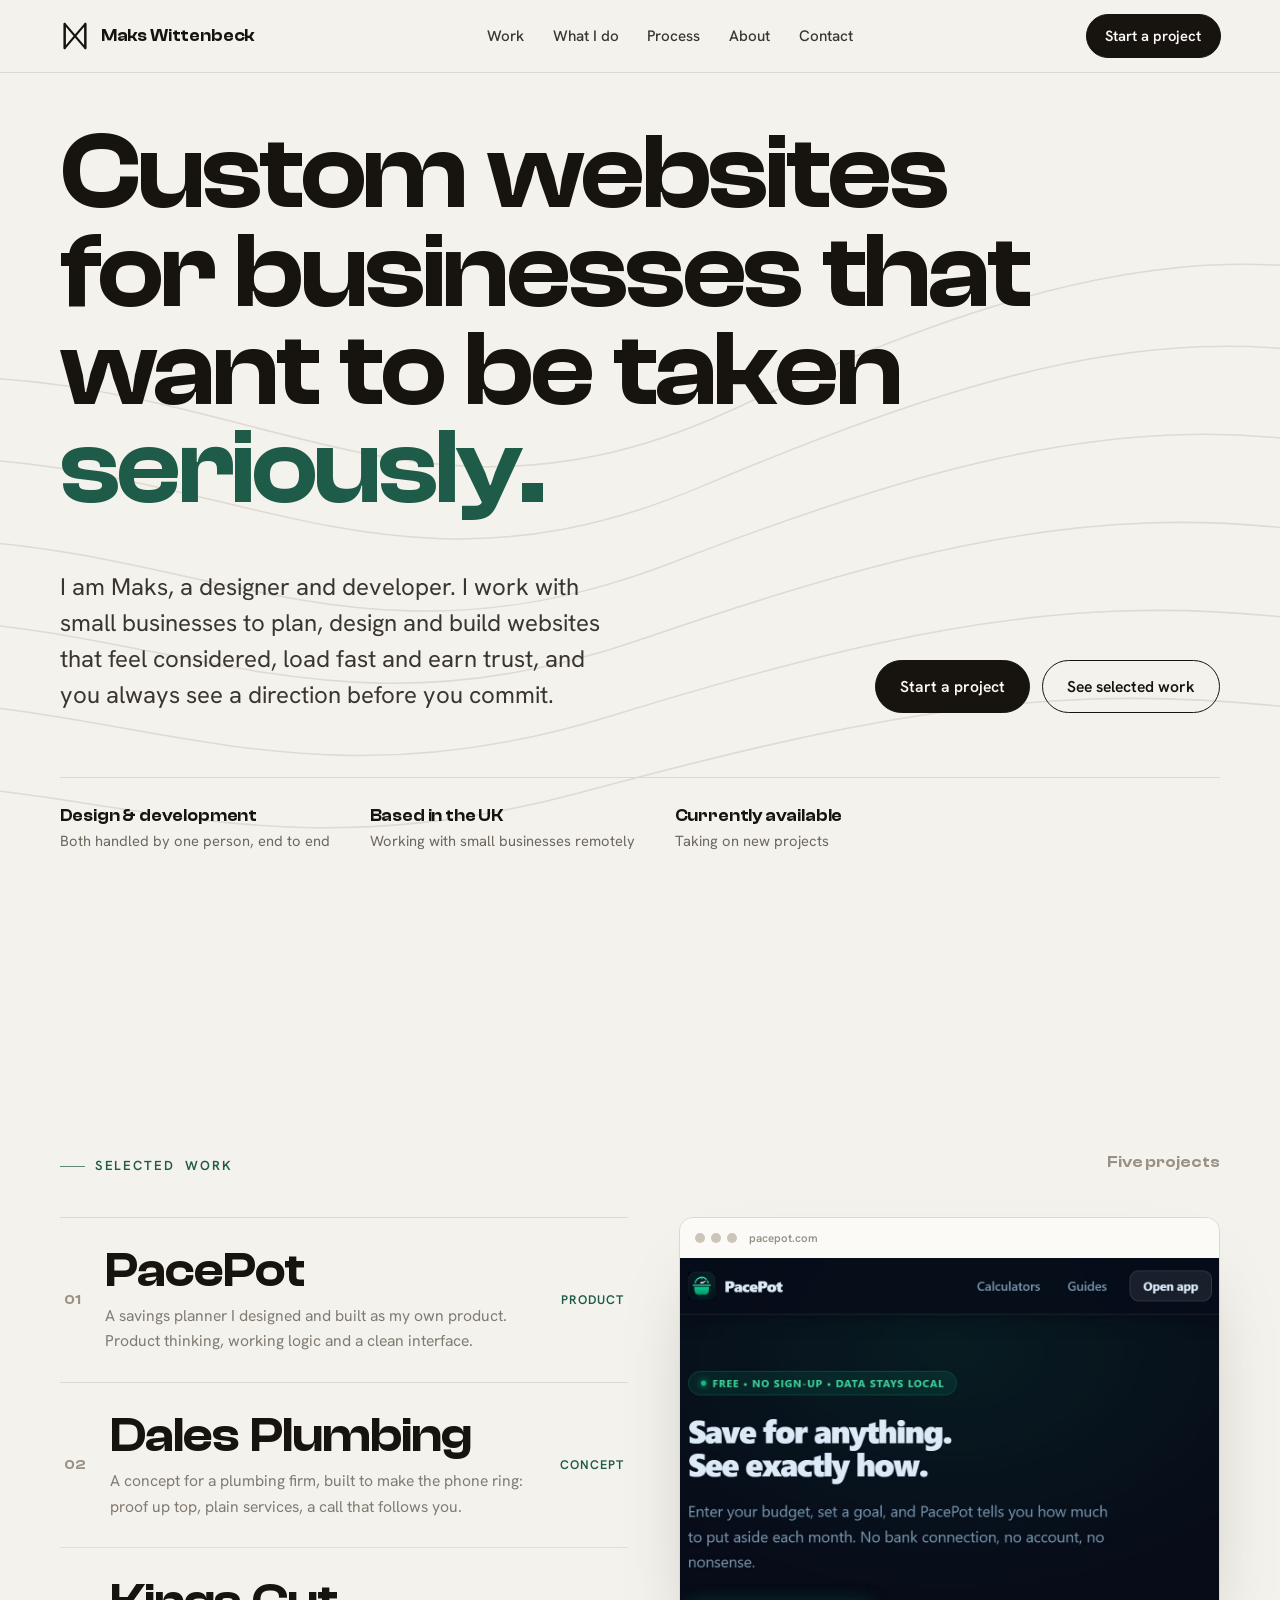
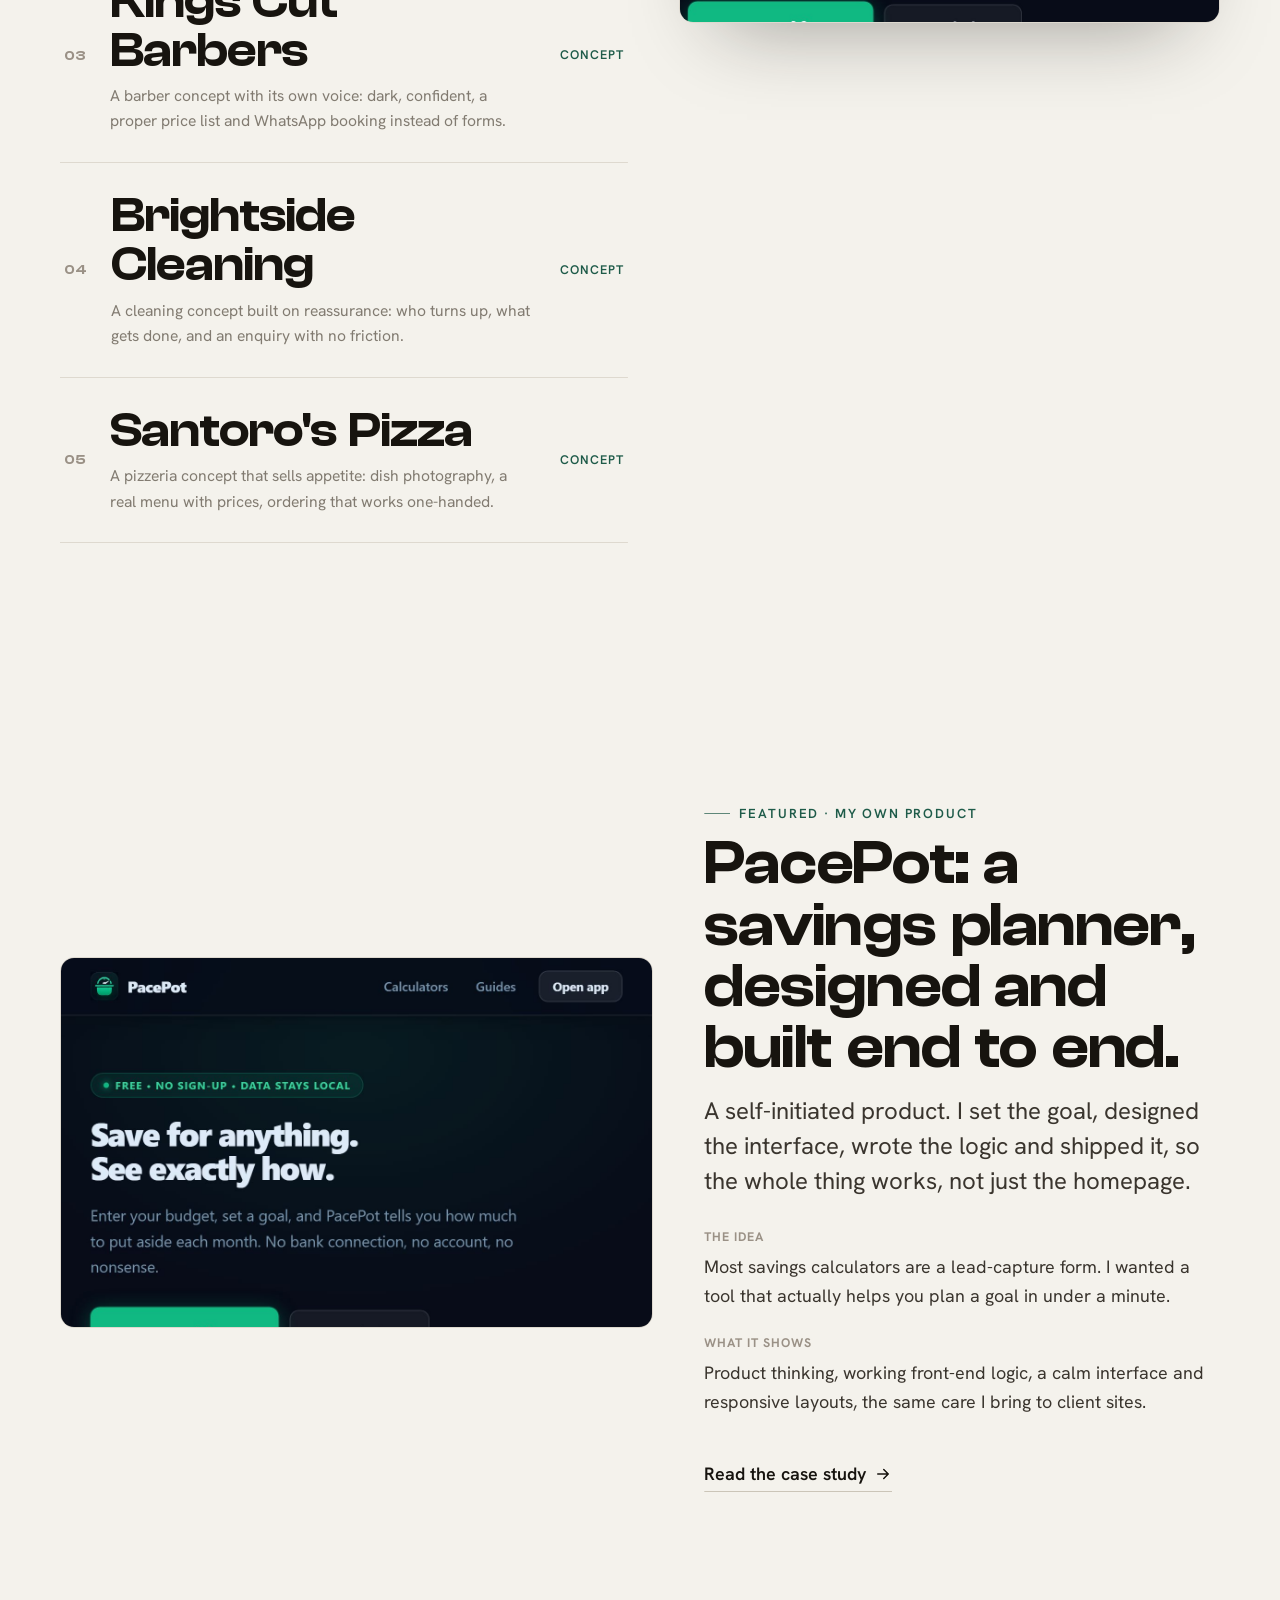
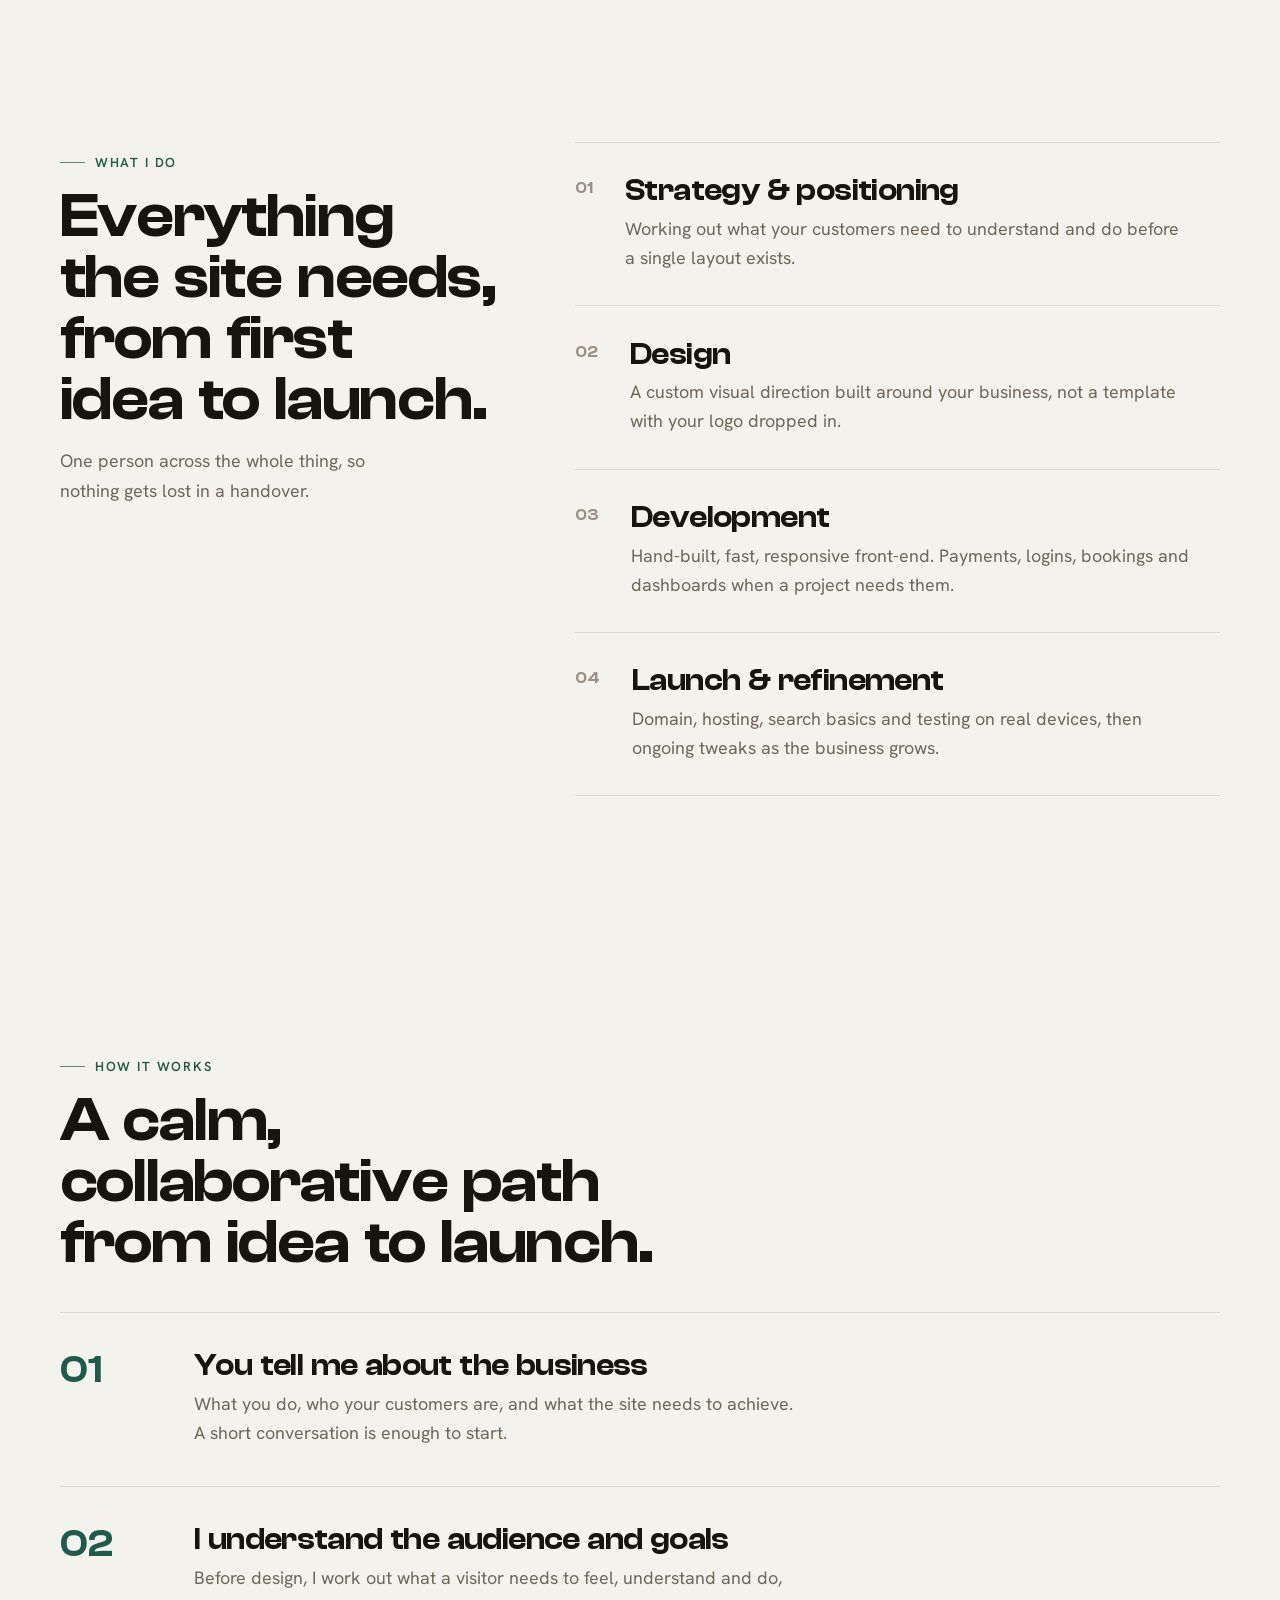
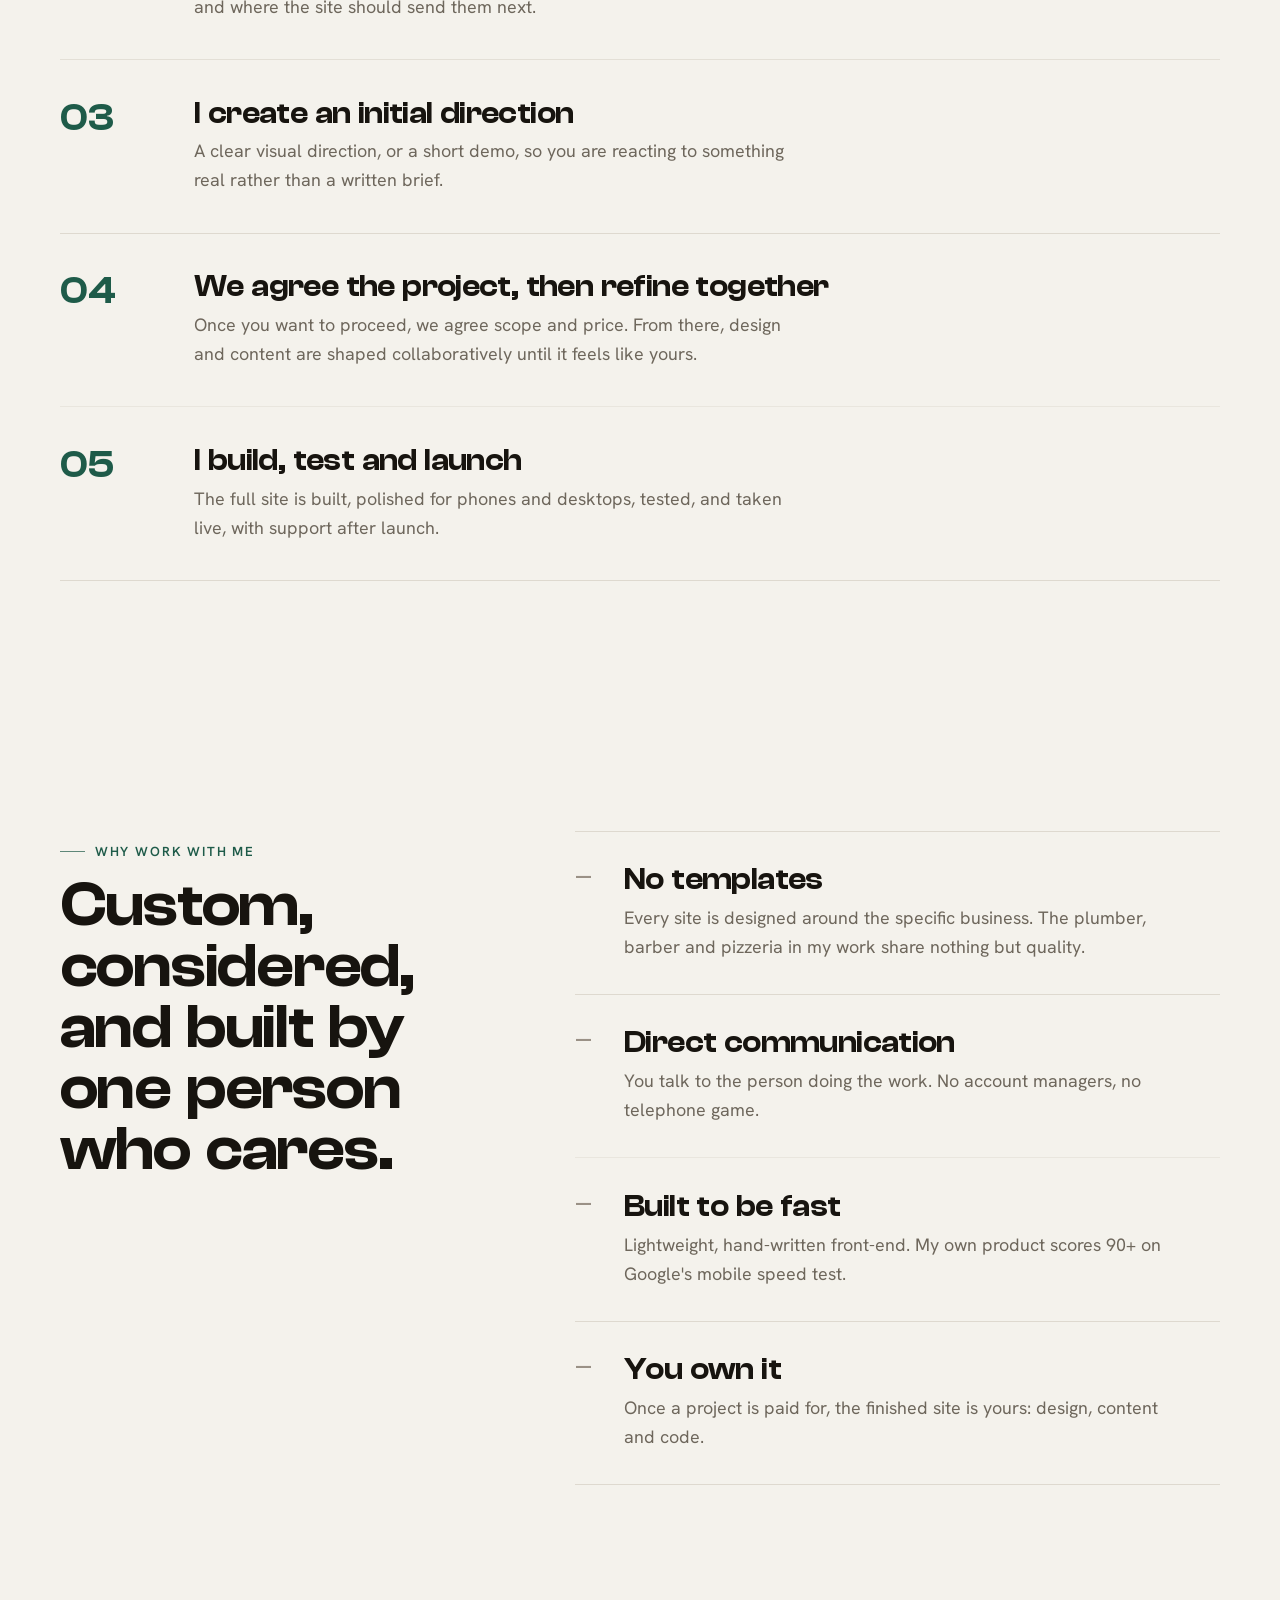
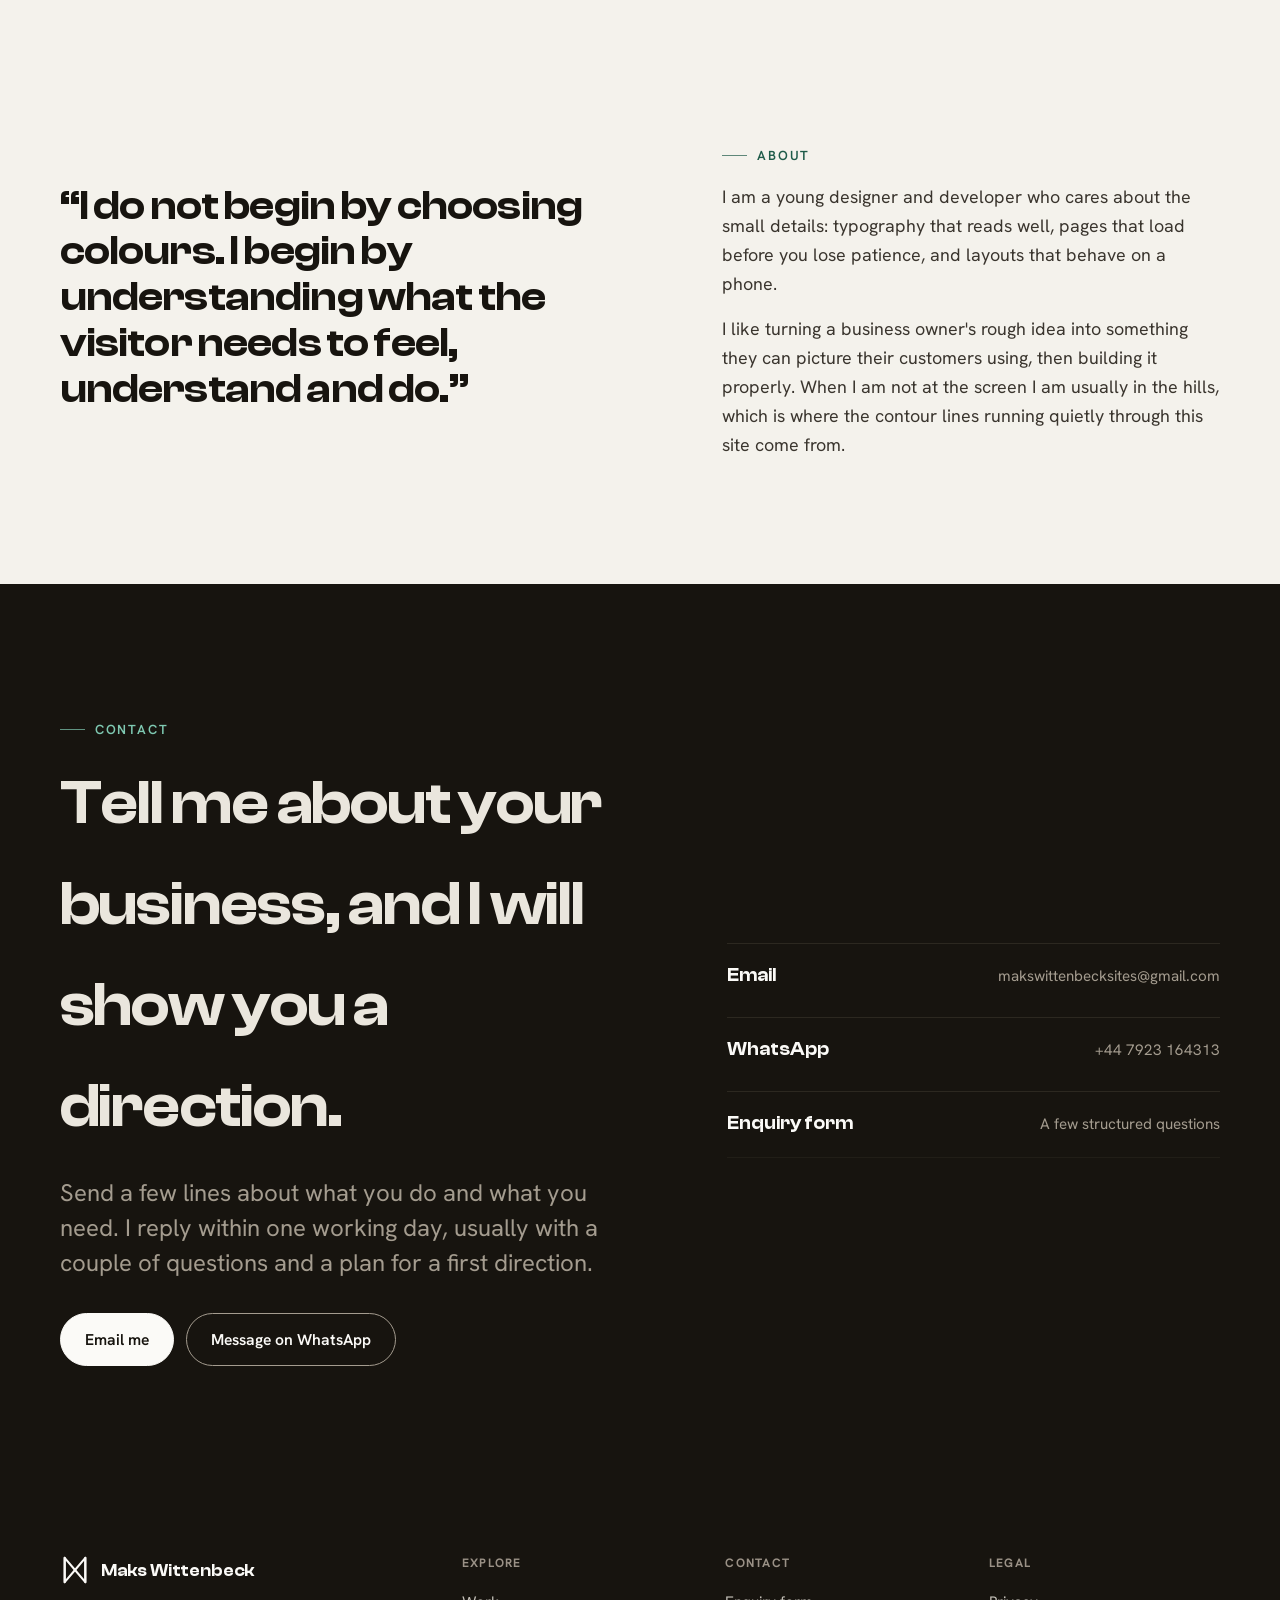
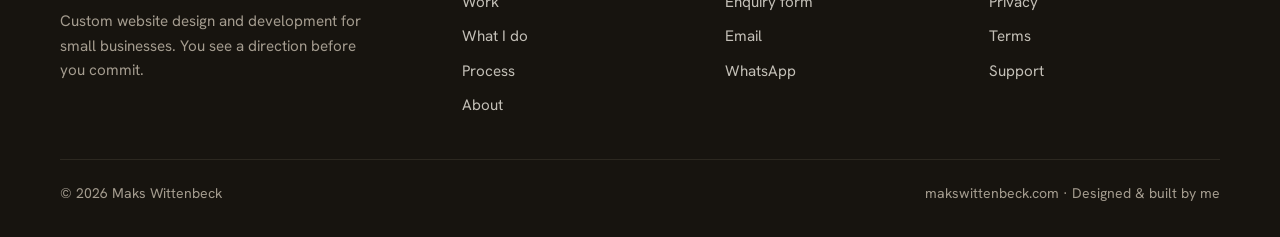
<file: index.html>
<!DOCTYPE html>
<html lang="en">
  <head>
    <meta charset="UTF-8" />
    <meta name="viewport" content="width=device-width, initial-scale=1.0" />
    <title>Maks Wittenbeck — Website Design &amp; Development for Small Businesses</title>
    <meta
      name="description"
      content="Maks Wittenbeck designs and builds custom websites for small businesses. You see a direction before you commit. Selected work, a clear process, and honest case studies."
    />
    <link rel="canonical" href="https://makswittenbeck.com/" />
    <meta property="og:title" content="Maks Wittenbeck — Website Design &amp; Development for Small Businesses" />
    <meta property="og:description" content="Custom websites for small businesses. You see a direction before you commit." />
    <meta property="og:type" content="website" />
    <meta property="og:url" content="https://makswittenbeck.com/" />
    <meta property="og:image" content="https://makswittenbeck.com/assets/social-preview.png" />
    <meta name="twitter:card" content="summary_large_image" />
    <meta name="twitter:title" content="Maks Wittenbeck — Website Design &amp; Development for Small Businesses" />
    <meta name="twitter:description" content="Custom websites for small businesses. You see a direction before you commit." />
    <meta name="theme-color" content="#f4f2ec" />
    <link rel="icon" href="/assets/favicon.svg" type="image/svg+xml" />
    <link rel="preload" href="/assets/fonts/clash-display-600.woff2" as="font" type="font/woff2" crossorigin />
    <link rel="preload" href="/assets/fonts/hanken-variable.woff2" as="font" type="font/woff2" crossorigin />
    <link rel="stylesheet" href="/styles.css" />
    <script type="application/ld+json">
      {
        "@context": "https://schema.org",
        "@type": "Person",
        "name": "Maks Wittenbeck",
        "jobTitle": "Website Designer and Developer",
        "email": "mailto:makswittenbecksites@gmail.com",
        "url": "https://makswittenbeck.com/",
        "knowsAbout": ["Web design", "Web development", "Responsive design", "Small business websites"]
      }
    </script>
  </head>
  <body>
    <a class="skip-link" href="#main">Skip to content</a>

    <header class="site-header">
      <div class="shell nav">
        <a class="brand" href="/" aria-label="Maks Wittenbeck home">
          <span class="brand-dot" aria-hidden="true"><svg viewBox="0 0 32 34" fill="none" stroke="currentColor" stroke-width="2.2" stroke-linecap="round" stroke-linejoin="round"><path d="M5 30V4l11 13L27 4v26"/><path d="M5 4v26l11-13 11 13V4"/></svg></span>
          <span>Maks Wittenbeck</span>
        </a>
        <nav class="nav-links" id="nav-links" aria-label="Primary">
          <a href="#work">Work</a>
          <a href="#services">What I do</a>
          <a href="#process">Process</a>
          <a href="#about">About</a>
          <a href="#contact">Contact</a>
        </nav>
        <div class="nav-actions">
          <a class="btn btn--primary btn--sm" href="#contact" data-magnetic>Start a project</a>
          <button class="menu-toggle" type="button" aria-expanded="false" aria-controls="nav-links" aria-label="Toggle menu">
            <span class="menu-toggle__line"></span>
            <span class="menu-toggle__line"></span>
          </button>
        </div>
      </div>
    </header>

    <main id="main">
      <!-- Hero -->
      <section class="hero" data-hero>
        <div class="topo" aria-hidden="true">
          <svg viewBox="0 0 1200 600" preserveAspectRatio="xMidYMid slice">
            <path d="M-50 480 C 200 420 300 540 560 470 S 950 380 1260 460" />
            <path d="M-50 430 C 220 360 320 500 580 420 S 980 320 1260 410" />
            <path d="M-50 380 C 240 300 340 460 600 370 S 1000 260 1260 360" />
            <path d="M-50 330 C 260 240 360 420 620 320 S 1020 200 1260 310" />
            <path d="M-50 280 C 280 180 380 380 640 270 S 1040 140 1260 260" />
            <path d="M-50 230 C 300 120 400 340 660 220 S 1060 90 1260 210" />
          </svg>
        </div>
        <div class="shell hero__inner">
          <h1 class="hero__statement">
            <span class="line"><span class="reveal--line">Custom websites</span></span>
            <span class="line"><span class="reveal--line">for businesses that</span></span>
            <span class="line"><span class="reveal--line">want to be taken</span></span>
            <span class="line"><span class="reveal--line accent">seriously.</span></span>
          </h1>
          <div class="hero__foot reveal">
            <p>
              I am Maks, a designer and developer. I work with small businesses to plan,
              design and build websites that feel considered, load fast and earn trust,
              and you always see a direction before you commit.
            </p>
            <div class="hero__cta">
              <a class="btn btn--primary" href="#contact" data-magnetic>Start a project</a>
              <a class="btn btn--ghost" href="#work">See selected work</a>
            </div>
          </div>
          <dl class="hero__meta reveal">
            <div><b>Design &amp; development</b>Both handled by one person, end to end</div>
            <div><b>Based in the UK</b>Working with small businesses remotely</div>
            <div><b>Currently available</b>Taking on new projects</div>
          </dl>
        </div>
      </section>

      <!-- Selected work: interactive index -->
      <section class="section" id="work">
        <div class="shell">
          <div class="index">
            <div class="index__head reveal">
              <h2><span class="eyebrow">Selected work</span></h2>
              <p class="index__count">Five projects</p>
            </div>
            <div class="index__grid">
              <!-- desktop preview stage -->
              <div class="index__stage" data-stage aria-hidden="true">
                <div class="index__frame">
                  <div class="bar"><i></i><i></i><i></i><span class="url" data-stage-url>pacepot.com</span></div>
                  <div class="index__shots">
                    <div class="index__shot is-active" data-shot="0"><img src="/assets/shot-pacepot.jpg" alt="" /></div>
                    <div class="index__shot" data-shot="1"><img src="/assets/shot-plumbing.jpg" alt="" /></div>
                    <div class="index__shot" data-shot="2"><img src="/assets/shot-barber.jpg" alt="" /></div>
                    <div class="index__shot" data-shot="3"><img src="/assets/shot-cleaning.jpg" alt="" /></div>
                    <div class="index__shot" data-shot="4"><img src="/assets/shot-takeaway.jpg" alt="" /></div>
                  </div>
                </div>
              </div>

              <div class="index__list" data-index>
                <a class="index__item reveal" href="/work/pacepot/" data-i="0" data-url="pacepot.com">
                  <span class="index__num">01</span>
                  <span class="index__body">
                    <h3>PacePot</h3>
                    <p>A savings planner I designed and built as my own product. Product thinking, working logic and a clean interface.</p>
                    <span class="index__thumb"><img src="/assets/shot-pacepot.jpg" alt="Screenshot of the PacePot savings app" loading="lazy" width="1280" height="800" /></span>
                  </span>
                  <span class="index__tag">Product</span>
                </a>
                <a class="index__item reveal" href="/work/dales-plumbing/" data-i="1" data-url="dalesplumbing.co.uk">
                  <span class="index__num">02</span>
                  <span class="index__body">
                    <h3>Dales Plumbing</h3>
                    <p>A concept for a plumbing firm, built to make the phone ring: proof up top, plain services, a call that follows you.</p>
                    <span class="index__thumb"><img src="/assets/shot-plumbing.jpg" alt="Screenshot of the Dales Plumbing concept site" loading="lazy" width="1280" height="800" /></span>
                  </span>
                  <span class="index__tag">Concept</span>
                </a>
                <a class="index__item reveal" href="/work/kings-cut-barbers/" data-i="2" data-url="kingscutbarbers.co.uk">
                  <span class="index__num">03</span>
                  <span class="index__body">
                    <h3>Kings Cut Barbers</h3>
                    <p>A barber concept with its own voice: dark, confident, a proper price list and WhatsApp booking instead of forms.</p>
                    <span class="index__thumb"><img src="/assets/shot-barber.jpg" alt="Screenshot of the Kings Cut Barbers concept site" loading="lazy" width="1280" height="800" /></span>
                  </span>
                  <span class="index__tag">Concept</span>
                </a>
                <a class="index__item reveal" href="/work/brightside-cleaning/" data-i="3" data-url="brightsidecleaning.co.uk">
                  <span class="index__num">04</span>
                  <span class="index__body">
                    <h3>Brightside Cleaning</h3>
                    <p>A cleaning concept built on reassurance: who turns up, what gets done, and an enquiry with no friction.</p>
                    <span class="index__thumb"><img src="/assets/shot-cleaning.jpg" alt="Screenshot of the Brightside Cleaning concept site" loading="lazy" width="1280" height="800" /></span>
                  </span>
                  <span class="index__tag">Concept</span>
                </a>
                <a class="index__item reveal" href="/work/santoros-pizza/" data-i="4" data-url="santoros.co.uk">
                  <span class="index__num">05</span>
                  <span class="index__body">
                    <h3>Santoro's Pizza</h3>
                    <p>A pizzeria concept that sells appetite: dish photography, a real menu with prices, ordering that works one-handed.</p>
                    <span class="index__thumb"><img src="/assets/shot-takeaway.jpg" alt="Screenshot of the Santoro's Pizza concept site" loading="lazy" width="1280" height="800" /></span>
                  </span>
                  <span class="index__tag">Concept</span>
                </a>
              </div>
            </div>
          </div>
        </div>
      </section>

      <!-- Featured case study -->
      <section class="section" aria-label="Featured project">
        <div class="shell">
          <div class="feature__grid">
            <a class="feature__media reveal reveal--mask" href="/work/pacepot/" aria-label="Read the PacePot case study">
              <img src="/assets/shot-pacepot.jpg" alt="The PacePot savings planner homepage" width="1280" height="800" loading="lazy" />
            </a>
            <div class="feature__body reveal">
              <span class="eyebrow">Featured &middot; my own product</span>
              <h2>PacePot: a savings planner, designed and built end to end.</h2>
              <p class="lede" style="margin-top:1rem">
                A self-initiated product. I set the goal, designed the interface, wrote the
                logic and shipped it, so the whole thing works, not just the homepage.
              </p>
              <dl class="feature__note">
                <div>
                  <dt>The idea</dt>
                  <dd>Most savings calculators are a lead-capture form. I wanted a tool that actually helps you plan a goal in under a minute.</dd>
                </div>
                <div>
                  <dt>What it shows</dt>
                  <dd>Product thinking, working front-end logic, a calm interface and responsive layouts, the same care I bring to client sites.</dd>
                </div>
              </dl>
              <a class="arrow-link" href="/work/pacepot/" style="margin-top:1.6rem">Read the case study
                <svg width="18" height="18" viewBox="0 0 24 24" fill="none" stroke="currentColor" stroke-width="2" stroke-linecap="round" stroke-linejoin="round"><path d="M5 12h14M13 6l6 6-6 6"/></svg>
              </a>
            </div>
          </div>
        </div>
      </section>

      <!-- What I do -->
      <section class="section" id="services">
        <div class="shell split split--sticky">
          <div class="reveal">
            <span class="eyebrow">What I do</span>
            <h2 style="font-size:var(--fs-h2);margin-top:0.8rem">Everything the site needs, from first idea to launch.</h2>
            <p class="muted" style="margin-top:1rem;max-width:34ch">One person across the whole thing, so nothing gets lost in a handover.</p>
          </div>
          <div class="rows">
            <div class="row reveal"><span class="row__k">01</span><div><h3>Strategy &amp; positioning</h3><p>Working out what your customers need to understand and do before a single layout exists.</p></div></div>
            <div class="row reveal"><span class="row__k">02</span><div><h3>Design</h3><p>A custom visual direction built around your business, not a template with your logo dropped in.</p></div></div>
            <div class="row reveal"><span class="row__k">03</span><div><h3>Development</h3><p>Hand-built, fast, responsive front-end. Payments, logins, bookings and dashboards when a project needs them.</p></div></div>
            <div class="row reveal"><span class="row__k">04</span><div><h3>Launch &amp; refinement</h3><p>Domain, hosting, search basics and testing on real devices, then ongoing tweaks as the business grows.</p></div></div>
          </div>
        </div>
      </section>

      <!-- Process -->
      <section class="section" id="process">
        <div class="shell">
          <div class="section-head reveal">
            <span class="eyebrow">How it works</span>
            <h2 style="margin-top:0.8rem">A calm, collaborative path from idea to launch.</h2>
          </div>
          <div class="path">
            <div class="path__step reveal"><span class="path__n">01</span><div><h3>You tell me about the business</h3><p>What you do, who your customers are, and what the site needs to achieve. A short conversation is enough to start.</p></div></div>
            <div class="path__step reveal"><span class="path__n">02</span><div><h3>I understand the audience and goals</h3><p>Before design, I work out what a visitor needs to feel, understand and do, and where the site should send them next.</p></div></div>
            <div class="path__step reveal"><span class="path__n">03</span><div><h3>I create an initial direction</h3><p>A clear visual direction, or a short demo, so you are reacting to something real rather than a written brief.</p></div></div>
            <div class="path__step reveal"><span class="path__n">04</span><div><h3>We agree the project, then refine together</h3><p>Once you want to proceed, we agree scope and price. From there, design and content are shaped collaboratively until it feels like yours.</p></div></div>
            <div class="path__step reveal"><span class="path__n">05</span><div><h3>I build, test and launch</h3><p>The full site is built, polished for phones and desktops, tested, and taken live, with support after launch.</p></div></div>
          </div>
        </div>
      </section>

      <!-- Why -->
      <section class="section" id="why">
        <div class="shell split">
          <div class="reveal">
            <span class="eyebrow">Why work with me</span>
            <h2 style="font-size:var(--fs-h2);margin-top:0.8rem">Custom, considered, and built by one person who cares.</h2>
          </div>
          <div class="rows">
            <div class="row reveal"><span class="row__k">&mdash;</span><div><h3>No templates</h3><p>Every site is designed around the specific business. The plumber, barber and pizzeria in my work share nothing but quality.</p></div></div>
            <div class="row reveal"><span class="row__k">&mdash;</span><div><h3>Direct communication</h3><p>You talk to the person doing the work. No account managers, no telephone game.</p></div></div>
            <div class="row reveal"><span class="row__k">&mdash;</span><div><h3>Built to be fast</h3><p>Lightweight, hand-written front-end. My own product scores 90+ on Google's mobile speed test.</p></div></div>
            <div class="row reveal"><span class="row__k">&mdash;</span><div><h3>You own it</h3><p>Once a project is paid for, the finished site is yours: design, content and code.</p></div></div>
          </div>
        </div>
      </section>

      <!-- About -->
      <section class="section" id="about">
        <div class="shell about__grid">
          <p class="about__note reveal">
            &ldquo;I do not begin by choosing colours. I begin by understanding what the
            visitor needs to feel, understand and do.&rdquo;
          </p>
          <div class="about__body reveal">
            <span class="eyebrow">About</span>
            <p>
              I am a young designer and developer who cares about the small details:
              typography that reads well, pages that load before you lose patience, and
              layouts that behave on a phone.
            </p>
            <p>
              I like turning a business owner's rough idea into something they can picture
              their customers using, then building it properly. When I am not at the screen
              I am usually in the hills, which is where the contour lines running quietly
              through this site come from.
            </p>
          </div>
        </div>
      </section>

      <!-- Contact -->
      <section class="section on-ink" id="contact">
        <div class="shell contact__grid">
          <div class="reveal">
            <span class="eyebrow">Contact</span>
            <p class="contact__big" style="margin-top:0.8rem">Tell me about your business, and I will show you a direction.</p>
            <p class="lede" style="margin-top:1.2rem;max-width:44ch">
              Send a few lines about what you do and what you need. I reply within one
              working day, usually with a couple of questions and a plan for a first direction.
            </p>
            <div class="hero__cta" style="margin-top:2rem">
              <a class="btn btn--primary" href="mailto:makswittenbecksites@gmail.com?subject=Website%20enquiry" data-magnetic>Email me</a>
              <a class="btn btn--ghost" href="https://wa.me/447923164313" target="_blank" rel="noopener">Message on WhatsApp</a>
            </div>
          </div>
          <div class="reveal">
            <div class="contact__methods">
              <a class="contact__method" href="mailto:makswittenbecksites@gmail.com">
                <b>Email</b><span>makswittenbecksites@gmail.com</span>
              </a>
              <a class="contact__method" href="https://wa.me/447923164313" target="_blank" rel="noopener">
                <b>WhatsApp</b><span>+44 7923 164313</span>
              </a>
              <a class="contact__method" href="/contact/">
                <b>Enquiry form</b><span>A few structured questions</span>
              </a>
            </div>
          </div>
        </div>
      </section>
    </main>

    <footer class="site-footer">
      <div class="shell">
        <div class="footer-top">
          <div class="footer-brand">
            <a class="brand" href="/"><span class="brand-dot" aria-hidden="true"><svg viewBox="0 0 32 34" fill="none" stroke="currentColor" stroke-width="2.2" stroke-linecap="round" stroke-linejoin="round"><path d="M5 30V4l11 13L27 4v26"/><path d="M5 4v26l11-13 11 13V4"/></svg></span><span>Maks Wittenbeck</span></a>
            <p>Custom website design and development for small businesses. You see a direction before you commit.</p>
          </div>
          <div class="footer-col">
            <h4>Explore</h4>
            <nav aria-label="Footer explore">
              <a href="#work">Work</a>
              <a href="#services">What I do</a>
              <a href="#process">Process</a>
              <a href="#about">About</a>
            </nav>
          </div>
          <div class="footer-col">
            <h4>Contact</h4>
            <nav aria-label="Footer contact">
              <a href="/contact/">Enquiry form</a>
              <a href="mailto:makswittenbecksites@gmail.com">Email</a>
              <a href="https://wa.me/447923164313" target="_blank" rel="noopener">WhatsApp</a>
            </nav>
          </div>
          <div class="footer-col">
            <h4>Legal</h4>
            <nav aria-label="Footer legal">
              <a href="/privacy/">Privacy</a>
              <a href="/terms/">Terms</a>
              <a href="mailto:makswittenbecksites@gmail.com?subject=Support">Support</a>
            </nav>
          </div>
        </div>
        <div class="footer-bottom">
          <p>&copy; <span id="year"></span> Maks Wittenbeck</p>
          <p>makswittenbeck.com &middot; Designed &amp; built by me</p>
        </div>
      </div>
    </footer>

    <script src="/script.js"></script>
  </body>
</html>
</file>
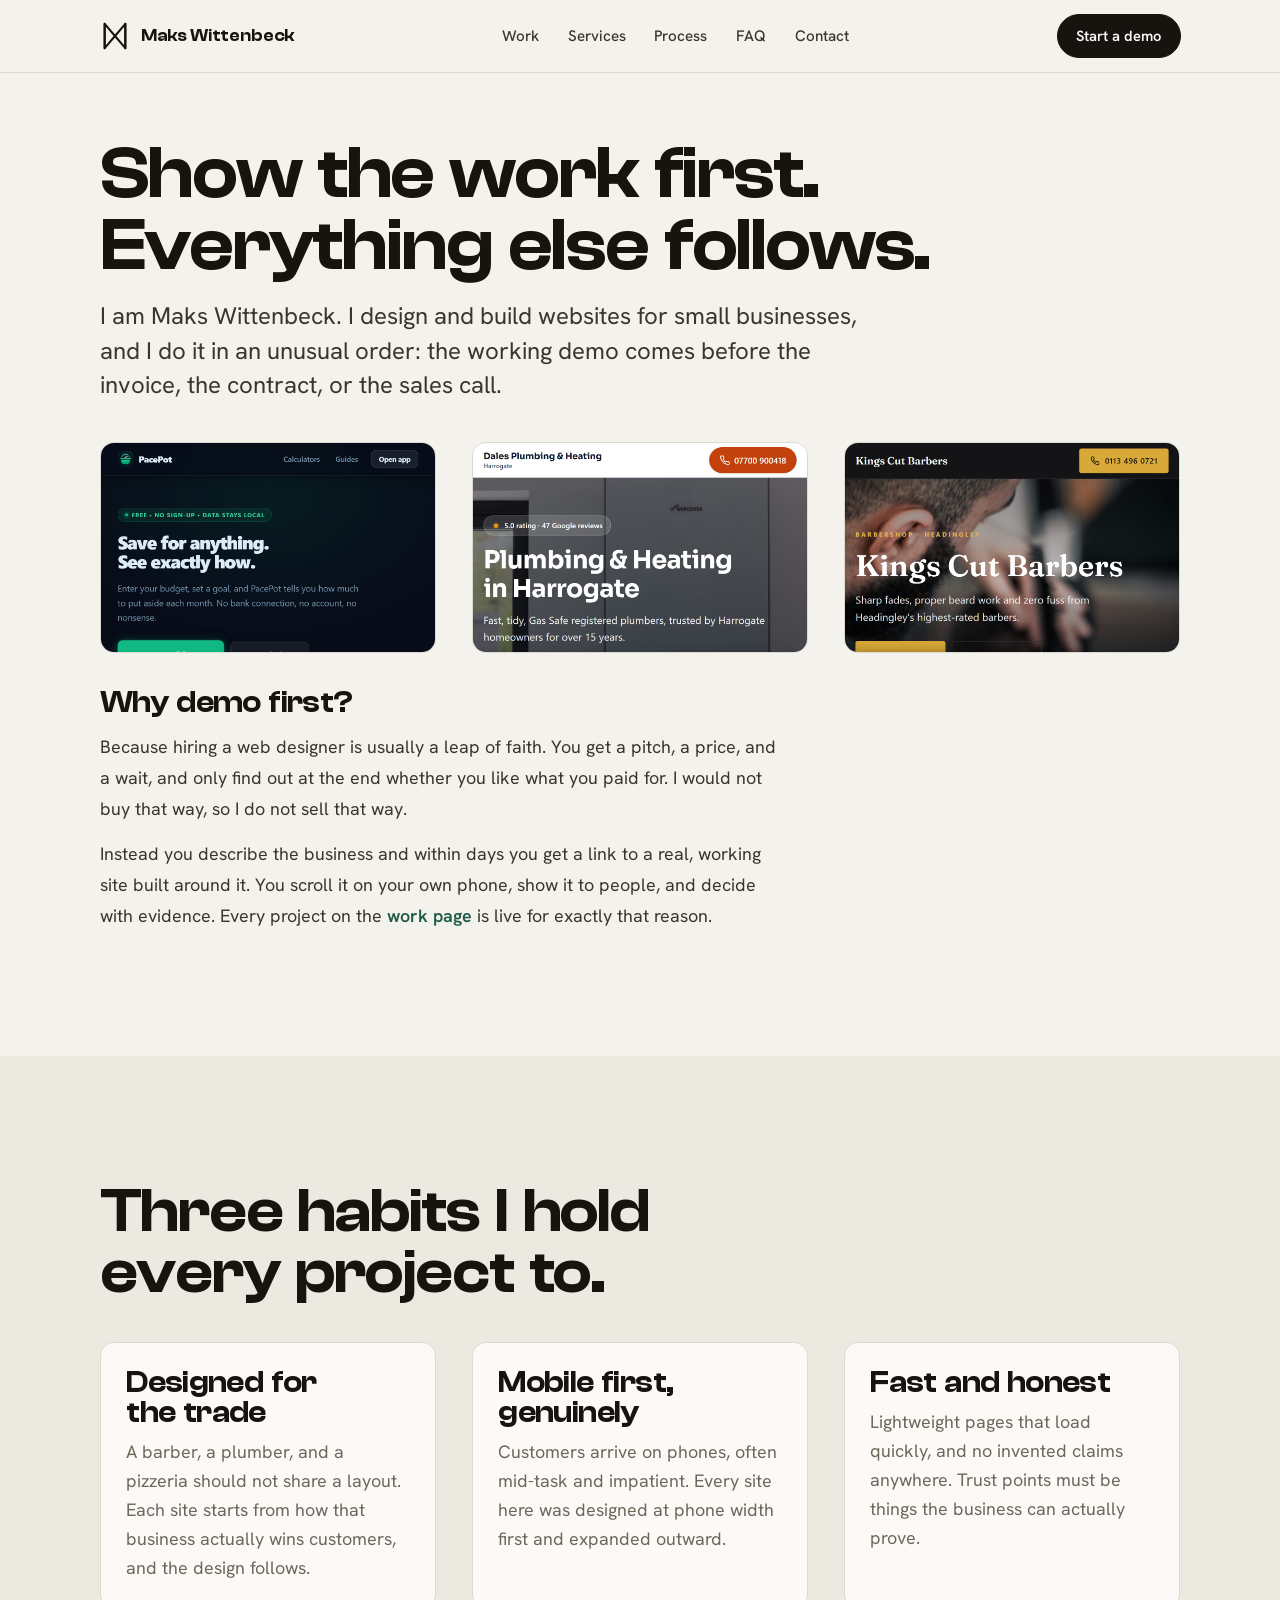
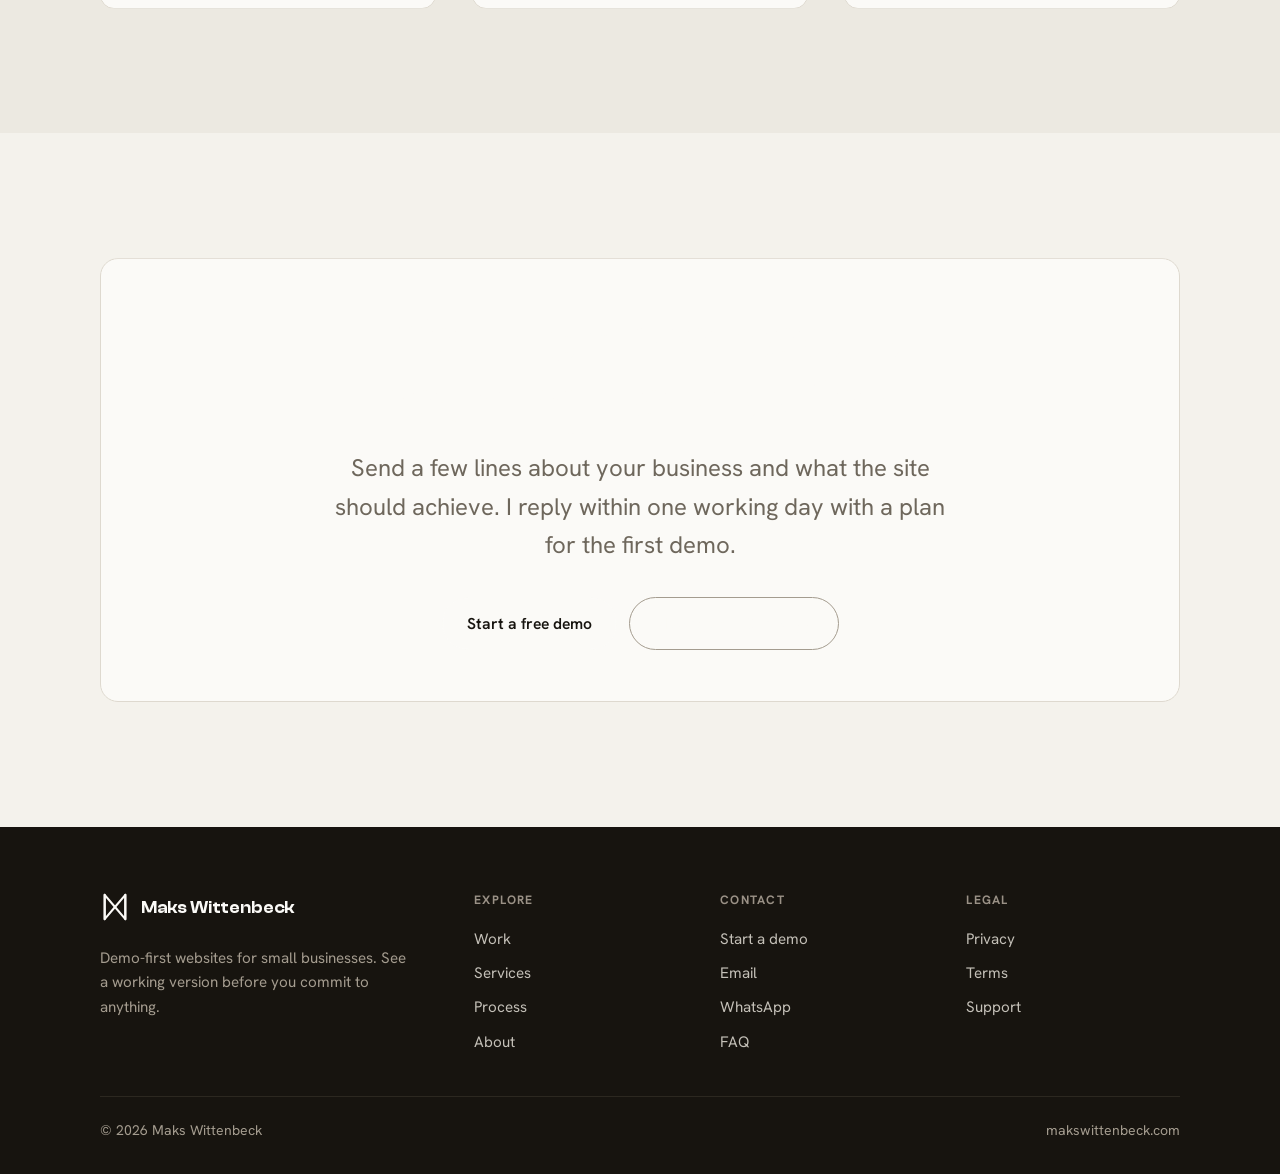
<file: about/index.html>
<!DOCTYPE html>
<html lang="en">
  <head>
    <meta charset="UTF-8" />
    <meta name="viewport" content="width=device-width, initial-scale=1.0" />
    <title>About | Maks Wittenbeck</title>
    <meta name="description" content="Maks Wittenbeck designs and builds websites for small businesses, demo first. Judge finished work, not a pitch." />
    <link rel="canonical" href="https://makswittenbeck.com/about/" />
    <meta property="og:title" content="About | Maks Wittenbeck" />
    <meta property="og:description" content="Maks Wittenbeck designs and builds websites for small businesses, demo first. Judge finished work, not a pitch." />
    <meta property="og:type" content="website" />
    <meta property="og:url" content="https://makswittenbeck.com/about/" />
    <meta property="og:image" content="https://makswittenbeck.com/assets/social-preview.png" />
    <meta name="twitter:card" content="summary_large_image" />
    <meta name="theme-color" content="#f4f2ec" />
    <link rel="icon" href="/assets/favicon.svg" type="image/svg+xml" />
    <link rel="preload" href="/assets/fonts/clash-display-600.woff2" as="font" type="font/woff2" crossorigin />
    <link rel="preload" href="/assets/fonts/hanken-variable.woff2" as="font" type="font/woff2" crossorigin />
    <link rel="stylesheet" href="/styles.css" />
  </head>
  <body>
    <a class="skip-link" href="#main">Skip to content</a>
    <header class="site-header">
      <div class="container nav">
        <a class="brand" href="/" aria-label="Maks Wittenbeck home">
          <span class="brand-dot" aria-hidden="true"><svg viewBox="0 0 32 34" fill="none" stroke="currentColor" stroke-width="2.2" stroke-linecap="round" stroke-linejoin="round"><path d="M5 30V4l11 13L27 4v26"/><path d="M5 4v26l11-13 11 13V4"/></svg></span>
          <span>Maks Wittenbeck</span>
        </a>
        <nav class="nav-links" id="nav-links" aria-label="Primary">
          <a href="/work/">Work</a>
          <a href="/services/">Services</a>
          <a href="/#process">Process</a>
          <a href="/contact/#faq">FAQ</a>
          <a href="/contact/">Contact</a>
        </nav>
        <div class="nav-actions">
          <a class="btn btn--primary btn--sm" href="/contact/">Start a demo</a>
          <button class="menu-toggle" type="button" aria-expanded="false" aria-controls="nav-links" aria-label="Toggle menu">
            <span class="menu-toggle__line"></span>
            <span class="menu-toggle__line"></span>
          </button>
        </div>
      </div>
    </header>
    <main id="main">
      <section class="section page-hero">
        <div class="container">
          <h1>Show the work first. Everything else follows.</h1>
          <p class="lede">I am Maks Wittenbeck. I design and build websites for small businesses, and I do it in an unusual order: the working demo comes before the invoice, the contract, or the sales call.</p>
        </div>
      </section>
      <section class="section" style="padding-top:0">
        <div class="container">
          <div class="grid grid--3" style="margin-bottom:2rem">
            <a class="case-shot" href="https://pacepot.com" target="_blank" rel="noopener" aria-label="PacePot"><img src="/assets/shot-pacepot.jpg" alt="PacePot" width="1280" height="800" loading="lazy"></a>
            <a class="case-shot" href="https://example-plumber-wheat.vercel.app" target="_blank" rel="noopener" aria-label="Dales Plumbing"><img src="/assets/shot-plumbing.jpg" alt="Dales Plumbing demo" width="1280" height="800" loading="lazy"></a>
            <a class="case-shot" href="https://example-barber.vercel.app" target="_blank" rel="noopener" aria-label="Kings Cut Barbers"><img src="/assets/shot-barber.jpg" alt="Kings Cut Barbers demo" width="1280" height="800" loading="lazy"></a>
          </div>
          <div class="prose">
            <h2>Why demo first?</h2>
            <p>Because hiring a web designer is usually a leap of faith. You get a pitch, a price, and a wait, and only find out at the end whether you like what you paid for. I would not buy that way, so I do not sell that way.</p>
            <p>Instead you describe the business and within days you get a link to a real, working site built around it. You scroll it on your own phone, show it to people, and decide with evidence. Every project on the <a href="/work/">work page</a> is live for exactly that reason.</p>
          </div>
        </div>
      </section>
      <section class="section bg-soft">
        <div class="container">
          <div class="section-head reveal"><h2>Three habits I hold every project to.</h2></div>
          <div class="grid grid--3">
            <article class="card reveal"><h3>Designed for the trade</h3><p>A barber, a plumber, and a pizzeria should not share a layout. Each site starts from how that business actually wins customers, and the design follows.</p></article>
            <article class="card reveal"><h3>Mobile first, genuinely</h3><p>Customers arrive on phones, often mid-task and impatient. Every site here was designed at phone width first and expanded outward.</p></article>
            <article class="card reveal"><h3>Fast and honest</h3><p>Lightweight pages that load quickly, and no invented claims anywhere. Trust points must be things the business can actually prove.</p></article>
          </div>
        </div>
      </section>

      <section class="section">
        <div class="container">
          <div class="cta reveal">
            <h2>Your demo costs nothing to ask for.</h2>
            <p>Send a few lines about your business and what the site should achieve. I reply within one working day with a plan for the first demo.</p>
            <div class="cta-actions">
              <a class="btn btn--primary" href="/contact/">Start a free demo</a>
              <a class="btn btn--ghost" href="https://wa.me/447923164313" target="_blank" rel="noopener">Message on WhatsApp</a>
            </div>
          </div>
        </div>
      </section>
    </main>
    <footer class="site-footer">
      <div class="container">
        <div class="footer-top">
          <div class="footer-brand">
            <a class="brand" href="/"><span class="brand-dot" aria-hidden="true"><svg viewBox="0 0 32 34" fill="none" stroke="currentColor" stroke-width="2.2" stroke-linecap="round" stroke-linejoin="round"><path d="M5 30V4l11 13L27 4v26"/><path d="M5 4v26l11-13 11 13V4"/></svg></span><span>Maks Wittenbeck</span></a>
            <p>Demo-first websites for small businesses. See a working version before you commit to anything.</p>
          </div>
          <div class="footer-col">
            <h4>Explore</h4>
            <nav aria-label="Footer explore">
              <a href="/work/">Work</a>
              <a href="/services/">Services</a>
              <a href="/#process">Process</a>
              <a href="/about/">About</a>
            </nav>
          </div>
          <div class="footer-col">
            <h4>Contact</h4>
            <nav aria-label="Footer contact">
              <a href="/contact/">Start a demo</a>
              <a href="mailto:makswittenbecksites@gmail.com">Email</a>
              <a href="https://wa.me/447923164313" target="_blank" rel="noopener">WhatsApp</a>
              <a href="/contact/#faq">FAQ</a>
            </nav>
          </div>
          <div class="footer-col">
            <h4>Legal</h4>
            <nav aria-label="Footer legal">
              <a href="/privacy/">Privacy</a>
              <a href="/terms/">Terms</a>
              <a href="mailto:makswittenbecksites@gmail.com?subject=Support">Support</a>
            </nav>
          </div>
        </div>
        <div class="footer-bottom">
          <p>&copy; <span id="year"></span> Maks Wittenbeck</p>
          <p>makswittenbeck.com</p>
        </div>
      </div>
    </footer>

    <script src="/script.js"></script>
  </body>
</html>
</file>
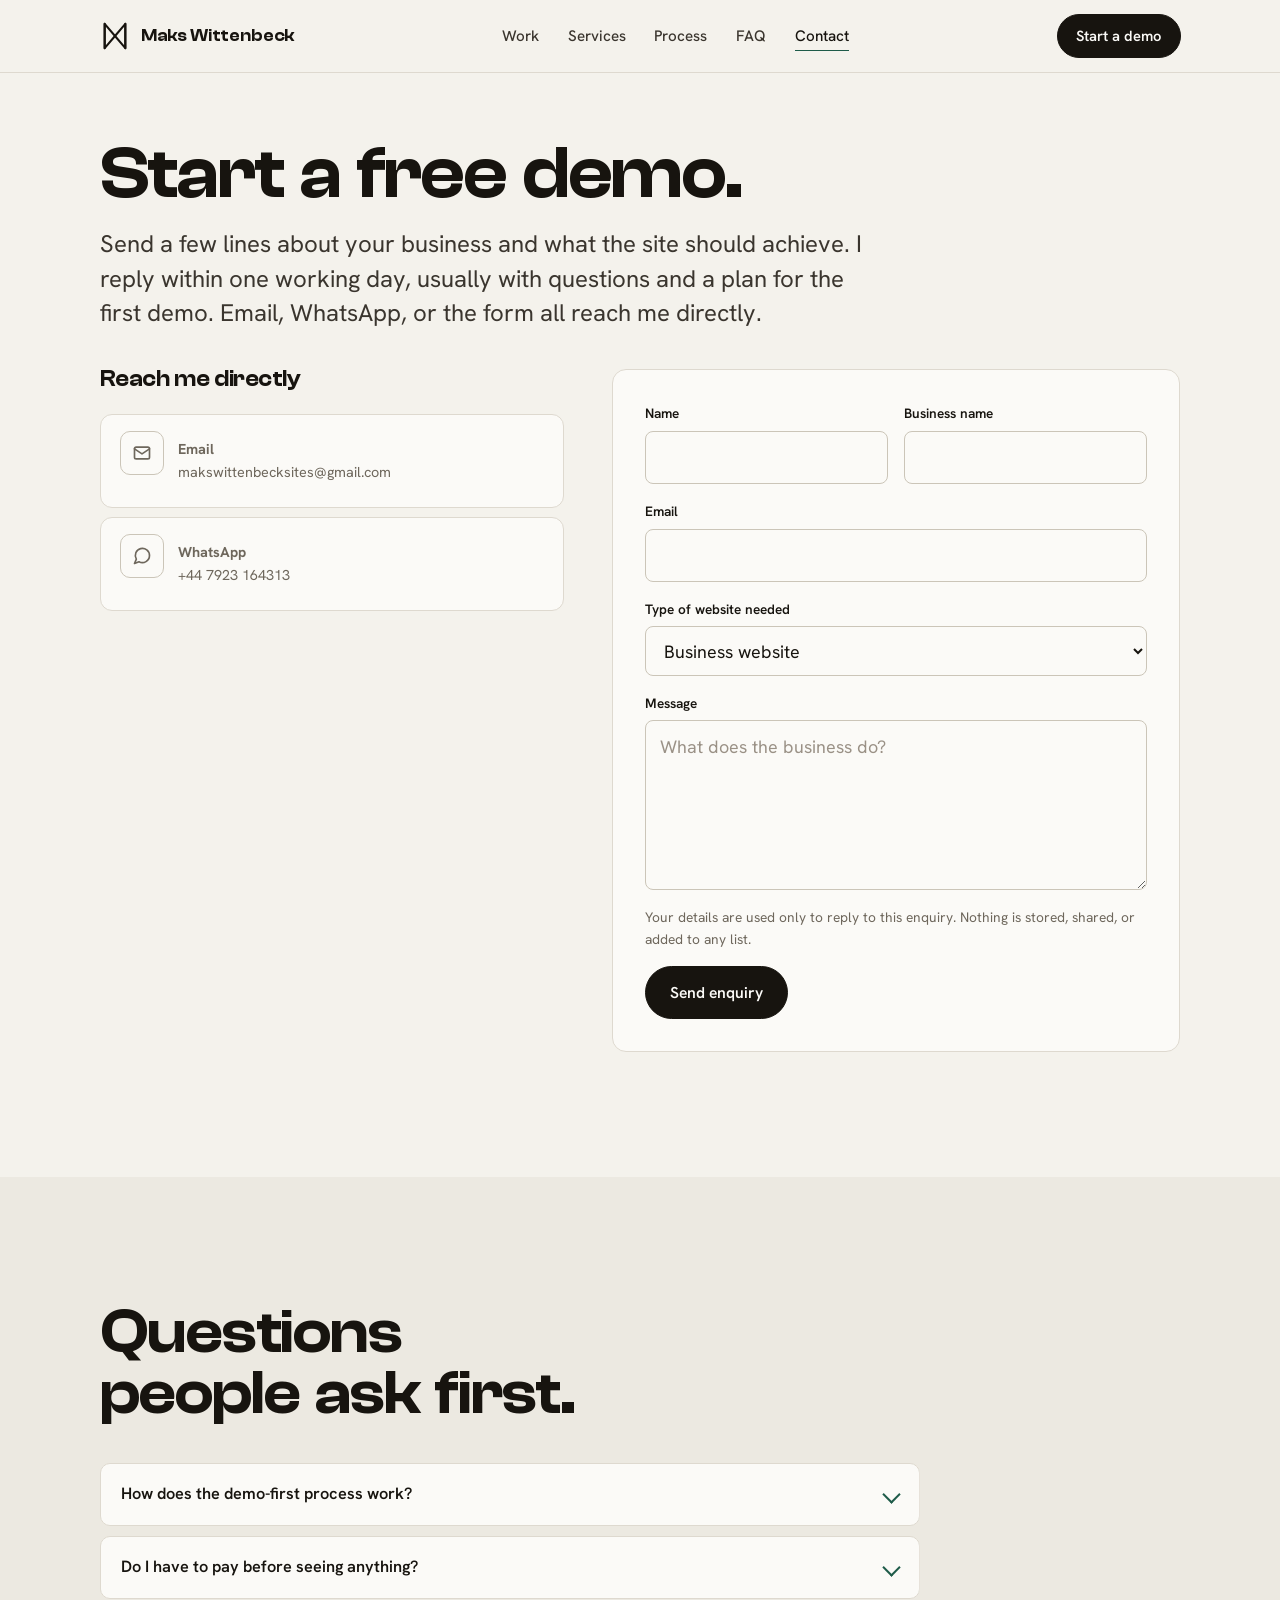
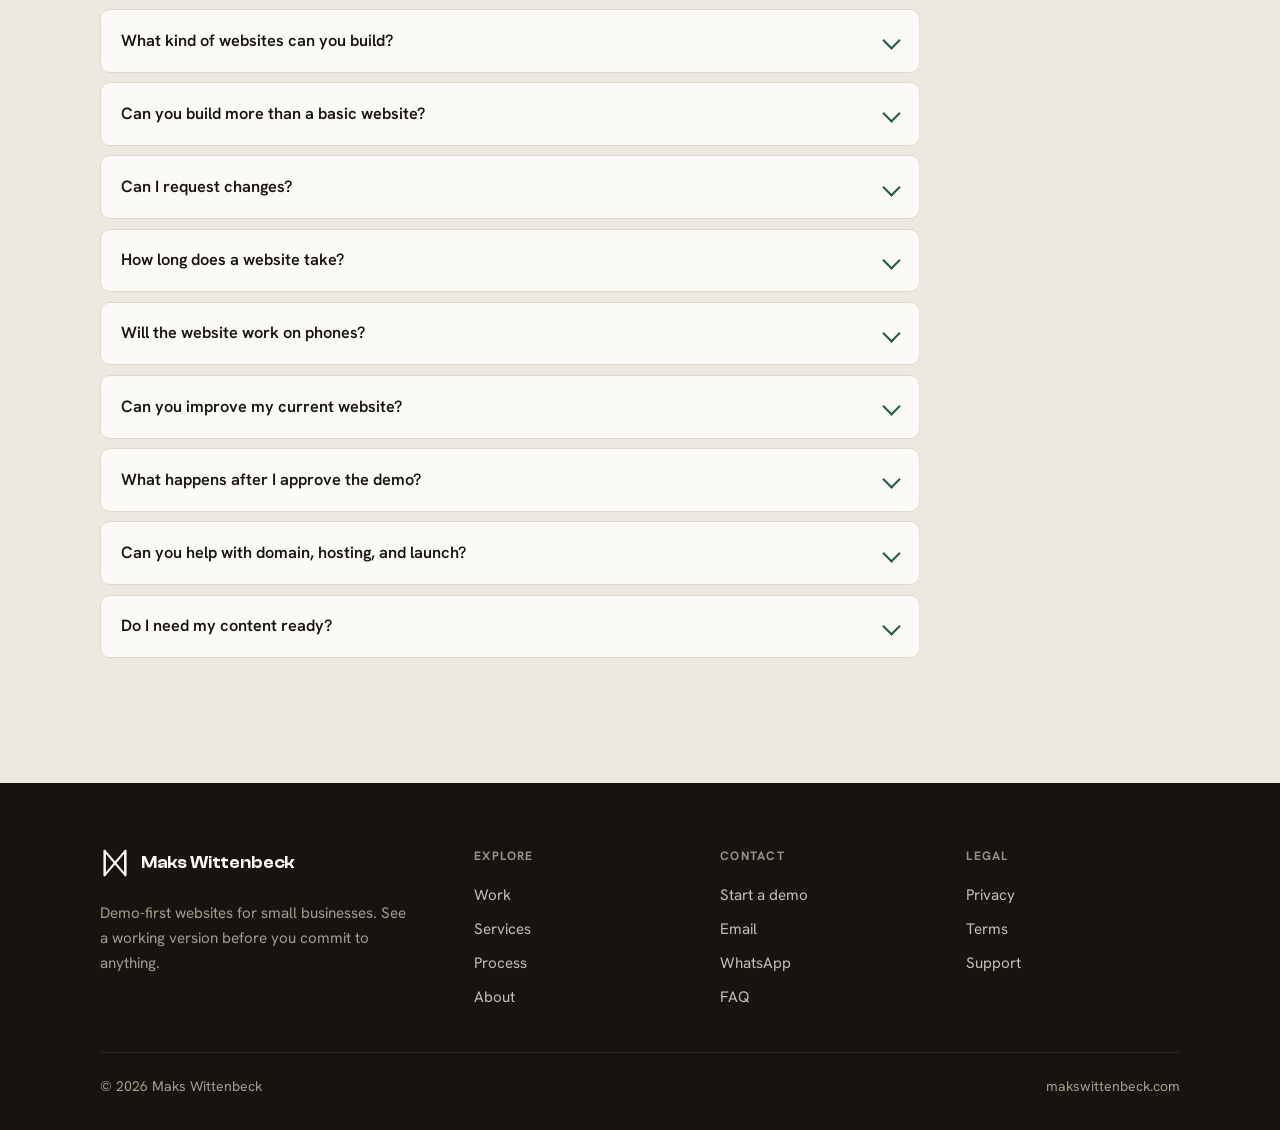
<file: contact/index.html>
<!DOCTYPE html>
<html lang="en">
  <head>
    <meta charset="UTF-8" />
    <meta name="viewport" content="width=device-width, initial-scale=1.0" />
    <title>Contact | Maks Wittenbeck</title>
    <meta name="description" content="Start a website demo for your business. Send a few lines about what you do and get a reply within one working day." />
    <link rel="canonical" href="https://makswittenbeck.com/contact/" />
    <meta property="og:title" content="Contact | Maks Wittenbeck" />
    <meta property="og:description" content="Start a website demo for your business. Send a few lines about what you do and get a reply within one working day." />
    <meta property="og:type" content="website" />
    <meta property="og:url" content="https://makswittenbeck.com/contact/" />
    <meta property="og:image" content="https://makswittenbeck.com/assets/social-preview.png" />
    <meta name="twitter:card" content="summary_large_image" />
    <meta name="theme-color" content="#f4f2ec" />
    <link rel="icon" href="/assets/favicon.svg" type="image/svg+xml" />
    <link rel="preload" href="/assets/fonts/clash-display-600.woff2" as="font" type="font/woff2" crossorigin />
    <link rel="preload" href="/assets/fonts/hanken-variable.woff2" as="font" type="font/woff2" crossorigin />
    <link rel="stylesheet" href="/styles.css" />
  </head>
  <body>
    <a class="skip-link" href="#main">Skip to content</a>
    <header class="site-header">
      <div class="container nav">
        <a class="brand" href="/" aria-label="Maks Wittenbeck home">
          <span class="brand-dot" aria-hidden="true"><svg viewBox="0 0 32 34" fill="none" stroke="currentColor" stroke-width="2.2" stroke-linecap="round" stroke-linejoin="round"><path d="M5 30V4l11 13L27 4v26"/><path d="M5 4v26l11-13 11 13V4"/></svg></span>
          <span>Maks Wittenbeck</span>
        </a>
        <nav class="nav-links" id="nav-links" aria-label="Primary">
          <a href="/work/">Work</a>
          <a href="/services/">Services</a>
          <a href="/#process">Process</a>
          <a href="/contact/#faq">FAQ</a>
          <a href="/contact/" aria-current="page">Contact</a>
        </nav>
        <div class="nav-actions">
          <a class="btn btn--primary btn--sm" href="/contact/">Start a demo</a>
          <button class="menu-toggle" type="button" aria-expanded="false" aria-controls="nav-links" aria-label="Toggle menu">
            <span class="menu-toggle__line"></span>
            <span class="menu-toggle__line"></span>
          </button>
        </div>
      </div>
    </header>
    <main id="main">
      <section class="section page-hero">
        <div class="container">
          <h1>Start a free demo.</h1>
          <p class="lede">Send a few lines about your business and what the site should achieve. I reply within one working day, usually with questions and a plan for the first demo. Email, WhatsApp, or the form all reach me directly.</p>
        </div>
      </section>
      <section class="section" style="padding-top:0">
        <div class="container contact-grid">
          <div>
            <h2 style="font-size:1.4rem">Reach me directly</h2>
            <div class="contact-methods">
              <a class="contact-method" href="mailto:makswittenbecksites@gmail.com?subject=Website%20demo%20request"><span class="card-icon"><svg width="20" height="20" viewBox="0 0 24 24" fill="none" stroke="currentColor" stroke-width="2" stroke-linecap="round" stroke-linejoin="round"><rect x="3" y="5" width="18" height="14" rx="2"/><path d="m3 7 9 6 9-6"/></svg></span><span><b>Email</b><span>makswittenbecksites@gmail.com</span></span></a>
              <a class="contact-method" href="https://wa.me/447923164313" target="_blank" rel="noopener"><span class="card-icon"><svg width="20" height="20" viewBox="0 0 24 24" fill="none" stroke="currentColor" stroke-width="2" stroke-linecap="round" stroke-linejoin="round"><path d="M21 11.5a8.5 8.5 0 0 1-12.6 7.4L3 21l2.2-5.3A8.5 8.5 0 1 1 21 11.5z"/></svg></span><span><b>WhatsApp</b><span>+44 7923 164313</span></span></a>
            </div>
          </div>
          <form class="form-card" id="contact-form" action="https://formsubmit.co/makswittenbecksites@gmail.com" method="POST">
            <input type="hidden" name="_subject" value="Website demo request" />
            <input type="hidden" name="_template" value="table" />
            <input type="hidden" name="_next" value="https://makswittenbeck.com/contact/thanks/" />
            <input type="text" name="_honey" style="display:none" tabindex="-1" autocomplete="off" aria-hidden="true" />
            <div class="form-grid">
              <div class="field"><label for="name">Name</label><input id="name" name="name" type="text" autocomplete="name" required /></div>
              <div class="field"><label for="business">Business name</label><input id="business" name="business" type="text" autocomplete="organization" /></div>
              <div class="field field--full"><label for="email">Email</label><input id="email" name="email" type="email" autocomplete="email" required /></div>
              <div class="field field--full"><label for="website-type">Type of website needed</label><select id="website-type" name="website-type"><option>Business website</option><option>Landing page</option><option>Booking/contact page</option><option>Website redesign</option><option>Demo website preview</option></select></div>
              <div class="field field--full"><label for="message">Message</label><textarea id="message" name="message" rows="5" placeholder="What does the business do?"></textarea></div>
              <p class="form-note">Your details are used only to reply to this enquiry. Nothing is stored, shared, or added to any list.</p>
              <button class="btn btn--primary btn--block form-submit" type="submit">Send enquiry</button>
            </div>
          </form>
        </div>
      </section>
      <section class="section bg-soft" id="faq">
        <div class="container">
          <div class="section-head reveal"><h2>Questions people ask first.</h2></div>
          <div class="faq reveal">
            <details><summary>How does the demo-first process work?</summary><p>You describe your business, I build a short working version of your website, and you review it on a real link. If you like the direction, we refine it together, you approve it, pay, and I build the full site.</p></details>
            <details><summary>Do I have to pay before seeing anything?</summary><p>No. The demo comes first, at no cost and with no obligation. Payment happens once, after you approve the direction, and always against a fixed written quote.</p></details>
            <details><summary>What kind of websites can you build?</summary><p>Business websites, landing pages, booking and enquiry pages, and redesigns. The <a href="/work/">live work</a> covers a web app, a plumber, a barber, a cleaner, and a pizzeria, and the same range applies to your trade.</p></details>
            <details><summary>Can you build more than a basic website?</summary><p>Yes. When you need it, I can add online payments and Stripe checkout, customer logins and account areas, sign-up and booking systems, newsletters and email capture, and a simple dashboard so you can manage content and prices yourself. A site can start simple and grow as the business does.</p></details>
            <details><summary>Can I request changes?</summary><p>Yes, that is the point of the demo stage. Layout, words, colours, photos, structure: you say what feels wrong and it gets adjusted before anything is agreed.</p></details>
            <details><summary>How long does a website take?</summary><p>The first demo lands within days. The full build usually takes one to two weeks after approval, depending on size and how quickly content comes together.</p></details>
            <details><summary>Will the website work on phones?</summary><p>Every site here is designed at phone width first, then expanded to desktop. Open any of the live projects on your phone and check the claim yourself.</p></details>
            <details><summary>Can you improve my current website?</summary><p>Yes. I build a sharper version alongside your existing site so you can compare the two side by side before deciding anything.</p></details>
            <details><summary>What happens after I approve the demo?</summary><p>You get a fixed quote, you pay, and the demo grows into the complete site: every page finished, your real content in place, tested on real devices, and launched.</p></details>
            <details><summary>Can you help with domain, hosting, and launch?</summary><p>Yes, the technical setup is part of the job. I can register the domain with you, set up fast hosting, connect your email, and get the site live. You keep ownership of all of it.</p></details>
            <details><summary>Do I need my content ready?</summary><p>No. A short description of the business is enough to start, and the demo uses placeholder material where needed. Photos, wording, and details get filled in as we refine.</p></details>
          </div>
        </div>
      </section>
    </main>
    <footer class="site-footer">
      <div class="container">
        <div class="footer-top">
          <div class="footer-brand">
            <a class="brand" href="/"><span class="brand-dot" aria-hidden="true"><svg viewBox="0 0 32 34" fill="none" stroke="currentColor" stroke-width="2.2" stroke-linecap="round" stroke-linejoin="round"><path d="M5 30V4l11 13L27 4v26"/><path d="M5 4v26l11-13 11 13V4"/></svg></span><span>Maks Wittenbeck</span></a>
            <p>Demo-first websites for small businesses. See a working version before you commit to anything.</p>
          </div>
          <div class="footer-col">
            <h4>Explore</h4>
            <nav aria-label="Footer explore">
              <a href="/work/">Work</a>
              <a href="/services/">Services</a>
              <a href="/#process">Process</a>
              <a href="/about/">About</a>
            </nav>
          </div>
          <div class="footer-col">
            <h4>Contact</h4>
            <nav aria-label="Footer contact">
              <a href="/contact/">Start a demo</a>
              <a href="mailto:makswittenbecksites@gmail.com">Email</a>
              <a href="https://wa.me/447923164313" target="_blank" rel="noopener">WhatsApp</a>
              <a href="/contact/#faq">FAQ</a>
            </nav>
          </div>
          <div class="footer-col">
            <h4>Legal</h4>
            <nav aria-label="Footer legal">
              <a href="/privacy/">Privacy</a>
              <a href="/terms/">Terms</a>
              <a href="mailto:makswittenbecksites@gmail.com?subject=Support">Support</a>
            </nav>
          </div>
        </div>
        <div class="footer-bottom">
          <p>&copy; <span id="year"></span> Maks Wittenbeck</p>
          <p>makswittenbeck.com</p>
        </div>
      </div>
    </footer>

    <script src="/script.js"></script>
  </body>
</html>
</file>
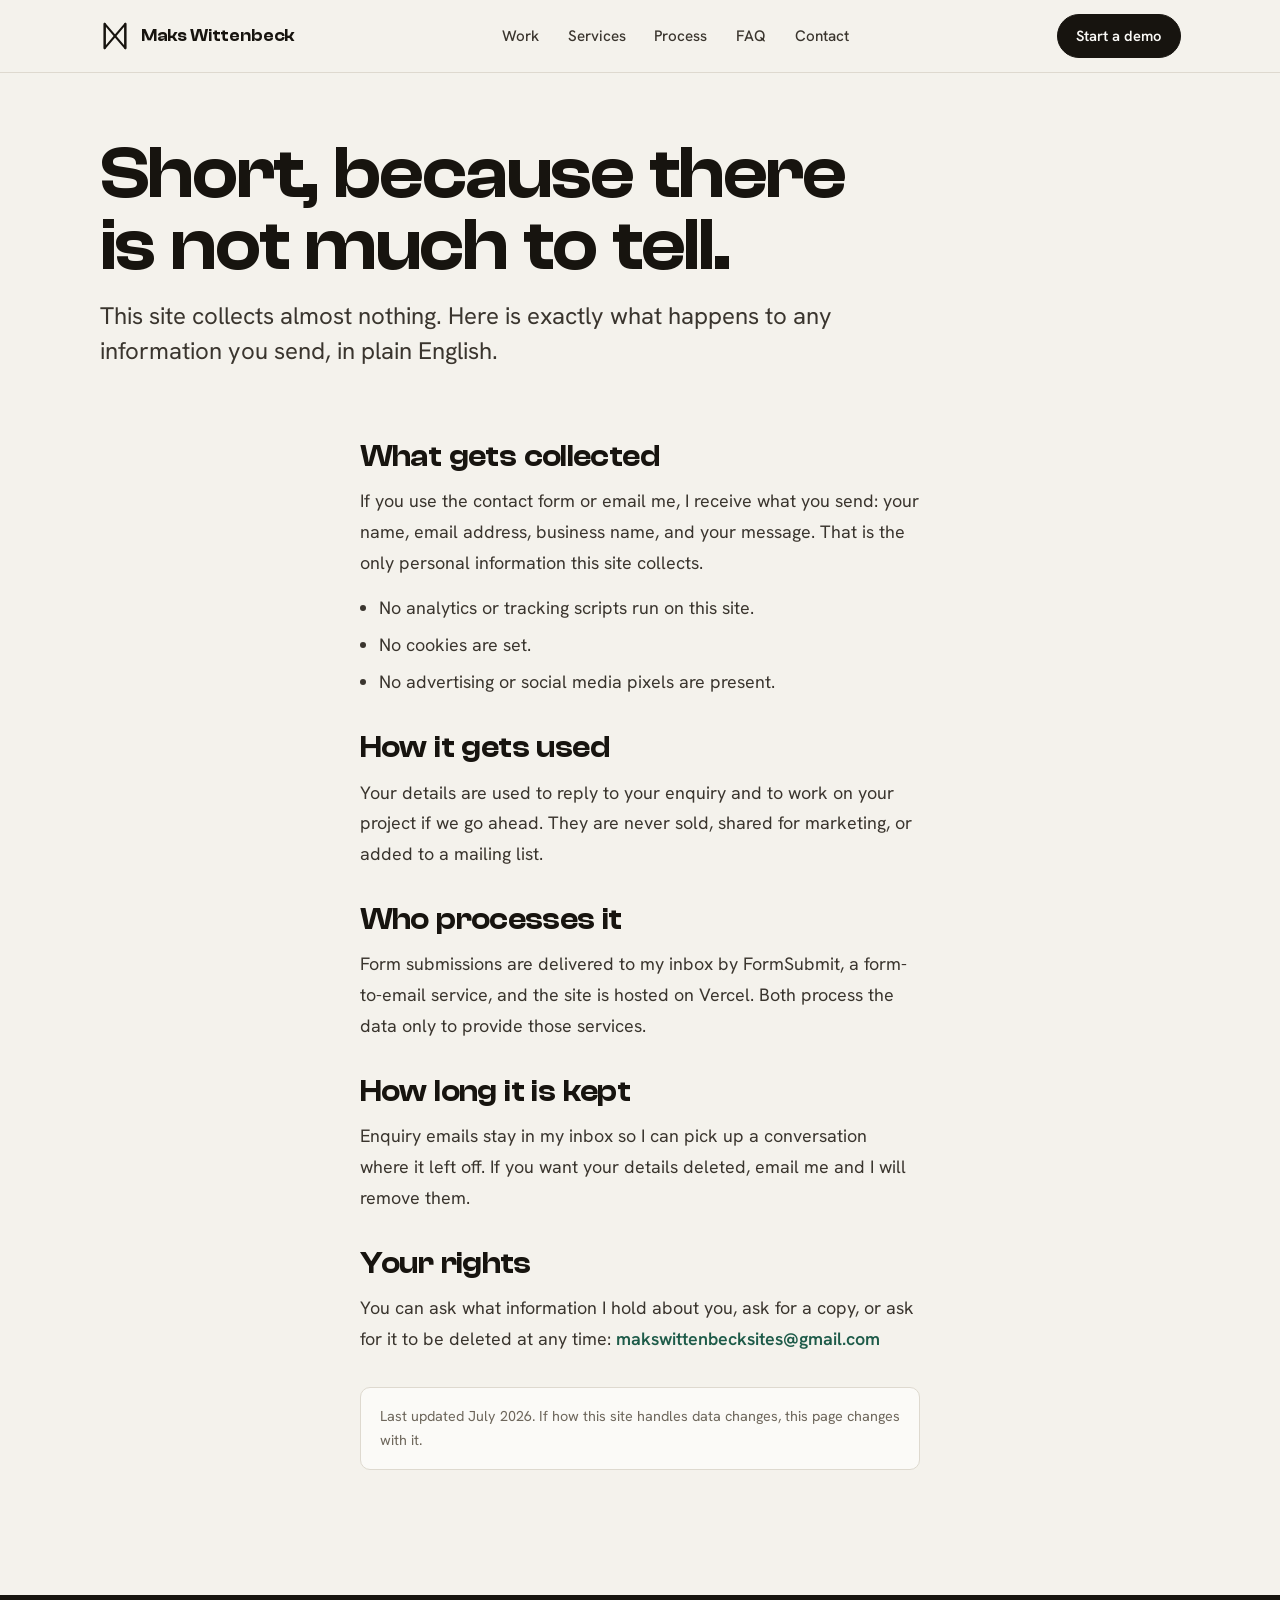
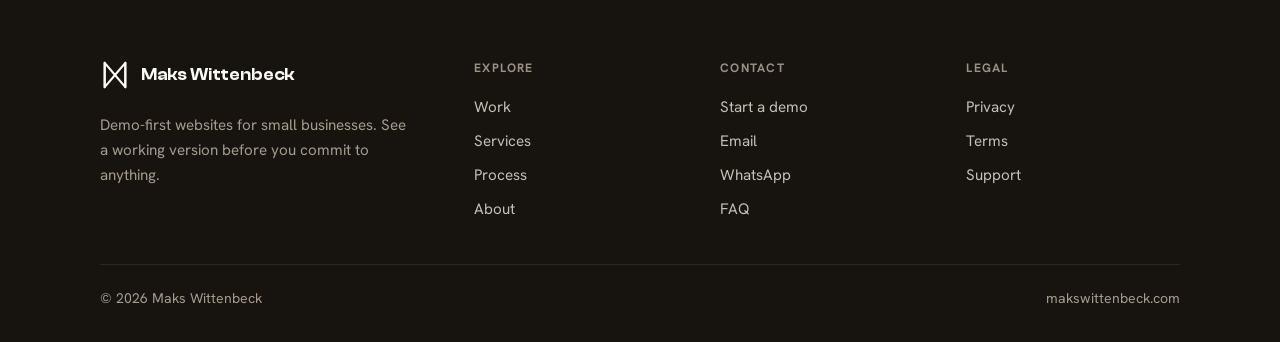
<file: privacy/index.html>
<!DOCTYPE html>
<html lang="en">
  <head>
    <meta charset="UTF-8" />
    <meta name="viewport" content="width=device-width, initial-scale=1.0" />
    <title>Privacy Policy | Maks Wittenbeck</title>
    <meta name="description" content="What happens to the details you send through this site: used to reply to your enquiry, nothing more." />
    <link rel="canonical" href="https://makswittenbeck.com/privacy/" />
    <meta name="robots" content="noindex" />
    <meta property="og:title" content="Privacy Policy | Maks Wittenbeck" />
    <meta property="og:description" content="What happens to the details you send through this site: used to reply to your enquiry, nothing more." />
    <meta property="og:type" content="website" />
    <meta property="og:url" content="https://makswittenbeck.com/privacy/" />
    <meta property="og:image" content="https://makswittenbeck.com/assets/social-preview.png" />
    <meta name="twitter:card" content="summary_large_image" />
    <meta name="theme-color" content="#f4f2ec" />
    <link rel="icon" href="/assets/favicon.svg" type="image/svg+xml" />
    <link rel="preload" href="/assets/fonts/clash-display-600.woff2" as="font" type="font/woff2" crossorigin />
    <link rel="preload" href="/assets/fonts/hanken-variable.woff2" as="font" type="font/woff2" crossorigin />
    <link rel="stylesheet" href="/styles.css" />
  </head>
  <body>
    <a class="skip-link" href="#main">Skip to content</a>
    <header class="site-header">
      <div class="container nav">
        <a class="brand" href="/" aria-label="Maks Wittenbeck home">
          <span class="brand-dot" aria-hidden="true"><svg viewBox="0 0 32 34" fill="none" stroke="currentColor" stroke-width="2.2" stroke-linecap="round" stroke-linejoin="round"><path d="M5 30V4l11 13L27 4v26"/><path d="M5 4v26l11-13 11 13V4"/></svg></span>
          <span>Maks Wittenbeck</span>
        </a>
        <nav class="nav-links" id="nav-links" aria-label="Primary">
          <a href="/work/">Work</a>
          <a href="/services/">Services</a>
          <a href="/#process">Process</a>
          <a href="/contact/#faq">FAQ</a>
          <a href="/contact/">Contact</a>
        </nav>
        <div class="nav-actions">
          <a class="btn btn--primary btn--sm" href="/contact/">Start a demo</a>
          <button class="menu-toggle" type="button" aria-expanded="false" aria-controls="nav-links" aria-label="Toggle menu">
            <span class="menu-toggle__line"></span>
            <span class="menu-toggle__line"></span>
          </button>
        </div>
      </div>
    </header>
    <main id="main">
      <section class="section page-hero">
        <div class="container">
          <h1>Short, because there is not much to tell.</h1>
          <p class="lede">This site collects almost nothing. Here is exactly what happens to any information you send, in plain English.</p>
        </div>
      </section>
      <section class="section" style="padding-top:0">
        <div class="container prose">
          <h2>What gets collected</h2>
          <p>If you use the contact form or email me, I receive what you send: your name, email address, business name, and your message. That is the only personal information this site collects.</p>
          <ul><li>No analytics or tracking scripts run on this site.</li><li>No cookies are set.</li><li>No advertising or social media pixels are present.</li></ul>
          <h2>How it gets used</h2>
          <p>Your details are used to reply to your enquiry and to work on your project if we go ahead. They are never sold, shared for marketing, or added to a mailing list.</p>
          <h2>Who processes it</h2>
          <p>Form submissions are delivered to my inbox by FormSubmit, a form-to-email service, and the site is hosted on Vercel. Both process the data only to provide those services.</p>
          <h2>How long it is kept</h2>
          <p>Enquiry emails stay in my inbox so I can pick up a conversation where it left off. If you want your details deleted, email me and I will remove them.</p>
          <h2>Your rights</h2>
          <p>You can ask what information I hold about you, ask for a copy, or ask for it to be deleted at any time: <a href="mailto:makswittenbecksites@gmail.com">makswittenbecksites@gmail.com</a></p>
          <p class="note">Last updated July 2026. If how this site handles data changes, this page changes with it.</p>
        </div>
      </section>
    </main>
    <footer class="site-footer">
      <div class="container">
        <div class="footer-top">
          <div class="footer-brand">
            <a class="brand" href="/"><span class="brand-dot" aria-hidden="true"><svg viewBox="0 0 32 34" fill="none" stroke="currentColor" stroke-width="2.2" stroke-linecap="round" stroke-linejoin="round"><path d="M5 30V4l11 13L27 4v26"/><path d="M5 4v26l11-13 11 13V4"/></svg></span><span>Maks Wittenbeck</span></a>
            <p>Demo-first websites for small businesses. See a working version before you commit to anything.</p>
          </div>
          <div class="footer-col">
            <h4>Explore</h4>
            <nav aria-label="Footer explore">
              <a href="/work/">Work</a>
              <a href="/services/">Services</a>
              <a href="/#process">Process</a>
              <a href="/about/">About</a>
            </nav>
          </div>
          <div class="footer-col">
            <h4>Contact</h4>
            <nav aria-label="Footer contact">
              <a href="/contact/">Start a demo</a>
              <a href="mailto:makswittenbecksites@gmail.com">Email</a>
              <a href="https://wa.me/447923164313" target="_blank" rel="noopener">WhatsApp</a>
              <a href="/contact/#faq">FAQ</a>
            </nav>
          </div>
          <div class="footer-col">
            <h4>Legal</h4>
            <nav aria-label="Footer legal">
              <a href="/privacy/">Privacy</a>
              <a href="/terms/">Terms</a>
              <a href="mailto:makswittenbecksites@gmail.com?subject=Support">Support</a>
            </nav>
          </div>
        </div>
        <div class="footer-bottom">
          <p>&copy; <span id="year"></span> Maks Wittenbeck</p>
          <p>makswittenbeck.com</p>
        </div>
      </div>
    </footer>

    <script src="/script.js"></script>
  </body>
</html>
</file>
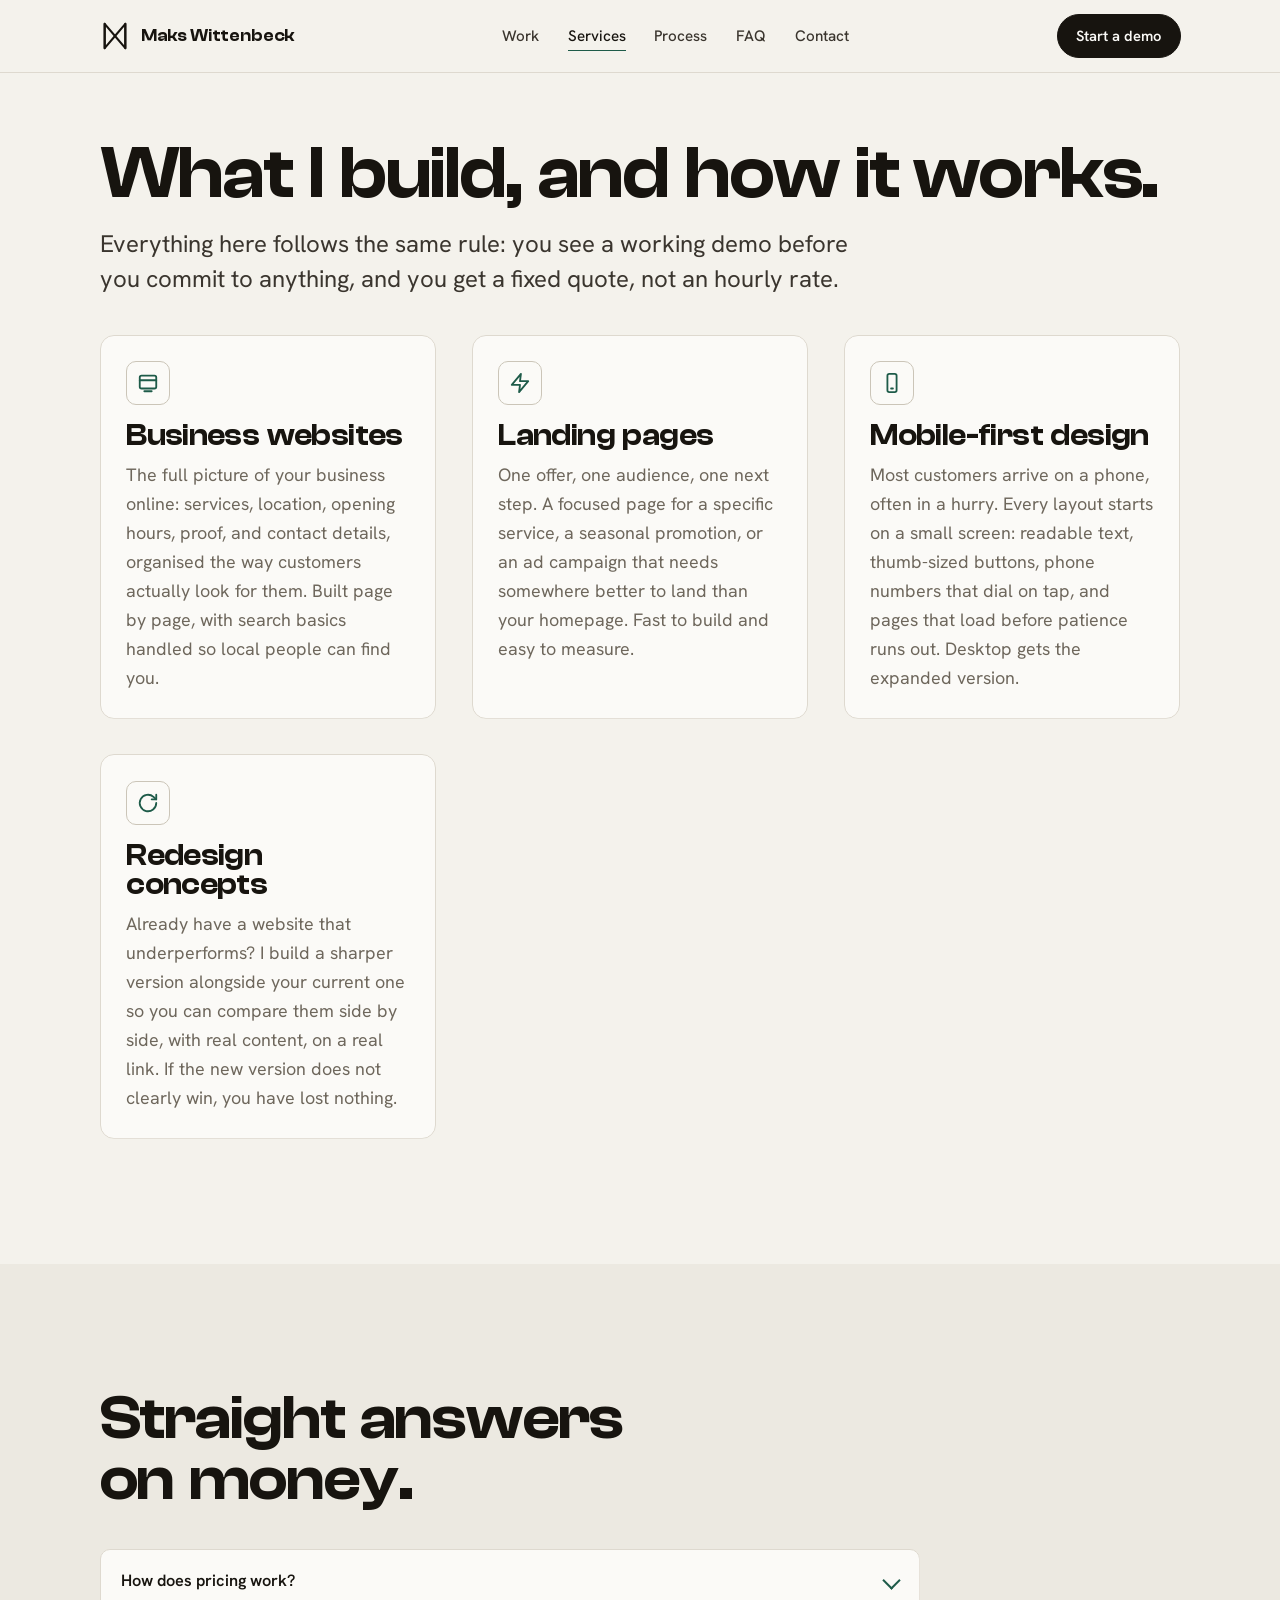
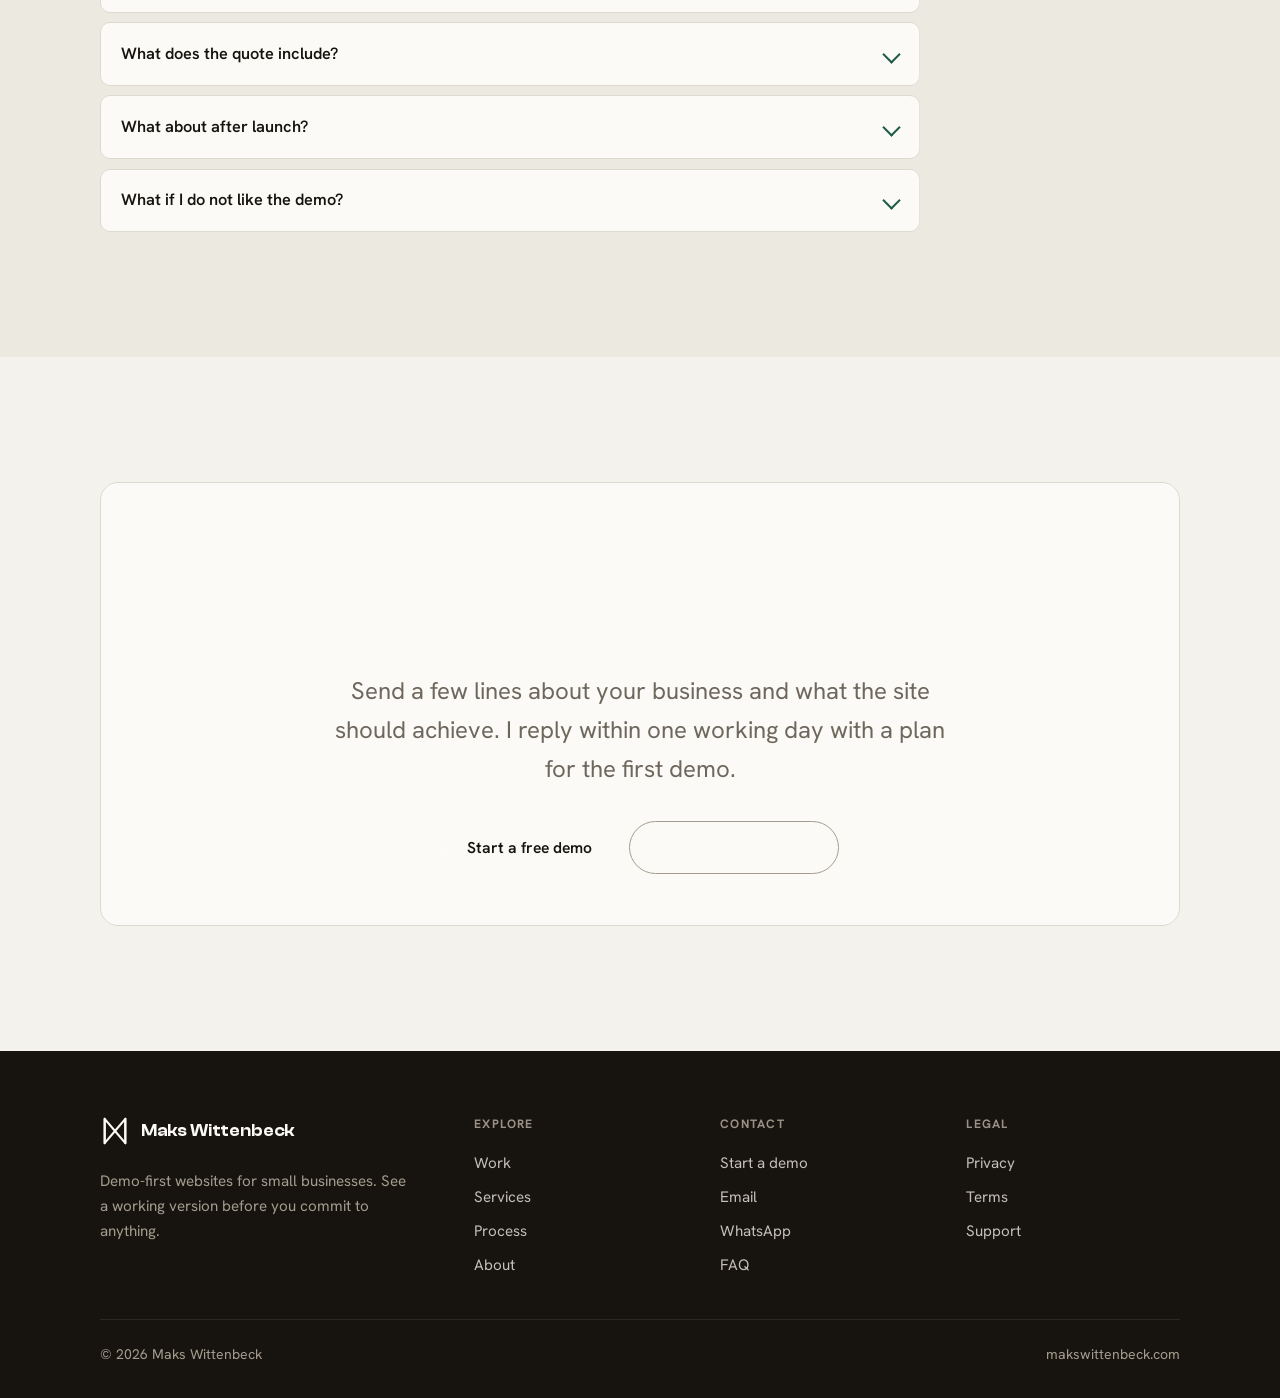
<file: services/index.html>
<!DOCTYPE html>
<html lang="en">
  <head>
    <meta charset="UTF-8" />
    <meta name="viewport" content="width=device-width, initial-scale=1.0" />
    <title>Services | Maks Wittenbeck</title>
    <meta name="description" content="Business websites, landing pages, mobile-first design, and redesign concepts for small businesses. Fixed quotes, and you see a working demo before you commit." />
    <link rel="canonical" href="https://makswittenbeck.com/services/" />
    <meta property="og:title" content="Services | Maks Wittenbeck" />
    <meta property="og:description" content="Business websites, landing pages, mobile-first design, and redesign concepts for small businesses. Fixed quotes, and you see a working demo before you commit." />
    <meta property="og:type" content="website" />
    <meta property="og:url" content="https://makswittenbeck.com/services/" />
    <meta property="og:image" content="https://makswittenbeck.com/assets/social-preview.png" />
    <meta name="twitter:card" content="summary_large_image" />
    <meta name="theme-color" content="#f4f2ec" />
    <link rel="icon" href="/assets/favicon.svg" type="image/svg+xml" />
    <link rel="preload" href="/assets/fonts/clash-display-600.woff2" as="font" type="font/woff2" crossorigin />
    <link rel="preload" href="/assets/fonts/hanken-variable.woff2" as="font" type="font/woff2" crossorigin />
    <link rel="stylesheet" href="/styles.css" />
  </head>
  <body>
    <a class="skip-link" href="#main">Skip to content</a>
    <header class="site-header">
      <div class="container nav">
        <a class="brand" href="/" aria-label="Maks Wittenbeck home">
          <span class="brand-dot" aria-hidden="true"><svg viewBox="0 0 32 34" fill="none" stroke="currentColor" stroke-width="2.2" stroke-linecap="round" stroke-linejoin="round"><path d="M5 30V4l11 13L27 4v26"/><path d="M5 4v26l11-13 11 13V4"/></svg></span>
          <span>Maks Wittenbeck</span>
        </a>
        <nav class="nav-links" id="nav-links" aria-label="Primary">
          <a href="/work/">Work</a>
          <a href="/services/" aria-current="page">Services</a>
          <a href="/#process">Process</a>
          <a href="/contact/#faq">FAQ</a>
          <a href="/contact/">Contact</a>
        </nav>
        <div class="nav-actions">
          <a class="btn btn--primary btn--sm" href="/contact/">Start a demo</a>
          <button class="menu-toggle" type="button" aria-expanded="false" aria-controls="nav-links" aria-label="Toggle menu">
            <span class="menu-toggle__line"></span>
            <span class="menu-toggle__line"></span>
          </button>
        </div>
      </div>
    </header>
    <main id="main">
      <section class="section page-hero">
        <div class="container">
          <h1>What I build, and how it works.</h1>
          <p class="lede">Everything here follows the same rule: you see a working demo before you commit to anything, and you get a fixed quote, not an hourly rate.</p>
        </div>
      </section>
      <section class="section" style="padding-top:0">
        <div class="container">
          <div class="grid grid--2">
            <article class="card card--hover reveal"><span class="card-icon"><svg width="22" height="22" viewBox="0 0 24 24" fill="none" stroke="currentColor" stroke-width="2" stroke-linecap="round" stroke-linejoin="round"><rect x="3" y="4" width="18" height="14" rx="2"/><path d="M3 9h18M8 21h8"/></svg></span><h3>Business websites</h3><p>The full picture of your business online: services, location, opening hours, proof, and contact details, organised the way customers actually look for them. Built page by page, with search basics handled so local people can find you.</p></article>
            <article class="card card--hover reveal"><span class="card-icon"><svg width="22" height="22" viewBox="0 0 24 24" fill="none" stroke="currentColor" stroke-width="2" stroke-linecap="round" stroke-linejoin="round"><path d="M13 2 3 14h9l-1 8 10-12h-9l1-8z"/></svg></span><h3>Landing pages</h3><p>One offer, one audience, one next step. A focused page for a specific service, a seasonal promotion, or an ad campaign that needs somewhere better to land than your homepage. Fast to build and easy to measure.</p></article>
            <article class="card card--hover reveal"><span class="card-icon"><svg width="22" height="22" viewBox="0 0 24 24" fill="none" stroke="currentColor" stroke-width="2" stroke-linecap="round" stroke-linejoin="round"><rect x="7" y="2" width="10" height="20" rx="2"/><path d="M11 18h2"/></svg></span><h3>Mobile-first design</h3><p>Most customers arrive on a phone, often in a hurry. Every layout starts on a small screen: readable text, thumb-sized buttons, phone numbers that dial on tap, and pages that load before patience runs out. Desktop gets the expanded version.</p></article>
            <article class="card card--hover reveal"><span class="card-icon"><svg width="22" height="22" viewBox="0 0 24 24" fill="none" stroke="currentColor" stroke-width="2" stroke-linecap="round" stroke-linejoin="round"><path d="M21 12a9 9 0 1 1-3-6.7L21 8"/><path d="M21 3v5h-5"/></svg></span><h3>Redesign concepts</h3><p>Already have a website that underperforms? I build a sharper version alongside your current one so you can compare them side by side, with real content, on a real link. If the new version does not clearly win, you have lost nothing.</p></article>
          </div>
        </div>
      </section>
      <section class="section bg-soft">
        <div class="container">
          <div class="section-head reveal"><h2>Straight answers on money.</h2></div>
          <div class="faq reveal">
            <details><summary>How does pricing work?</summary><p>Fixed quote, agreed before any work starts. The demo comes first, so by the time you are deciding, you are looking at the actual site rather than an estimate and a promise.</p></details>
            <details><summary>What does the quote include?</summary><p>Design, build, content shaping, mobile layout, search basics, and getting the site live. No surprise line items at the end.</p></details>
            <details><summary>What about after launch?</summary><p>Two options. I can keep looking after the site, updates, small changes, and keeping it fast, for a small monthly amount. Or I hand everything over fully and you own it outright. Your choice, no lock-in.</p></details>
            <details><summary>What if I do not like the demo?</summary><p>Then you say so and walk away. The demo exists so you can judge the real thing before committing. You only pay for a site you have already seen working.</p></details>
          </div>
        </div>
      </section>

      <section class="section">
        <div class="container">
          <div class="cta reveal">
            <h2>Your demo costs nothing to ask for.</h2>
            <p>Send a few lines about your business and what the site should achieve. I reply within one working day with a plan for the first demo.</p>
            <div class="cta-actions">
              <a class="btn btn--primary" href="/contact/">Start a free demo</a>
              <a class="btn btn--ghost" href="https://wa.me/447923164313" target="_blank" rel="noopener">Message on WhatsApp</a>
            </div>
          </div>
        </div>
      </section>
    </main>
    <footer class="site-footer">
      <div class="container">
        <div class="footer-top">
          <div class="footer-brand">
            <a class="brand" href="/"><span class="brand-dot" aria-hidden="true"><svg viewBox="0 0 32 34" fill="none" stroke="currentColor" stroke-width="2.2" stroke-linecap="round" stroke-linejoin="round"><path d="M5 30V4l11 13L27 4v26"/><path d="M5 4v26l11-13 11 13V4"/></svg></span><span>Maks Wittenbeck</span></a>
            <p>Demo-first websites for small businesses. See a working version before you commit to anything.</p>
          </div>
          <div class="footer-col">
            <h4>Explore</h4>
            <nav aria-label="Footer explore">
              <a href="/work/">Work</a>
              <a href="/services/">Services</a>
              <a href="/#process">Process</a>
              <a href="/about/">About</a>
            </nav>
          </div>
          <div class="footer-col">
            <h4>Contact</h4>
            <nav aria-label="Footer contact">
              <a href="/contact/">Start a demo</a>
              <a href="mailto:makswittenbecksites@gmail.com">Email</a>
              <a href="https://wa.me/447923164313" target="_blank" rel="noopener">WhatsApp</a>
              <a href="/contact/#faq">FAQ</a>
            </nav>
          </div>
          <div class="footer-col">
            <h4>Legal</h4>
            <nav aria-label="Footer legal">
              <a href="/privacy/">Privacy</a>
              <a href="/terms/">Terms</a>
              <a href="mailto:makswittenbecksites@gmail.com?subject=Support">Support</a>
            </nav>
          </div>
        </div>
        <div class="footer-bottom">
          <p>&copy; <span id="year"></span> Maks Wittenbeck</p>
          <p>makswittenbeck.com</p>
        </div>
      </div>
    </footer>

    <script src="/script.js"></script>
  </body>
</html>
</file>
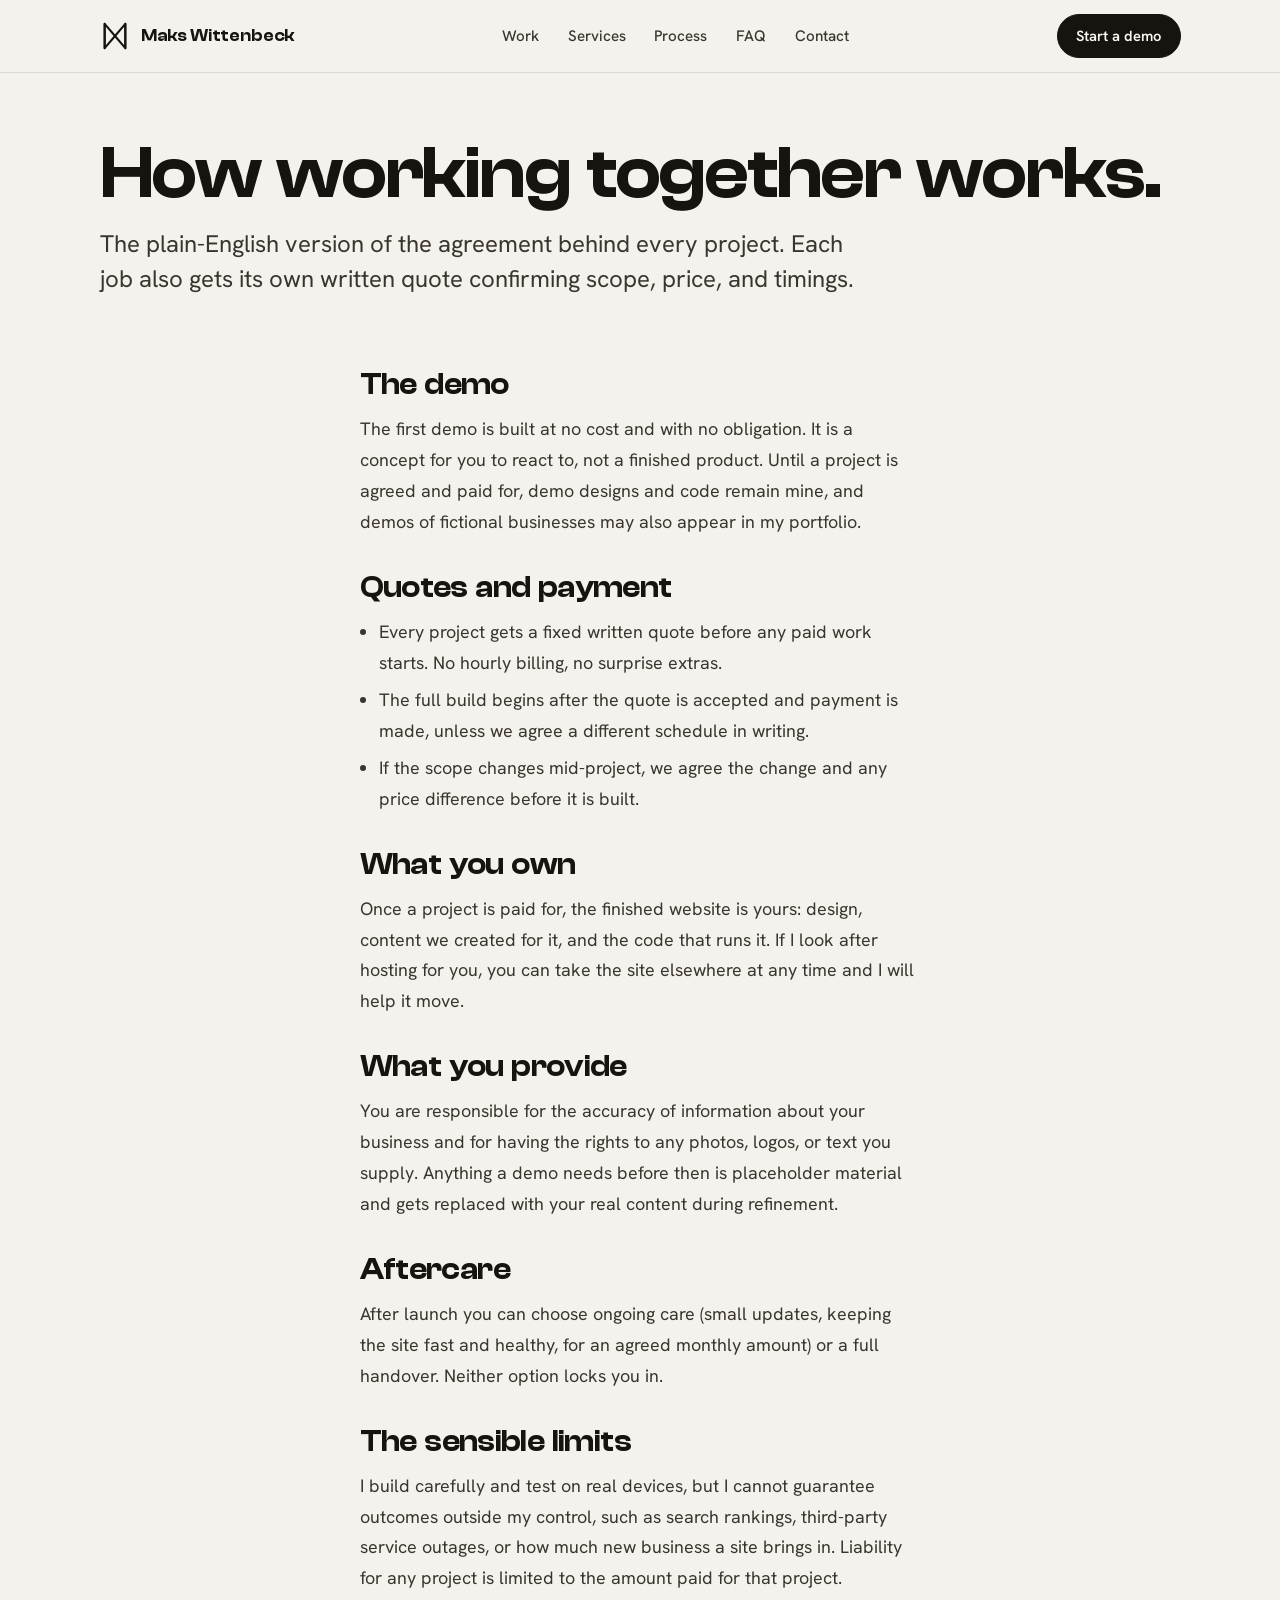
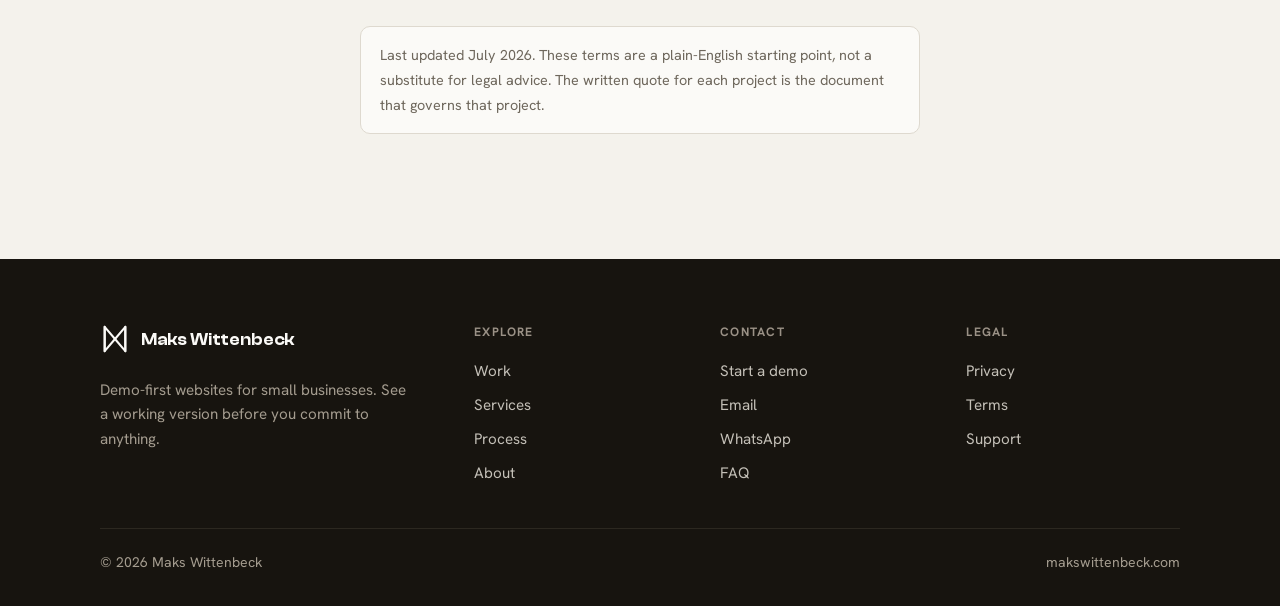
<file: terms/index.html>
<!DOCTYPE html>
<html lang="en">
  <head>
    <meta charset="UTF-8" />
    <meta name="viewport" content="width=device-width, initial-scale=1.0" />
    <title>Terms | Maks Wittenbeck</title>
    <meta name="description" content="How working together works: free demo, fixed quote, payment before the full build, and you own the finished site." />
    <link rel="canonical" href="https://makswittenbeck.com/terms/" />
    <meta name="robots" content="noindex" />
    <meta property="og:title" content="Terms | Maks Wittenbeck" />
    <meta property="og:description" content="How working together works: free demo, fixed quote, payment before the full build, and you own the finished site." />
    <meta property="og:type" content="website" />
    <meta property="og:url" content="https://makswittenbeck.com/terms/" />
    <meta property="og:image" content="https://makswittenbeck.com/assets/social-preview.png" />
    <meta name="twitter:card" content="summary_large_image" />
    <meta name="theme-color" content="#f4f2ec" />
    <link rel="icon" href="/assets/favicon.svg" type="image/svg+xml" />
    <link rel="preload" href="/assets/fonts/clash-display-600.woff2" as="font" type="font/woff2" crossorigin />
    <link rel="preload" href="/assets/fonts/hanken-variable.woff2" as="font" type="font/woff2" crossorigin />
    <link rel="stylesheet" href="/styles.css" />
  </head>
  <body>
    <a class="skip-link" href="#main">Skip to content</a>
    <header class="site-header">
      <div class="container nav">
        <a class="brand" href="/" aria-label="Maks Wittenbeck home">
          <span class="brand-dot" aria-hidden="true"><svg viewBox="0 0 32 34" fill="none" stroke="currentColor" stroke-width="2.2" stroke-linecap="round" stroke-linejoin="round"><path d="M5 30V4l11 13L27 4v26"/><path d="M5 4v26l11-13 11 13V4"/></svg></span>
          <span>Maks Wittenbeck</span>
        </a>
        <nav class="nav-links" id="nav-links" aria-label="Primary">
          <a href="/work/">Work</a>
          <a href="/services/">Services</a>
          <a href="/#process">Process</a>
          <a href="/contact/#faq">FAQ</a>
          <a href="/contact/">Contact</a>
        </nav>
        <div class="nav-actions">
          <a class="btn btn--primary btn--sm" href="/contact/">Start a demo</a>
          <button class="menu-toggle" type="button" aria-expanded="false" aria-controls="nav-links" aria-label="Toggle menu">
            <span class="menu-toggle__line"></span>
            <span class="menu-toggle__line"></span>
          </button>
        </div>
      </div>
    </header>
    <main id="main">
      <section class="section page-hero">
        <div class="container">
          <h1>How working together works.</h1>
          <p class="lede">The plain-English version of the agreement behind every project. Each job also gets its own written quote confirming scope, price, and timings.</p>
        </div>
      </section>
      <section class="section" style="padding-top:0">
        <div class="container prose">
          <h2>The demo</h2>
          <p>The first demo is built at no cost and with no obligation. It is a concept for you to react to, not a finished product. Until a project is agreed and paid for, demo designs and code remain mine, and demos of fictional businesses may also appear in my portfolio.</p>
          <h2>Quotes and payment</h2>
          <ul><li>Every project gets a fixed written quote before any paid work starts. No hourly billing, no surprise extras.</li><li>The full build begins after the quote is accepted and payment is made, unless we agree a different schedule in writing.</li><li>If the scope changes mid-project, we agree the change and any price difference before it is built.</li></ul>
          <h2>What you own</h2>
          <p>Once a project is paid for, the finished website is yours: design, content we created for it, and the code that runs it. If I look after hosting for you, you can take the site elsewhere at any time and I will help it move.</p>
          <h2>What you provide</h2>
          <p>You are responsible for the accuracy of information about your business and for having the rights to any photos, logos, or text you supply. Anything a demo needs before then is placeholder material and gets replaced with your real content during refinement.</p>
          <h2>Aftercare</h2>
          <p>After launch you can choose ongoing care (small updates, keeping the site fast and healthy, for an agreed monthly amount) or a full handover. Neither option locks you in.</p>
          <h2>The sensible limits</h2>
          <p>I build carefully and test on real devices, but I cannot guarantee outcomes outside my control, such as search rankings, third-party service outages, or how much new business a site brings in. Liability for any project is limited to the amount paid for that project.</p>
          <p class="note">Last updated July 2026. These terms are a plain-English starting point, not a substitute for legal advice. The written quote for each project is the document that governs that project.</p>
        </div>
      </section>
    </main>
    <footer class="site-footer">
      <div class="container">
        <div class="footer-top">
          <div class="footer-brand">
            <a class="brand" href="/"><span class="brand-dot" aria-hidden="true"><svg viewBox="0 0 32 34" fill="none" stroke="currentColor" stroke-width="2.2" stroke-linecap="round" stroke-linejoin="round"><path d="M5 30V4l11 13L27 4v26"/><path d="M5 4v26l11-13 11 13V4"/></svg></span><span>Maks Wittenbeck</span></a>
            <p>Demo-first websites for small businesses. See a working version before you commit to anything.</p>
          </div>
          <div class="footer-col">
            <h4>Explore</h4>
            <nav aria-label="Footer explore">
              <a href="/work/">Work</a>
              <a href="/services/">Services</a>
              <a href="/#process">Process</a>
              <a href="/about/">About</a>
            </nav>
          </div>
          <div class="footer-col">
            <h4>Contact</h4>
            <nav aria-label="Footer contact">
              <a href="/contact/">Start a demo</a>
              <a href="mailto:makswittenbecksites@gmail.com">Email</a>
              <a href="https://wa.me/447923164313" target="_blank" rel="noopener">WhatsApp</a>
              <a href="/contact/#faq">FAQ</a>
            </nav>
          </div>
          <div class="footer-col">
            <h4>Legal</h4>
            <nav aria-label="Footer legal">
              <a href="/privacy/">Privacy</a>
              <a href="/terms/">Terms</a>
              <a href="mailto:makswittenbecksites@gmail.com?subject=Support">Support</a>
            </nav>
          </div>
        </div>
        <div class="footer-bottom">
          <p>&copy; <span id="year"></span> Maks Wittenbeck</p>
          <p>makswittenbeck.com</p>
        </div>
      </div>
    </footer>

    <script src="/script.js"></script>
  </body>
</html>
</file>
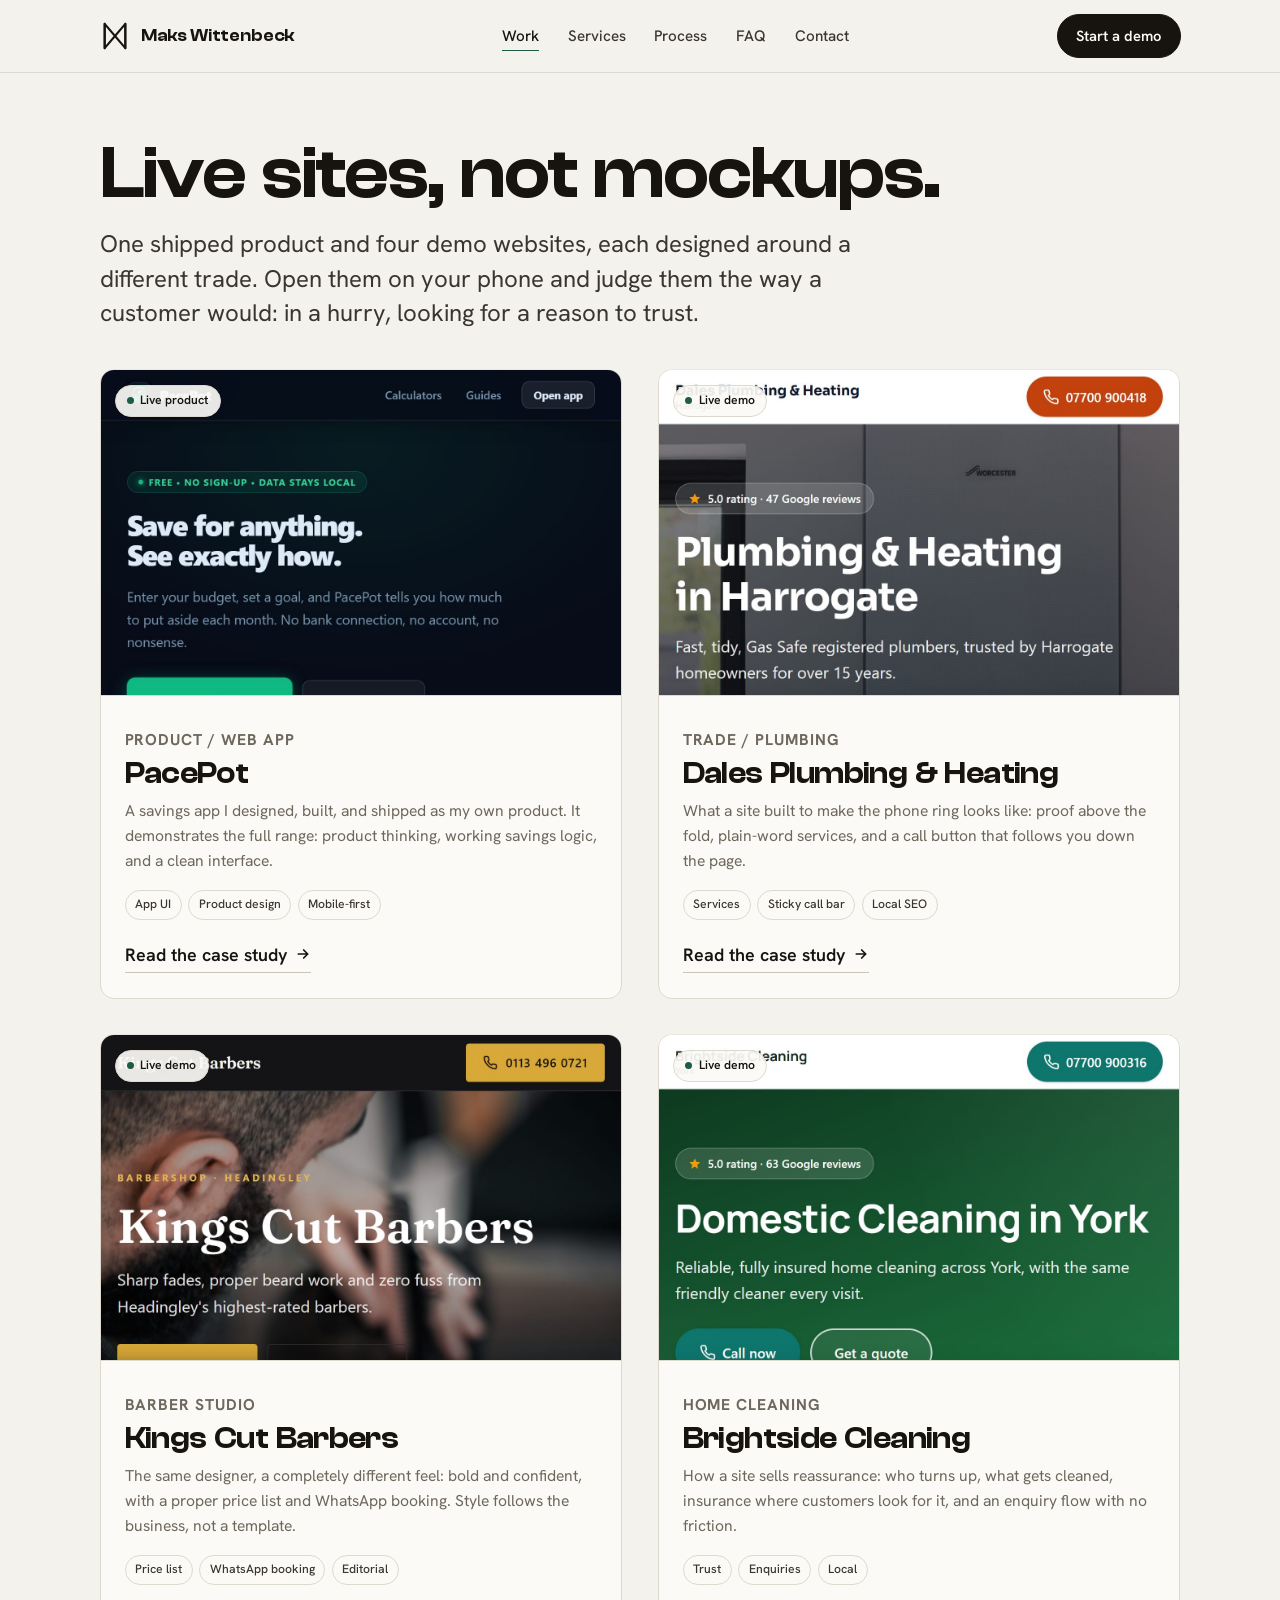
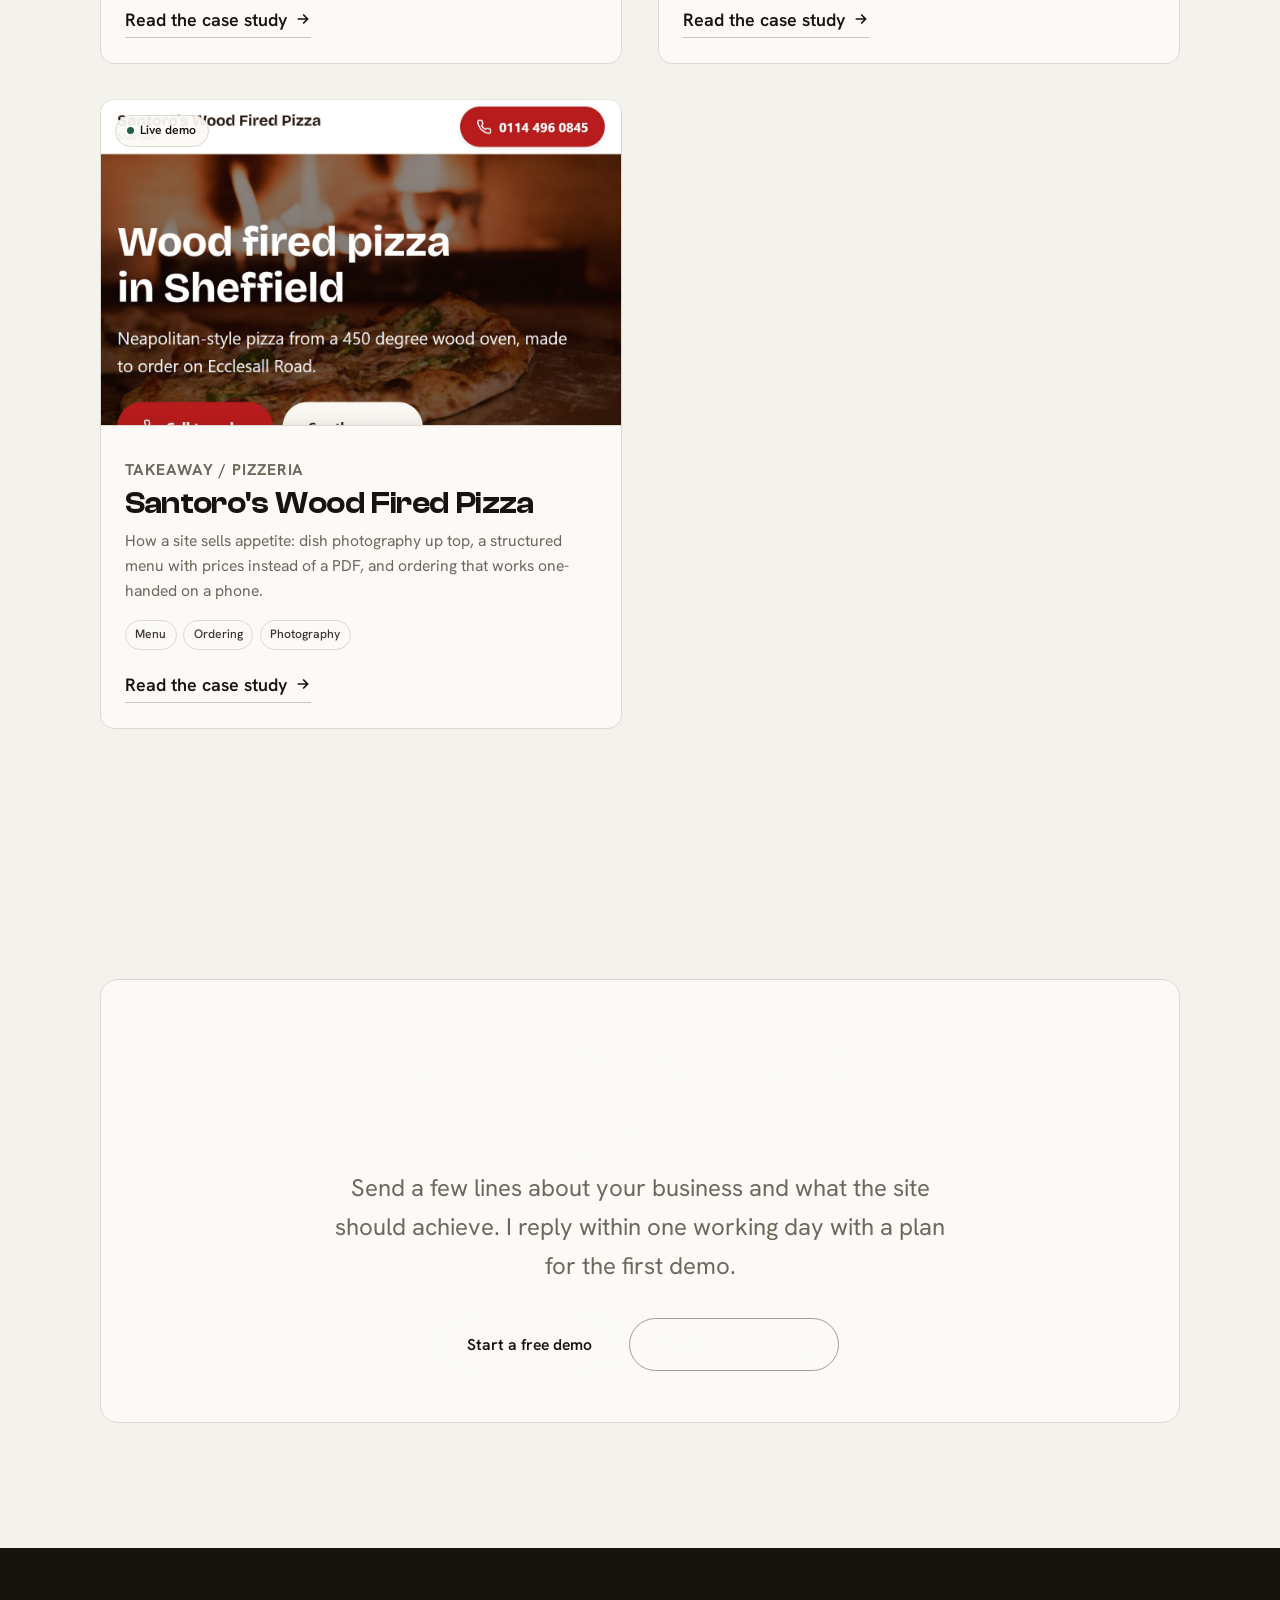
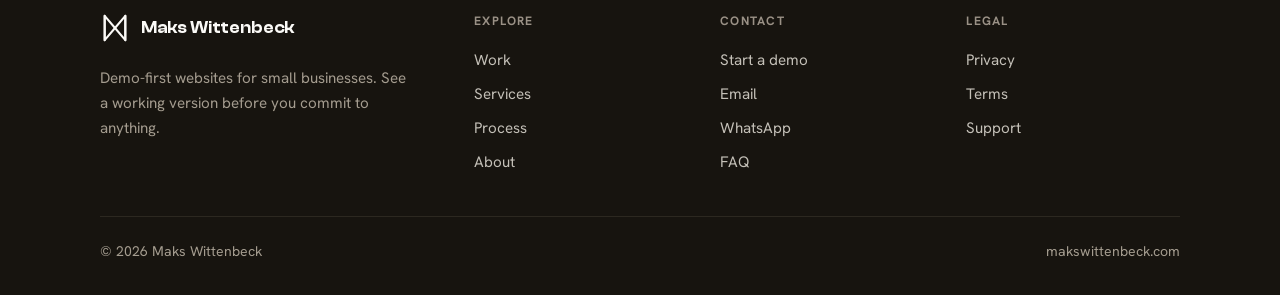
<file: work/index.html>
<!DOCTYPE html>
<html lang="en">
  <head>
    <meta charset="UTF-8" />
    <meta name="viewport" content="width=device-width, initial-scale=1.0" />
    <title>Work | Maks Wittenbeck</title>
    <meta name="description" content="Five live projects: a shipped web app and four demo websites for small businesses. Real screenshots, real links, all deployed and working." />
    <link rel="canonical" href="https://makswittenbeck.com/work/" />
    <meta property="og:title" content="Work | Maks Wittenbeck" />
    <meta property="og:description" content="Five live projects: a shipped web app and four demo websites for small businesses. Real screenshots, real links, all deployed and working." />
    <meta property="og:type" content="website" />
    <meta property="og:url" content="https://makswittenbeck.com/work/" />
    <meta property="og:image" content="https://makswittenbeck.com/assets/social-preview.png" />
    <meta name="twitter:card" content="summary_large_image" />
    <meta name="theme-color" content="#f4f2ec" />
    <link rel="icon" href="/assets/favicon.svg" type="image/svg+xml" />
    <link rel="preload" href="/assets/fonts/clash-display-600.woff2" as="font" type="font/woff2" crossorigin />
    <link rel="preload" href="/assets/fonts/hanken-variable.woff2" as="font" type="font/woff2" crossorigin />
    <link rel="stylesheet" href="/styles.css" />
  </head>
  <body>
    <a class="skip-link" href="#main">Skip to content</a>
    <header class="site-header">
      <div class="container nav">
        <a class="brand" href="/" aria-label="Maks Wittenbeck home">
          <span class="brand-dot" aria-hidden="true"><svg viewBox="0 0 32 34" fill="none" stroke="currentColor" stroke-width="2.2" stroke-linecap="round" stroke-linejoin="round"><path d="M5 30V4l11 13L27 4v26"/><path d="M5 4v26l11-13 11 13V4"/></svg></span>
          <span>Maks Wittenbeck</span>
        </a>
        <nav class="nav-links" id="nav-links" aria-label="Primary">
          <a href="/work/" aria-current="page">Work</a>
          <a href="/services/">Services</a>
          <a href="/#process">Process</a>
          <a href="/contact/#faq">FAQ</a>
          <a href="/contact/">Contact</a>
        </nav>
        <div class="nav-actions">
          <a class="btn btn--primary btn--sm" href="/contact/">Start a demo</a>
          <button class="menu-toggle" type="button" aria-expanded="false" aria-controls="nav-links" aria-label="Toggle menu">
            <span class="menu-toggle__line"></span>
            <span class="menu-toggle__line"></span>
          </button>
        </div>
      </div>
    </header>
    <main id="main">
      <section class="section page-hero">
        <div class="container">
          <h1>Live sites, not mockups.</h1>
          <p class="lede">One shipped product and four demo websites, each designed around a different trade. Open them on your phone and judge them the way a customer would: in a hurry, looking for a reason to trust.</p>
        </div>
      </section>
      <section class="section" style="padding-top:0">
        <div class="container">
          <div class="work-grid">
            <article class="project reveal">
              <div class="project__media">
                <span class="project__badge"><span class="dot"></span>Live product</span>
                <img src="/assets/shot-pacepot.jpg" alt="Screenshot of the PacePot app" width="1280" height="800" loading="lazy" />
              </div>
              <div class="project__body">
                <p class="project__type">Product / web app</p>
                <h3><a class="project__link" href="/work/pacepot/">PacePot</a></h3>
                <p>A savings app I designed, built, and shipped as my own product. It demonstrates the full range: product thinking, working savings logic, and a clean interface.</p>
                <div class="tags"><span>App UI</span><span>Product design</span><span>Mobile-first</span></div>
                <div class="project__foot"><span class="arrow-link">Read the case study <svg width="16" height="16" viewBox="0 0 24 24" fill="none" stroke="currentColor" stroke-width="2.6" stroke-linecap="round" stroke-linejoin="round"><path d="M5 12h14M13 6l6 6-6 6"/></svg></span></div>
              </div>
            </article>
            <article class="project reveal">
              <div class="project__media">
                <span class="project__badge"><span class="dot"></span>Live demo</span>
                <img src="/assets/shot-plumbing.jpg" alt="Screenshot of the Dales Plumbing & Heating demo site" width="1280" height="800" loading="lazy" />
              </div>
              <div class="project__body">
                <p class="project__type">Trade / plumbing</p>
                <h3><a class="project__link" href="/work/dales-plumbing/">Dales Plumbing &amp; Heating</a></h3>
                <p>What a site built to make the phone ring looks like: proof above the fold, plain-word services, and a call button that follows you down the page.</p>
                <div class="tags"><span>Services</span><span>Sticky call bar</span><span>Local SEO</span></div>
                <div class="project__foot"><span class="arrow-link">Read the case study <svg width="16" height="16" viewBox="0 0 24 24" fill="none" stroke="currentColor" stroke-width="2.6" stroke-linecap="round" stroke-linejoin="round"><path d="M5 12h14M13 6l6 6-6 6"/></svg></span></div>
              </div>
            </article>
            <article class="project reveal">
              <div class="project__media">
                <span class="project__badge"><span class="dot"></span>Live demo</span>
                <img src="/assets/shot-barber.jpg" alt="Screenshot of the Kings Cut Barbers demo site" width="1280" height="800" loading="lazy" />
              </div>
              <div class="project__body">
                <p class="project__type">Barber studio</p>
                <h3><a class="project__link" href="/work/kings-cut-barbers/">Kings Cut Barbers</a></h3>
                <p>The same designer, a completely different feel: bold and confident, with a proper price list and WhatsApp booking. Style follows the business, not a template.</p>
                <div class="tags"><span>Price list</span><span>WhatsApp booking</span><span>Editorial</span></div>
                <div class="project__foot"><span class="arrow-link">Read the case study <svg width="16" height="16" viewBox="0 0 24 24" fill="none" stroke="currentColor" stroke-width="2.6" stroke-linecap="round" stroke-linejoin="round"><path d="M5 12h14M13 6l6 6-6 6"/></svg></span></div>
              </div>
            </article>
            <article class="project reveal">
              <div class="project__media">
                <span class="project__badge"><span class="dot"></span>Live demo</span>
                <img src="/assets/shot-cleaning.jpg" alt="Screenshot of the Brightside Cleaning demo site" width="1280" height="800" loading="lazy" />
              </div>
              <div class="project__body">
                <p class="project__type">Home cleaning</p>
                <h3><a class="project__link" href="/work/brightside-cleaning/">Brightside Cleaning</a></h3>
                <p>How a site sells reassurance: who turns up, what gets cleaned, insurance where customers look for it, and an enquiry flow with no friction.</p>
                <div class="tags"><span>Trust</span><span>Enquiries</span><span>Local</span></div>
                <div class="project__foot"><span class="arrow-link">Read the case study <svg width="16" height="16" viewBox="0 0 24 24" fill="none" stroke="currentColor" stroke-width="2.6" stroke-linecap="round" stroke-linejoin="round"><path d="M5 12h14M13 6l6 6-6 6"/></svg></span></div>
              </div>
            </article>
            <article class="project reveal">
              <div class="project__media">
                <span class="project__badge"><span class="dot"></span>Live demo</span>
                <img src="/assets/shot-takeaway.jpg" alt="Screenshot of the Santoro's Wood Fired Pizza demo site" width="1280" height="800" loading="lazy" />
              </div>
              <div class="project__body">
                <p class="project__type">Takeaway / pizzeria</p>
                <h3><a class="project__link" href="/work/santoros-pizza/">Santoro's Wood Fired Pizza</a></h3>
                <p>How a site sells appetite: dish photography up top, a structured menu with prices instead of a PDF, and ordering that works one-handed on a phone.</p>
                <div class="tags"><span>Menu</span><span>Ordering</span><span>Photography</span></div>
                <div class="project__foot"><span class="arrow-link">Read the case study <svg width="16" height="16" viewBox="0 0 24 24" fill="none" stroke="currentColor" stroke-width="2.6" stroke-linecap="round" stroke-linejoin="round"><path d="M5 12h14M13 6l6 6-6 6"/></svg></span></div>
              </div>
            </article>
          </div>
        </div>
      </section>

      <section class="section">
        <div class="container">
          <div class="cta reveal">
            <h2>Your demo costs nothing to ask for.</h2>
            <p>Send a few lines about your business and what the site should achieve. I reply within one working day with a plan for the first demo.</p>
            <div class="cta-actions">
              <a class="btn btn--primary" href="/contact/">Start a free demo</a>
              <a class="btn btn--ghost" href="https://wa.me/447923164313" target="_blank" rel="noopener">Message on WhatsApp</a>
            </div>
          </div>
        </div>
      </section>
    </main>
    <footer class="site-footer">
      <div class="container">
        <div class="footer-top">
          <div class="footer-brand">
            <a class="brand" href="/"><span class="brand-dot" aria-hidden="true"><svg viewBox="0 0 32 34" fill="none" stroke="currentColor" stroke-width="2.2" stroke-linecap="round" stroke-linejoin="round"><path d="M5 30V4l11 13L27 4v26"/><path d="M5 4v26l11-13 11 13V4"/></svg></span><span>Maks Wittenbeck</span></a>
            <p>Demo-first websites for small businesses. See a working version before you commit to anything.</p>
          </div>
          <div class="footer-col">
            <h4>Explore</h4>
            <nav aria-label="Footer explore">
              <a href="/work/">Work</a>
              <a href="/services/">Services</a>
              <a href="/#process">Process</a>
              <a href="/about/">About</a>
            </nav>
          </div>
          <div class="footer-col">
            <h4>Contact</h4>
            <nav aria-label="Footer contact">
              <a href="/contact/">Start a demo</a>
              <a href="mailto:makswittenbecksites@gmail.com">Email</a>
              <a href="https://wa.me/447923164313" target="_blank" rel="noopener">WhatsApp</a>
              <a href="/contact/#faq">FAQ</a>
            </nav>
          </div>
          <div class="footer-col">
            <h4>Legal</h4>
            <nav aria-label="Footer legal">
              <a href="/privacy/">Privacy</a>
              <a href="/terms/">Terms</a>
              <a href="mailto:makswittenbecksites@gmail.com?subject=Support">Support</a>
            </nav>
          </div>
        </div>
        <div class="footer-bottom">
          <p>&copy; <span id="year"></span> Maks Wittenbeck</p>
          <p>makswittenbeck.com</p>
        </div>
      </div>
    </footer>

    <script src="/script.js"></script>
  </body>
</html>
</file>
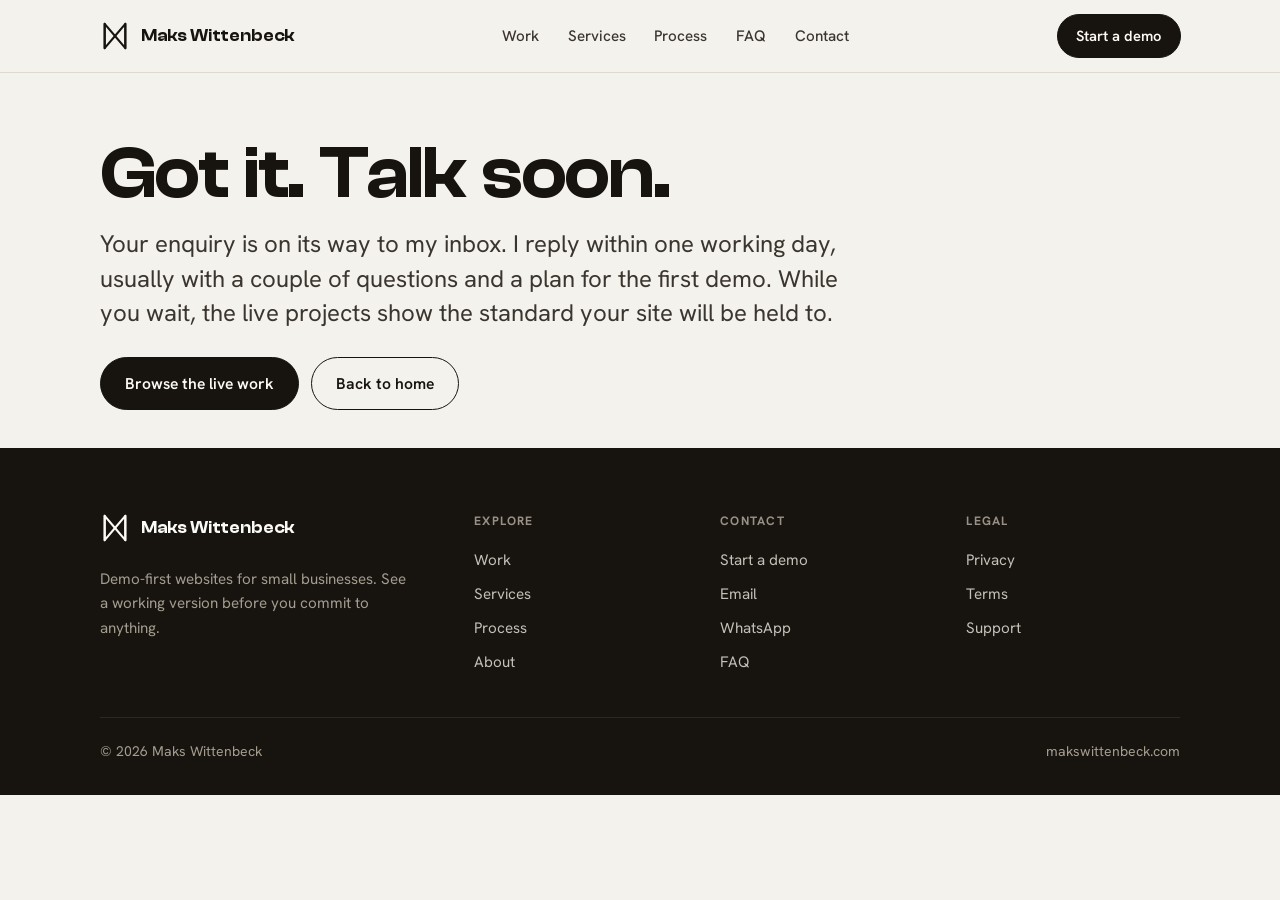
<file: contact/thanks/index.html>
<!DOCTYPE html>
<html lang="en">
  <head>
    <meta charset="UTF-8" />
    <meta name="viewport" content="width=device-width, initial-scale=1.0" />
    <title>Enquiry sent | Maks Wittenbeck</title>
    <meta name="description" content="Your enquiry is on its way. Expect a reply within one working day." />
    <link rel="canonical" href="https://makswittenbeck.com/contact/thanks/" />
    <meta name="robots" content="noindex" />
    <meta property="og:title" content="Enquiry sent | Maks Wittenbeck" />
    <meta property="og:description" content="Your enquiry is on its way. Expect a reply within one working day." />
    <meta property="og:type" content="website" />
    <meta property="og:url" content="https://makswittenbeck.com/contact/thanks/" />
    <meta property="og:image" content="https://makswittenbeck.com/assets/social-preview.png" />
    <meta name="twitter:card" content="summary_large_image" />
    <meta name="theme-color" content="#f4f2ec" />
    <link rel="icon" href="/assets/favicon.svg" type="image/svg+xml" />
    <link rel="preload" href="/assets/fonts/clash-display-600.woff2" as="font" type="font/woff2" crossorigin />
    <link rel="preload" href="/assets/fonts/hanken-variable.woff2" as="font" type="font/woff2" crossorigin />
    <link rel="stylesheet" href="/styles.css" />
  </head>
  <body>
    <a class="skip-link" href="#main">Skip to content</a>
    <header class="site-header">
      <div class="container nav">
        <a class="brand" href="/" aria-label="Maks Wittenbeck home">
          <span class="brand-dot" aria-hidden="true"><svg viewBox="0 0 32 34" fill="none" stroke="currentColor" stroke-width="2.2" stroke-linecap="round" stroke-linejoin="round"><path d="M5 30V4l11 13L27 4v26"/><path d="M5 4v26l11-13 11 13V4"/></svg></span>
          <span>Maks Wittenbeck</span>
        </a>
        <nav class="nav-links" id="nav-links" aria-label="Primary">
          <a href="/work/">Work</a>
          <a href="/services/">Services</a>
          <a href="/#process">Process</a>
          <a href="/contact/#faq">FAQ</a>
          <a href="/contact/">Contact</a>
        </nav>
        <div class="nav-actions">
          <a class="btn btn--primary btn--sm" href="/contact/">Start a demo</a>
          <button class="menu-toggle" type="button" aria-expanded="false" aria-controls="nav-links" aria-label="Toggle menu">
            <span class="menu-toggle__line"></span>
            <span class="menu-toggle__line"></span>
          </button>
        </div>
      </div>
    </header>
    <main id="main">
      <section class="section page-hero">
        <div class="container">
          <h1>Got it. Talk soon.</h1>
          <p class="lede">Your enquiry is on its way to my inbox. I reply within one working day, usually with a couple of questions and a plan for the first demo. While you wait, the live projects show the standard your site will be held to.</p>
          <div style="display:flex;flex-wrap:wrap;gap:0.75rem;margin-top:1.6rem">
            <a class="btn btn--primary" href="/work/">Browse the live work</a>
            <a class="btn btn--ghost" href="/">Back to home</a>
          </div>
        </div>
      </section>
    </main>
    <footer class="site-footer">
      <div class="container">
        <div class="footer-top">
          <div class="footer-brand">
            <a class="brand" href="/"><span class="brand-dot" aria-hidden="true"><svg viewBox="0 0 32 34" fill="none" stroke="currentColor" stroke-width="2.2" stroke-linecap="round" stroke-linejoin="round"><path d="M5 30V4l11 13L27 4v26"/><path d="M5 4v26l11-13 11 13V4"/></svg></span><span>Maks Wittenbeck</span></a>
            <p>Demo-first websites for small businesses. See a working version before you commit to anything.</p>
          </div>
          <div class="footer-col">
            <h4>Explore</h4>
            <nav aria-label="Footer explore">
              <a href="/work/">Work</a>
              <a href="/services/">Services</a>
              <a href="/#process">Process</a>
              <a href="/about/">About</a>
            </nav>
          </div>
          <div class="footer-col">
            <h4>Contact</h4>
            <nav aria-label="Footer contact">
              <a href="/contact/">Start a demo</a>
              <a href="mailto:makswittenbecksites@gmail.com">Email</a>
              <a href="https://wa.me/447923164313" target="_blank" rel="noopener">WhatsApp</a>
              <a href="/contact/#faq">FAQ</a>
            </nav>
          </div>
          <div class="footer-col">
            <h4>Legal</h4>
            <nav aria-label="Footer legal">
              <a href="/privacy/">Privacy</a>
              <a href="/terms/">Terms</a>
              <a href="mailto:makswittenbecksites@gmail.com?subject=Support">Support</a>
            </nav>
          </div>
        </div>
        <div class="footer-bottom">
          <p>&copy; <span id="year"></span> Maks Wittenbeck</p>
          <p>makswittenbeck.com</p>
        </div>
      </div>
    </footer>

    <script src="/script.js"></script>
  </body>
</html>
</file>
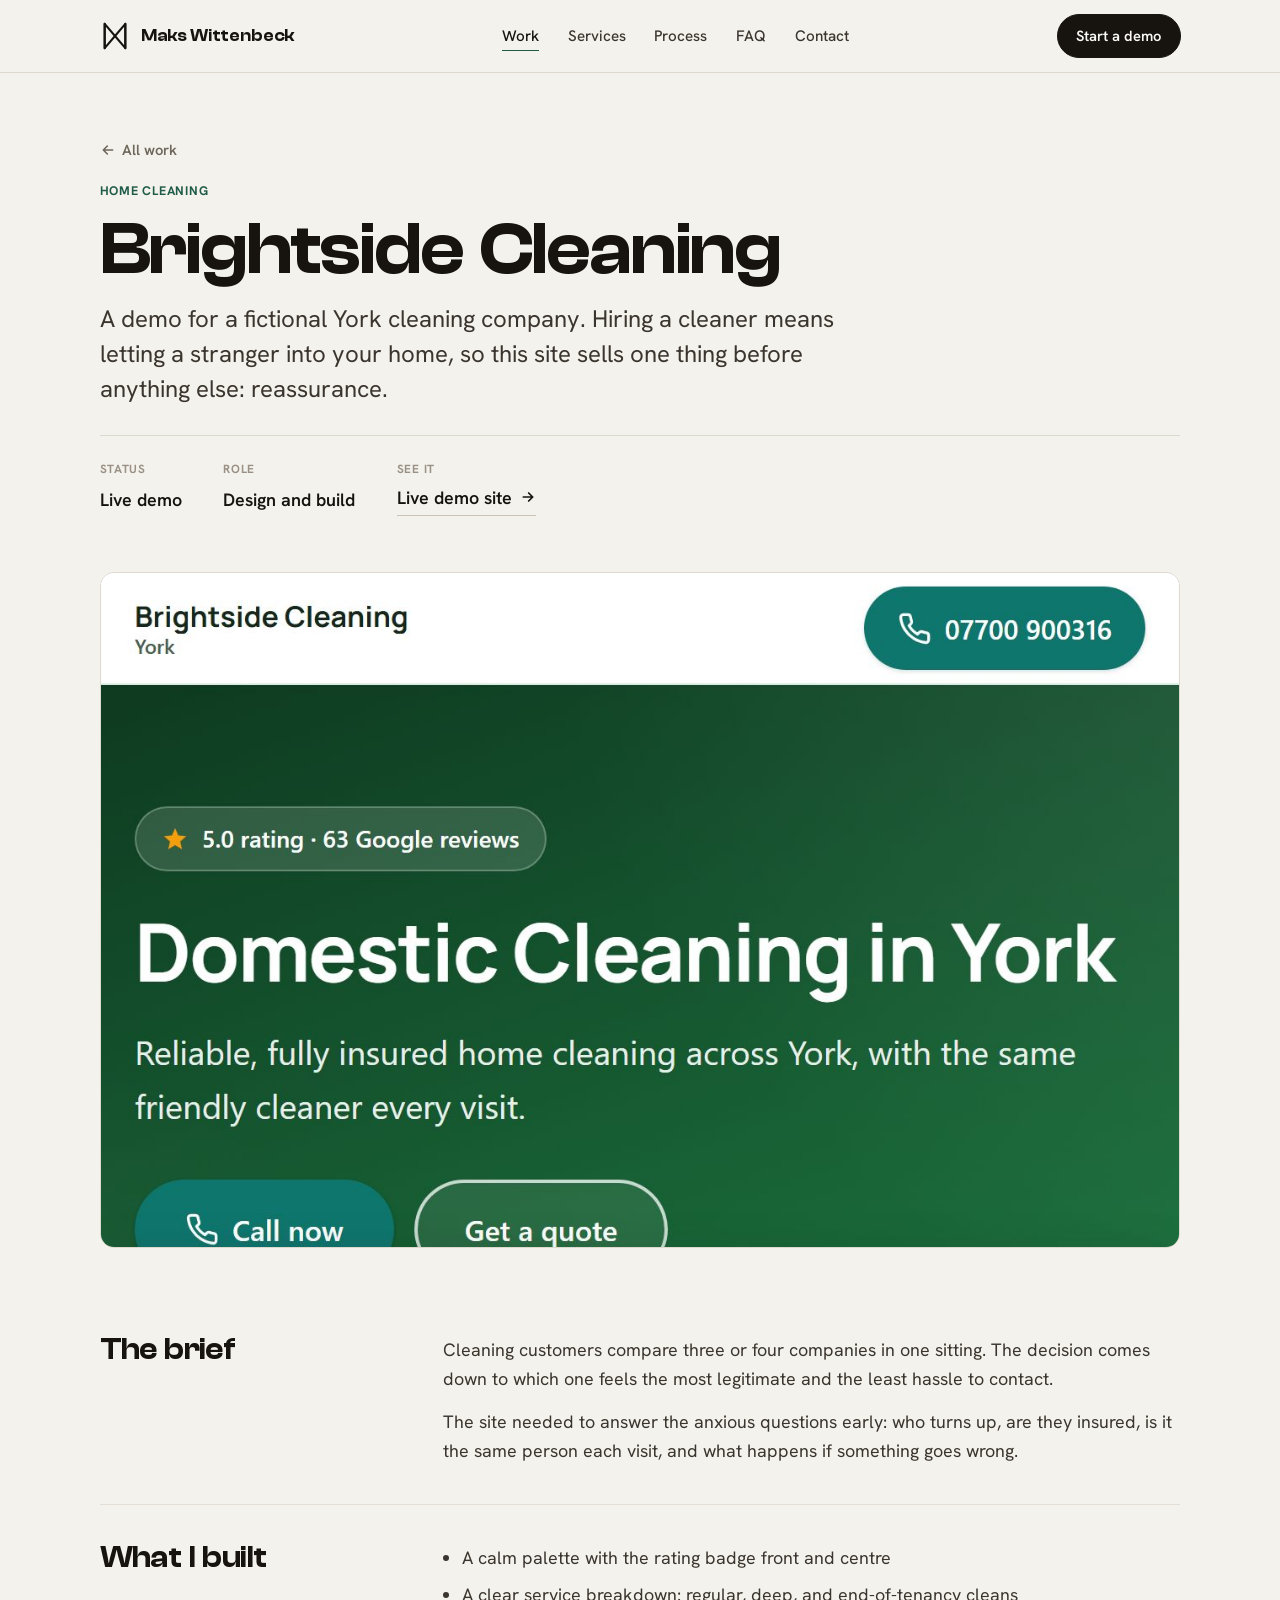
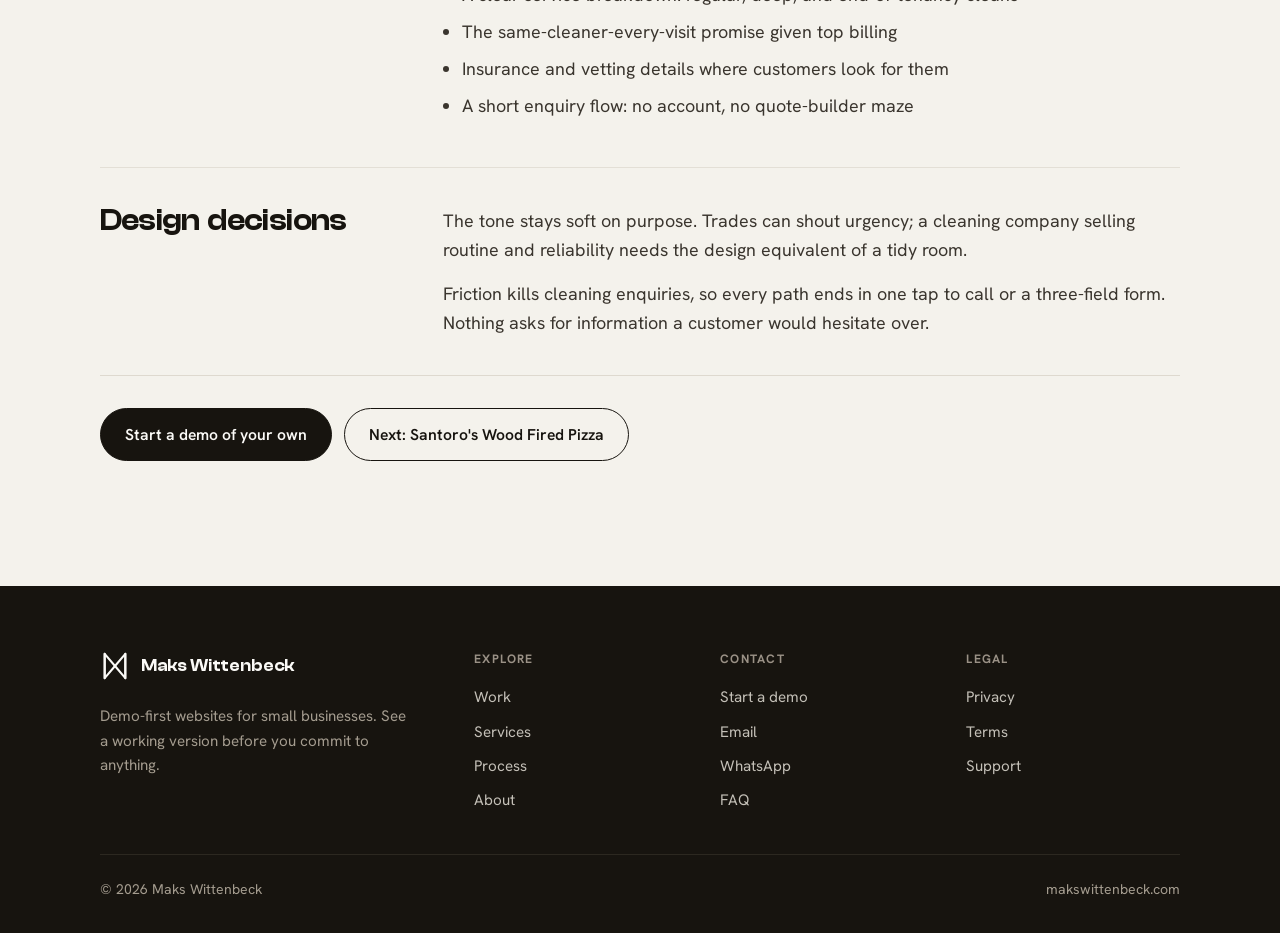
<file: work/brightside-cleaning/index.html>
<!DOCTYPE html>
<html lang="en">
  <head>
    <meta charset="UTF-8" />
    <meta name="viewport" content="width=device-width, initial-scale=1.0" />
    <title>Brightside Cleaning Case Study | Maks Wittenbeck</title>
    <meta name="description" content="How a site sells reassurance: who turns up, what gets cleaned, insurance where customers look for it, and an enquiry flow with no friction." />
    <link rel="canonical" href="https://makswittenbeck.com/work/brightside-cleaning/" />
    <meta property="og:title" content="Brightside Cleaning Case Study | Maks Wittenbeck" />
    <meta property="og:description" content="How a site sells reassurance: who turns up, what gets cleaned, insurance where customers look for it, and an enquiry flow with no friction." />
    <meta property="og:type" content="website" />
    <meta property="og:url" content="https://makswittenbeck.com/work/brightside-cleaning/" />
    <meta property="og:image" content="https://makswittenbeck.com/assets/shot-cleaning.jpg" />
    <meta name="twitter:card" content="summary_large_image" />
    <meta name="theme-color" content="#f4f2ec" />
    <link rel="icon" href="/assets/favicon.svg" type="image/svg+xml" />
    <link rel="preload" href="/assets/fonts/clash-display-600.woff2" as="font" type="font/woff2" crossorigin />
    <link rel="preload" href="/assets/fonts/hanken-variable.woff2" as="font" type="font/woff2" crossorigin />
    <link rel="stylesheet" href="/styles.css" />
  </head>
  <body>
    <a class="skip-link" href="#main">Skip to content</a>
    <header class="site-header">
      <div class="container nav">
        <a class="brand" href="/" aria-label="Maks Wittenbeck home">
          <span class="brand-dot" aria-hidden="true"><svg viewBox="0 0 32 34" fill="none" stroke="currentColor" stroke-width="2.2" stroke-linecap="round" stroke-linejoin="round"><path d="M5 30V4l11 13L27 4v26"/><path d="M5 4v26l11-13 11 13V4"/></svg></span>
          <span>Maks Wittenbeck</span>
        </a>
        <nav class="nav-links" id="nav-links" aria-label="Primary">
          <a href="/work/" aria-current="page">Work</a>
          <a href="/services/">Services</a>
          <a href="/#process">Process</a>
          <a href="/contact/#faq">FAQ</a>
          <a href="/contact/">Contact</a>
        </nav>
        <div class="nav-actions">
          <a class="btn btn--primary btn--sm" href="/contact/">Start a demo</a>
          <button class="menu-toggle" type="button" aria-expanded="false" aria-controls="nav-links" aria-label="Toggle menu">
            <span class="menu-toggle__line"></span>
            <span class="menu-toggle__line"></span>
          </button>
        </div>
      </div>
    </header>
    <main id="main">
      <section class="section page-hero">
        <div class="container">
          <a class="back-link" href="/work/"><svg width="16" height="16" viewBox="0 0 24 24" fill="none" stroke="currentColor" stroke-width="2.4" stroke-linecap="round" stroke-linejoin="round"><path d="M19 12H5M11 6l-6 6 6 6"/></svg> All work</a>
          <p class="project__type" style="margin-bottom:0.7rem">Home cleaning</p>
          <h1>Brightside Cleaning</h1>
          <p class="lede">A demo for a fictional York cleaning company. Hiring a cleaner means letting a stranger into your home, so this site sells one thing before anything else: reassurance.</p>
          <dl class="case-meta">
            <div><dt>Status</dt><dd>Live demo</dd></div>
            <div><dt>Role</dt><dd>Design and build</dd></div>
            <div><dt>See it</dt><dd><a class="arrow-link" href="https://example-cleaner.vercel.app" target="_blank" rel="noopener">Live demo site <svg width="16" height="16" viewBox="0 0 24 24" fill="none" stroke="currentColor" stroke-width="2.6" stroke-linecap="round" stroke-linejoin="round"><path d="M5 12h14M13 6l6 6-6 6"/></svg></a></dd></div>
          </dl>
        </div>
      </section>
      <section style="padding-bottom:clamp(2rem,4vw,3rem)">
        <div class="container">
          <a class="case-shot" href="https://example-cleaner.vercel.app" target="_blank" rel="noopener" aria-label="Open the live site for Brightside Cleaning">
            <img src="/assets/shot-cleaning.jpg" alt="Screenshot of the Brightside Cleaning site" width="1280" height="800" />
          </a>
        </div>
      </section>
      <section class="section" style="padding-top:0">
        <div class="container">
          <div class="case-body reveal"><h2>The brief</h2><div><p>Cleaning customers compare three or four companies in one sitting. The decision comes down to which one feels the most legitimate and the least hassle to contact.</p><p>The site needed to answer the anxious questions early: who turns up, are they insured, is it the same person each visit, and what happens if something goes wrong.</p></div></div>
          <div class="case-body reveal"><h2>What I built</h2><div><ul><li>A calm palette with the rating badge front and centre</li><li>A clear service breakdown: regular, deep, and end-of-tenancy cleans</li><li>The same-cleaner-every-visit promise given top billing</li><li>Insurance and vetting details where customers look for them</li><li>A short enquiry flow: no account, no quote-builder maze</li></ul></div></div>
          <div class="case-body reveal"><h2>Design decisions</h2><div><p>The tone stays soft on purpose. Trades can shout urgency; a cleaning company selling routine and reliability needs the design equivalent of a tidy room.</p><p>Friction kills cleaning enquiries, so every path ends in one tap to call or a three-field form. Nothing asks for information a customer would hesitate over.</p></div></div>
          <div style="display:flex;flex-wrap:wrap;gap:0.75rem;margin-top:2rem">
            <a class="btn btn--primary" href="/contact/">Start a demo of your own</a>
            <a class="btn btn--ghost" href="/work/santoros-pizza/">Next: Santoro's Wood Fired Pizza</a>
          </div>
        </div>
      </section>
    </main>
    <footer class="site-footer">
      <div class="container">
        <div class="footer-top">
          <div class="footer-brand">
            <a class="brand" href="/"><span class="brand-dot" aria-hidden="true"><svg viewBox="0 0 32 34" fill="none" stroke="currentColor" stroke-width="2.2" stroke-linecap="round" stroke-linejoin="round"><path d="M5 30V4l11 13L27 4v26"/><path d="M5 4v26l11-13 11 13V4"/></svg></span><span>Maks Wittenbeck</span></a>
            <p>Demo-first websites for small businesses. See a working version before you commit to anything.</p>
          </div>
          <div class="footer-col">
            <h4>Explore</h4>
            <nav aria-label="Footer explore">
              <a href="/work/">Work</a>
              <a href="/services/">Services</a>
              <a href="/#process">Process</a>
              <a href="/about/">About</a>
            </nav>
          </div>
          <div class="footer-col">
            <h4>Contact</h4>
            <nav aria-label="Footer contact">
              <a href="/contact/">Start a demo</a>
              <a href="mailto:makswittenbecksites@gmail.com">Email</a>
              <a href="https://wa.me/447923164313" target="_blank" rel="noopener">WhatsApp</a>
              <a href="/contact/#faq">FAQ</a>
            </nav>
          </div>
          <div class="footer-col">
            <h4>Legal</h4>
            <nav aria-label="Footer legal">
              <a href="/privacy/">Privacy</a>
              <a href="/terms/">Terms</a>
              <a href="mailto:makswittenbecksites@gmail.com?subject=Support">Support</a>
            </nav>
          </div>
        </div>
        <div class="footer-bottom">
          <p>&copy; <span id="year"></span> Maks Wittenbeck</p>
          <p>makswittenbeck.com</p>
        </div>
      </div>
    </footer>

    <script src="/script.js"></script>
  </body>
</html>
</file>
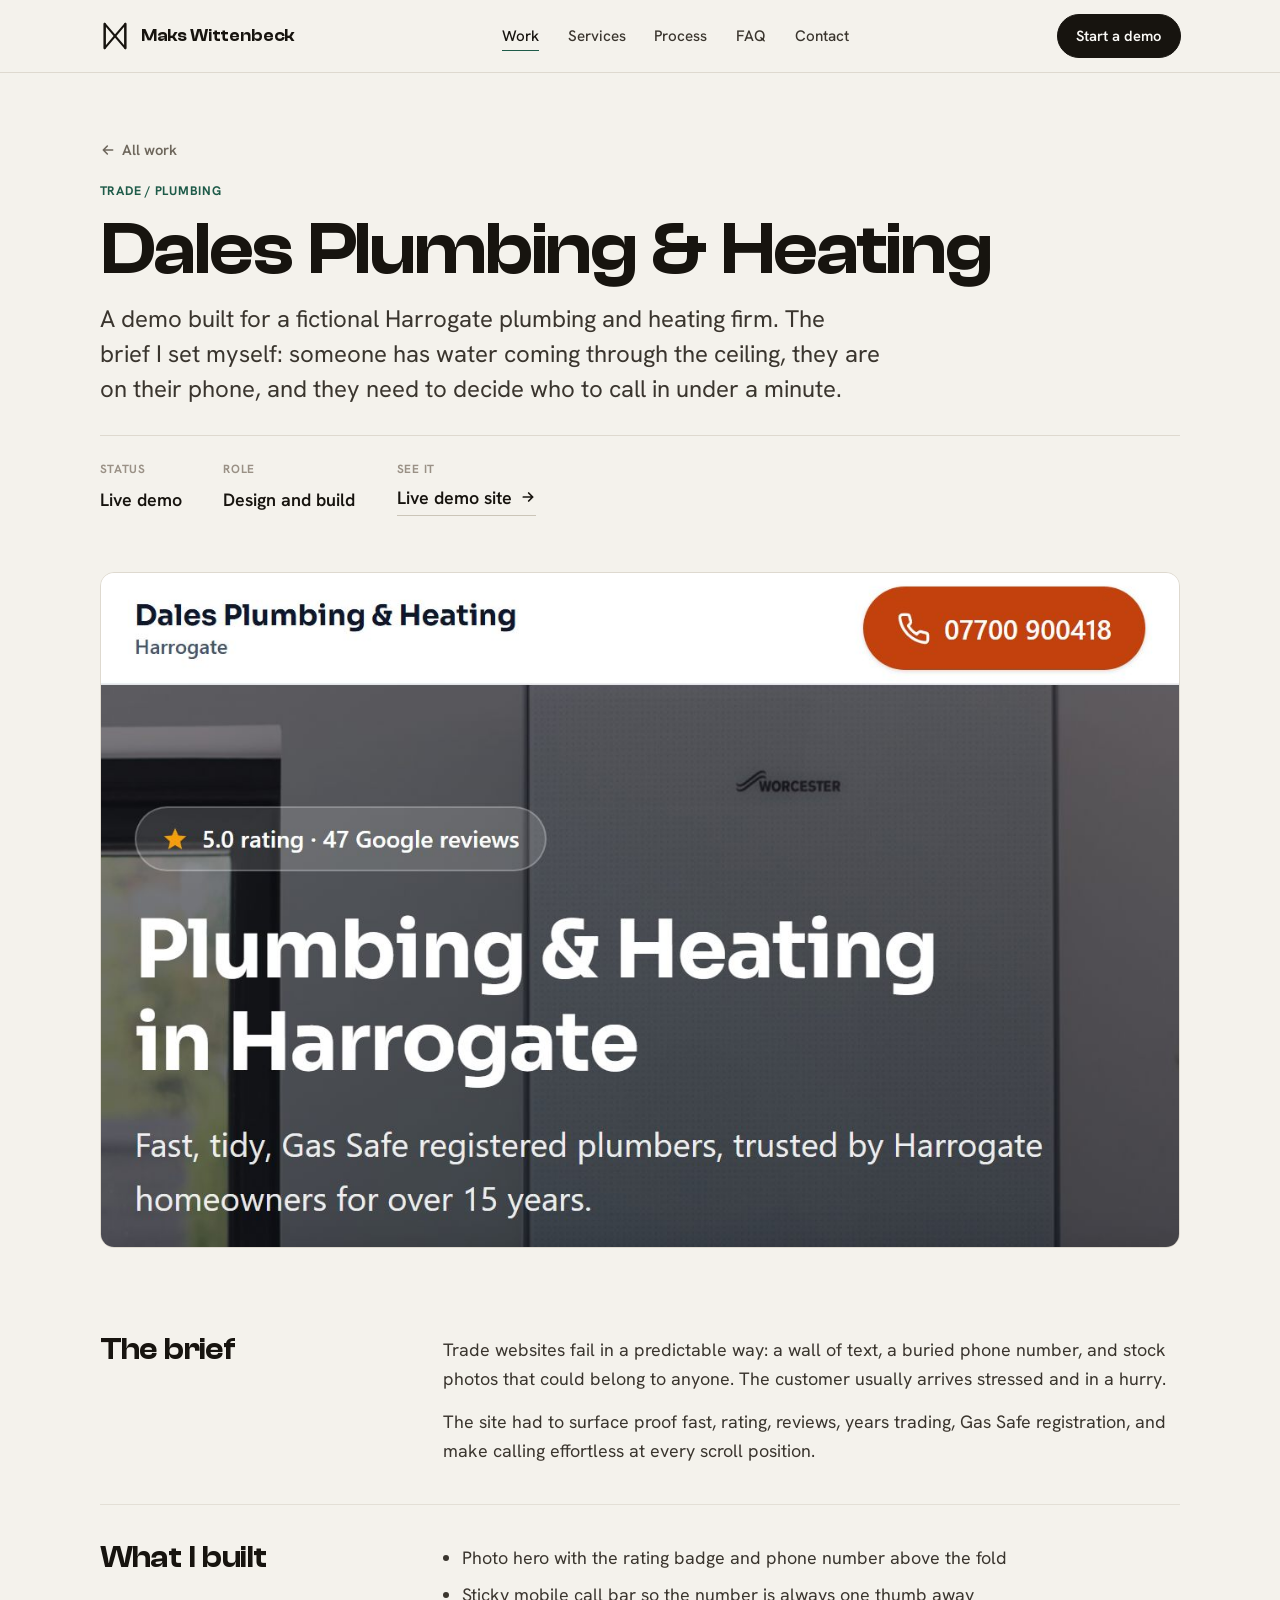
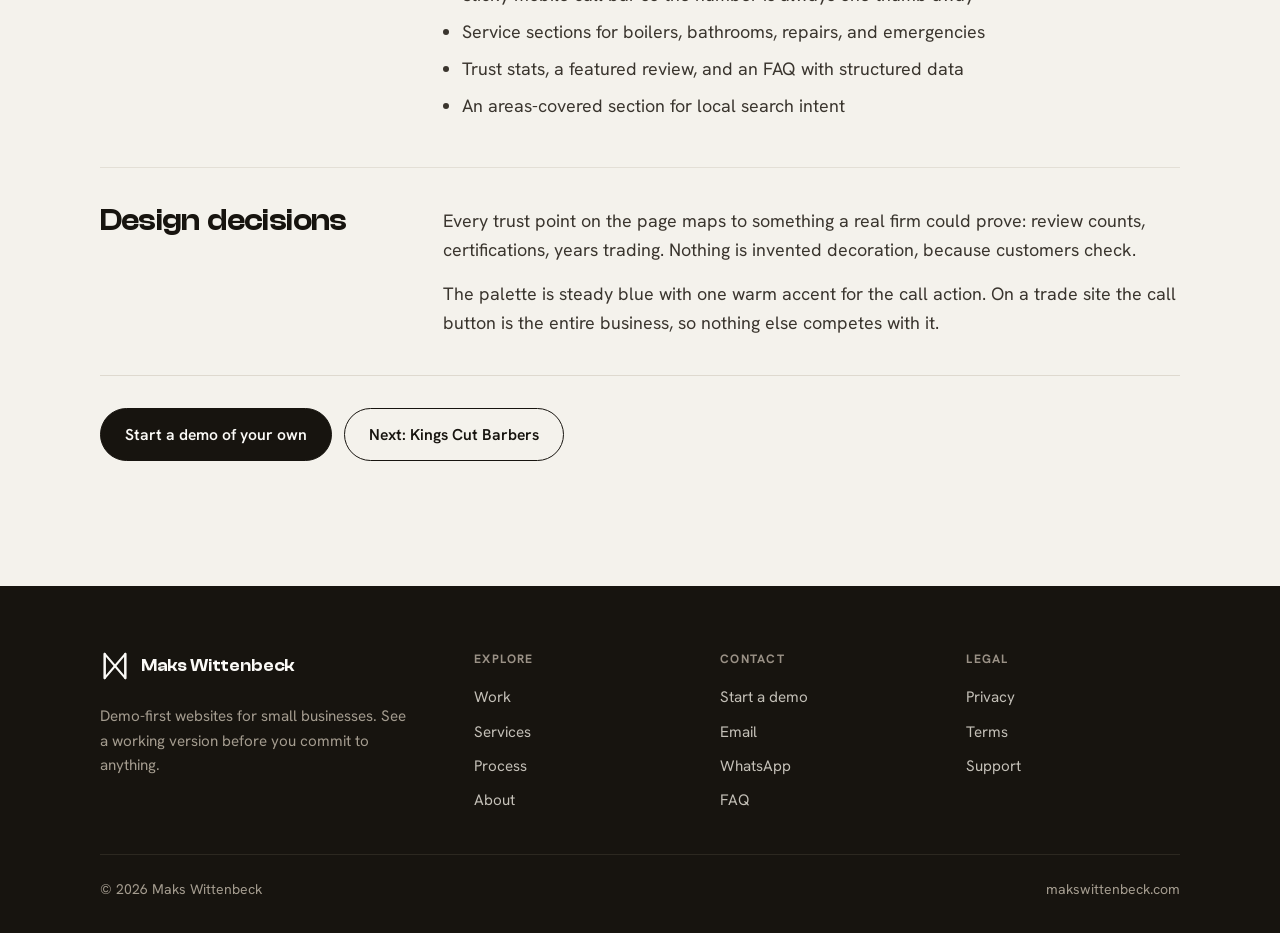
<file: work/dales-plumbing/index.html>
<!DOCTYPE html>
<html lang="en">
  <head>
    <meta charset="UTF-8" />
    <meta name="viewport" content="width=device-width, initial-scale=1.0" />
    <title>Dales Plumbing and Heating Case Study | Maks Wittenbeck</title>
    <meta name="description" content="What a site built to make the phone ring looks like: proof above the fold, plain-word services, and a call button that follows you down the page." />
    <link rel="canonical" href="https://makswittenbeck.com/work/dales-plumbing/" />
    <meta property="og:title" content="Dales Plumbing and Heating Case Study | Maks Wittenbeck" />
    <meta property="og:description" content="What a site built to make the phone ring looks like: proof above the fold, plain-word services, and a call button that follows you down the page." />
    <meta property="og:type" content="website" />
    <meta property="og:url" content="https://makswittenbeck.com/work/dales-plumbing/" />
    <meta property="og:image" content="https://makswittenbeck.com/assets/shot-plumbing.jpg" />
    <meta name="twitter:card" content="summary_large_image" />
    <meta name="theme-color" content="#f4f2ec" />
    <link rel="icon" href="/assets/favicon.svg" type="image/svg+xml" />
    <link rel="preload" href="/assets/fonts/clash-display-600.woff2" as="font" type="font/woff2" crossorigin />
    <link rel="preload" href="/assets/fonts/hanken-variable.woff2" as="font" type="font/woff2" crossorigin />
    <link rel="stylesheet" href="/styles.css" />
  </head>
  <body>
    <a class="skip-link" href="#main">Skip to content</a>
    <header class="site-header">
      <div class="container nav">
        <a class="brand" href="/" aria-label="Maks Wittenbeck home">
          <span class="brand-dot" aria-hidden="true"><svg viewBox="0 0 32 34" fill="none" stroke="currentColor" stroke-width="2.2" stroke-linecap="round" stroke-linejoin="round"><path d="M5 30V4l11 13L27 4v26"/><path d="M5 4v26l11-13 11 13V4"/></svg></span>
          <span>Maks Wittenbeck</span>
        </a>
        <nav class="nav-links" id="nav-links" aria-label="Primary">
          <a href="/work/" aria-current="page">Work</a>
          <a href="/services/">Services</a>
          <a href="/#process">Process</a>
          <a href="/contact/#faq">FAQ</a>
          <a href="/contact/">Contact</a>
        </nav>
        <div class="nav-actions">
          <a class="btn btn--primary btn--sm" href="/contact/">Start a demo</a>
          <button class="menu-toggle" type="button" aria-expanded="false" aria-controls="nav-links" aria-label="Toggle menu">
            <span class="menu-toggle__line"></span>
            <span class="menu-toggle__line"></span>
          </button>
        </div>
      </div>
    </header>
    <main id="main">
      <section class="section page-hero">
        <div class="container">
          <a class="back-link" href="/work/"><svg width="16" height="16" viewBox="0 0 24 24" fill="none" stroke="currentColor" stroke-width="2.4" stroke-linecap="round" stroke-linejoin="round"><path d="M19 12H5M11 6l-6 6 6 6"/></svg> All work</a>
          <p class="project__type" style="margin-bottom:0.7rem">Trade / plumbing</p>
          <h1>Dales Plumbing &amp; Heating</h1>
          <p class="lede">A demo built for a fictional Harrogate plumbing and heating firm. The brief I set myself: someone has water coming through the ceiling, they are on their phone, and they need to decide who to call in under a minute.</p>
          <dl class="case-meta">
            <div><dt>Status</dt><dd>Live demo</dd></div>
            <div><dt>Role</dt><dd>Design and build</dd></div>
            <div><dt>See it</dt><dd><a class="arrow-link" href="https://example-plumber-wheat.vercel.app" target="_blank" rel="noopener">Live demo site <svg width="16" height="16" viewBox="0 0 24 24" fill="none" stroke="currentColor" stroke-width="2.6" stroke-linecap="round" stroke-linejoin="round"><path d="M5 12h14M13 6l6 6-6 6"/></svg></a></dd></div>
          </dl>
        </div>
      </section>
      <section style="padding-bottom:clamp(2rem,4vw,3rem)">
        <div class="container">
          <a class="case-shot" href="https://example-plumber-wheat.vercel.app" target="_blank" rel="noopener" aria-label="Open the live site for Dales Plumbing & Heating">
            <img src="/assets/shot-plumbing.jpg" alt="Screenshot of the Dales Plumbing & Heating site" width="1280" height="800" />
          </a>
        </div>
      </section>
      <section class="section" style="padding-top:0">
        <div class="container">
          <div class="case-body reveal"><h2>The brief</h2><div><p>Trade websites fail in a predictable way: a wall of text, a buried phone number, and stock photos that could belong to anyone. The customer usually arrives stressed and in a hurry.</p><p>The site had to surface proof fast, rating, reviews, years trading, Gas Safe registration, and make calling effortless at every scroll position.</p></div></div>
          <div class="case-body reveal"><h2>What I built</h2><div><ul><li>Photo hero with the rating badge and phone number above the fold</li><li>Sticky mobile call bar so the number is always one thumb away</li><li>Service sections for boilers, bathrooms, repairs, and emergencies</li><li>Trust stats, a featured review, and an FAQ with structured data</li><li>An areas-covered section for local search intent</li></ul></div></div>
          <div class="case-body reveal"><h2>Design decisions</h2><div><p>Every trust point on the page maps to something a real firm could prove: review counts, certifications, years trading. Nothing is invented decoration, because customers check.</p><p>The palette is steady blue with one warm accent for the call action. On a trade site the call button is the entire business, so nothing else competes with it.</p></div></div>
          <div style="display:flex;flex-wrap:wrap;gap:0.75rem;margin-top:2rem">
            <a class="btn btn--primary" href="/contact/">Start a demo of your own</a>
            <a class="btn btn--ghost" href="/work/kings-cut-barbers/">Next: Kings Cut Barbers</a>
          </div>
        </div>
      </section>
    </main>
    <footer class="site-footer">
      <div class="container">
        <div class="footer-top">
          <div class="footer-brand">
            <a class="brand" href="/"><span class="brand-dot" aria-hidden="true"><svg viewBox="0 0 32 34" fill="none" stroke="currentColor" stroke-width="2.2" stroke-linecap="round" stroke-linejoin="round"><path d="M5 30V4l11 13L27 4v26"/><path d="M5 4v26l11-13 11 13V4"/></svg></span><span>Maks Wittenbeck</span></a>
            <p>Demo-first websites for small businesses. See a working version before you commit to anything.</p>
          </div>
          <div class="footer-col">
            <h4>Explore</h4>
            <nav aria-label="Footer explore">
              <a href="/work/">Work</a>
              <a href="/services/">Services</a>
              <a href="/#process">Process</a>
              <a href="/about/">About</a>
            </nav>
          </div>
          <div class="footer-col">
            <h4>Contact</h4>
            <nav aria-label="Footer contact">
              <a href="/contact/">Start a demo</a>
              <a href="mailto:makswittenbecksites@gmail.com">Email</a>
              <a href="https://wa.me/447923164313" target="_blank" rel="noopener">WhatsApp</a>
              <a href="/contact/#faq">FAQ</a>
            </nav>
          </div>
          <div class="footer-col">
            <h4>Legal</h4>
            <nav aria-label="Footer legal">
              <a href="/privacy/">Privacy</a>
              <a href="/terms/">Terms</a>
              <a href="mailto:makswittenbecksites@gmail.com?subject=Support">Support</a>
            </nav>
          </div>
        </div>
        <div class="footer-bottom">
          <p>&copy; <span id="year"></span> Maks Wittenbeck</p>
          <p>makswittenbeck.com</p>
        </div>
      </div>
    </footer>

    <script src="/script.js"></script>
  </body>
</html>
</file>
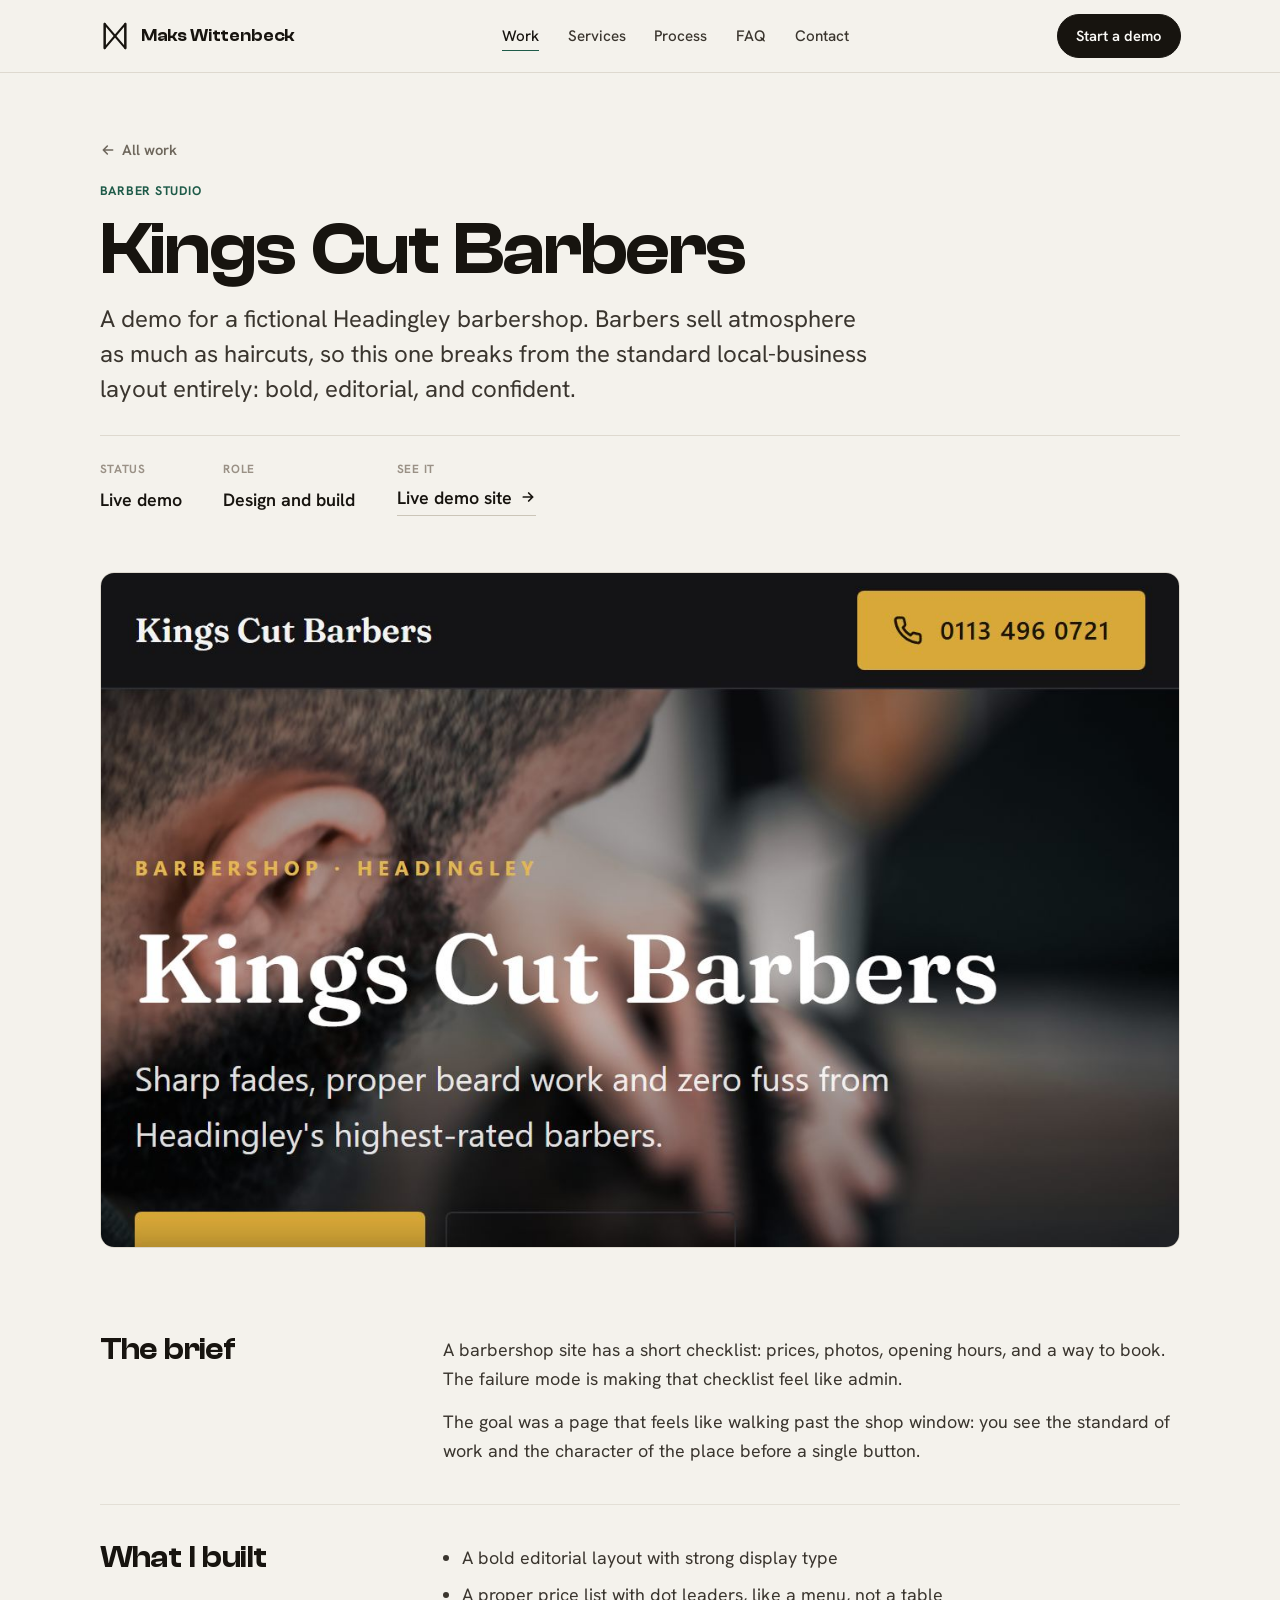
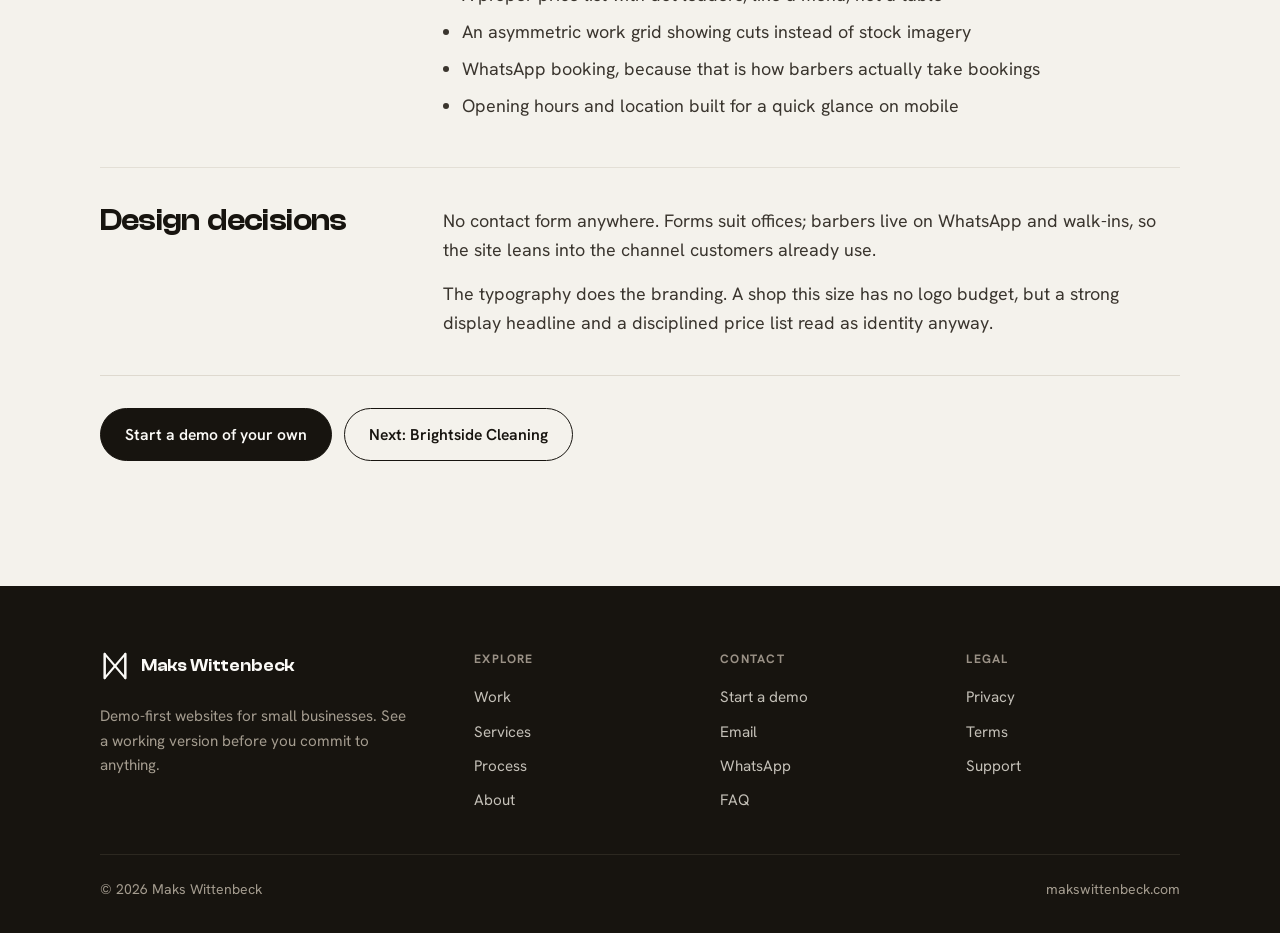
<file: work/kings-cut-barbers/index.html>
<!DOCTYPE html>
<html lang="en">
  <head>
    <meta charset="UTF-8" />
    <meta name="viewport" content="width=device-width, initial-scale=1.0" />
    <title>Kings Cut Barbers Case Study | Maks Wittenbeck</title>
    <meta name="description" content="The same designer, a completely different feel: bold and confident, with a proper price list and WhatsApp booking. Style follows the business, not a template." />
    <link rel="canonical" href="https://makswittenbeck.com/work/kings-cut-barbers/" />
    <meta property="og:title" content="Kings Cut Barbers Case Study | Maks Wittenbeck" />
    <meta property="og:description" content="The same designer, a completely different feel: bold and confident, with a proper price list and WhatsApp booking. Style follows the business, not a template." />
    <meta property="og:type" content="website" />
    <meta property="og:url" content="https://makswittenbeck.com/work/kings-cut-barbers/" />
    <meta property="og:image" content="https://makswittenbeck.com/assets/shot-barber.jpg" />
    <meta name="twitter:card" content="summary_large_image" />
    <meta name="theme-color" content="#f4f2ec" />
    <link rel="icon" href="/assets/favicon.svg" type="image/svg+xml" />
    <link rel="preload" href="/assets/fonts/clash-display-600.woff2" as="font" type="font/woff2" crossorigin />
    <link rel="preload" href="/assets/fonts/hanken-variable.woff2" as="font" type="font/woff2" crossorigin />
    <link rel="stylesheet" href="/styles.css" />
  </head>
  <body>
    <a class="skip-link" href="#main">Skip to content</a>
    <header class="site-header">
      <div class="container nav">
        <a class="brand" href="/" aria-label="Maks Wittenbeck home">
          <span class="brand-dot" aria-hidden="true"><svg viewBox="0 0 32 34" fill="none" stroke="currentColor" stroke-width="2.2" stroke-linecap="round" stroke-linejoin="round"><path d="M5 30V4l11 13L27 4v26"/><path d="M5 4v26l11-13 11 13V4"/></svg></span>
          <span>Maks Wittenbeck</span>
        </a>
        <nav class="nav-links" id="nav-links" aria-label="Primary">
          <a href="/work/" aria-current="page">Work</a>
          <a href="/services/">Services</a>
          <a href="/#process">Process</a>
          <a href="/contact/#faq">FAQ</a>
          <a href="/contact/">Contact</a>
        </nav>
        <div class="nav-actions">
          <a class="btn btn--primary btn--sm" href="/contact/">Start a demo</a>
          <button class="menu-toggle" type="button" aria-expanded="false" aria-controls="nav-links" aria-label="Toggle menu">
            <span class="menu-toggle__line"></span>
            <span class="menu-toggle__line"></span>
          </button>
        </div>
      </div>
    </header>
    <main id="main">
      <section class="section page-hero">
        <div class="container">
          <a class="back-link" href="/work/"><svg width="16" height="16" viewBox="0 0 24 24" fill="none" stroke="currentColor" stroke-width="2.4" stroke-linecap="round" stroke-linejoin="round"><path d="M19 12H5M11 6l-6 6 6 6"/></svg> All work</a>
          <p class="project__type" style="margin-bottom:0.7rem">Barber studio</p>
          <h1>Kings Cut Barbers</h1>
          <p class="lede">A demo for a fictional Headingley barbershop. Barbers sell atmosphere as much as haircuts, so this one breaks from the standard local-business layout entirely: bold, editorial, and confident.</p>
          <dl class="case-meta">
            <div><dt>Status</dt><dd>Live demo</dd></div>
            <div><dt>Role</dt><dd>Design and build</dd></div>
            <div><dt>See it</dt><dd><a class="arrow-link" href="https://example-barber.vercel.app" target="_blank" rel="noopener">Live demo site <svg width="16" height="16" viewBox="0 0 24 24" fill="none" stroke="currentColor" stroke-width="2.6" stroke-linecap="round" stroke-linejoin="round"><path d="M5 12h14M13 6l6 6-6 6"/></svg></a></dd></div>
          </dl>
        </div>
      </section>
      <section style="padding-bottom:clamp(2rem,4vw,3rem)">
        <div class="container">
          <a class="case-shot" href="https://example-barber.vercel.app" target="_blank" rel="noopener" aria-label="Open the live site for Kings Cut Barbers">
            <img src="/assets/shot-barber.jpg" alt="Screenshot of the Kings Cut Barbers site" width="1280" height="800" />
          </a>
        </div>
      </section>
      <section class="section" style="padding-top:0">
        <div class="container">
          <div class="case-body reveal"><h2>The brief</h2><div><p>A barbershop site has a short checklist: prices, photos, opening hours, and a way to book. The failure mode is making that checklist feel like admin.</p><p>The goal was a page that feels like walking past the shop window: you see the standard of work and the character of the place before a single button.</p></div></div>
          <div class="case-body reveal"><h2>What I built</h2><div><ul><li>A bold editorial layout with strong display type</li><li>A proper price list with dot leaders, like a menu, not a table</li><li>An asymmetric work grid showing cuts instead of stock imagery</li><li>WhatsApp booking, because that is how barbers actually take bookings</li><li>Opening hours and location built for a quick glance on mobile</li></ul></div></div>
          <div class="case-body reveal"><h2>Design decisions</h2><div><p>No contact form anywhere. Forms suit offices; barbers live on WhatsApp and walk-ins, so the site leans into the channel customers already use.</p><p>The typography does the branding. A shop this size has no logo budget, but a strong display headline and a disciplined price list read as identity anyway.</p></div></div>
          <div style="display:flex;flex-wrap:wrap;gap:0.75rem;margin-top:2rem">
            <a class="btn btn--primary" href="/contact/">Start a demo of your own</a>
            <a class="btn btn--ghost" href="/work/brightside-cleaning/">Next: Brightside Cleaning</a>
          </div>
        </div>
      </section>
    </main>
    <footer class="site-footer">
      <div class="container">
        <div class="footer-top">
          <div class="footer-brand">
            <a class="brand" href="/"><span class="brand-dot" aria-hidden="true"><svg viewBox="0 0 32 34" fill="none" stroke="currentColor" stroke-width="2.2" stroke-linecap="round" stroke-linejoin="round"><path d="M5 30V4l11 13L27 4v26"/><path d="M5 4v26l11-13 11 13V4"/></svg></span><span>Maks Wittenbeck</span></a>
            <p>Demo-first websites for small businesses. See a working version before you commit to anything.</p>
          </div>
          <div class="footer-col">
            <h4>Explore</h4>
            <nav aria-label="Footer explore">
              <a href="/work/">Work</a>
              <a href="/services/">Services</a>
              <a href="/#process">Process</a>
              <a href="/about/">About</a>
            </nav>
          </div>
          <div class="footer-col">
            <h4>Contact</h4>
            <nav aria-label="Footer contact">
              <a href="/contact/">Start a demo</a>
              <a href="mailto:makswittenbecksites@gmail.com">Email</a>
              <a href="https://wa.me/447923164313" target="_blank" rel="noopener">WhatsApp</a>
              <a href="/contact/#faq">FAQ</a>
            </nav>
          </div>
          <div class="footer-col">
            <h4>Legal</h4>
            <nav aria-label="Footer legal">
              <a href="/privacy/">Privacy</a>
              <a href="/terms/">Terms</a>
              <a href="mailto:makswittenbecksites@gmail.com?subject=Support">Support</a>
            </nav>
          </div>
        </div>
        <div class="footer-bottom">
          <p>&copy; <span id="year"></span> Maks Wittenbeck</p>
          <p>makswittenbeck.com</p>
        </div>
      </div>
    </footer>

    <script src="/script.js"></script>
  </body>
</html>
</file>
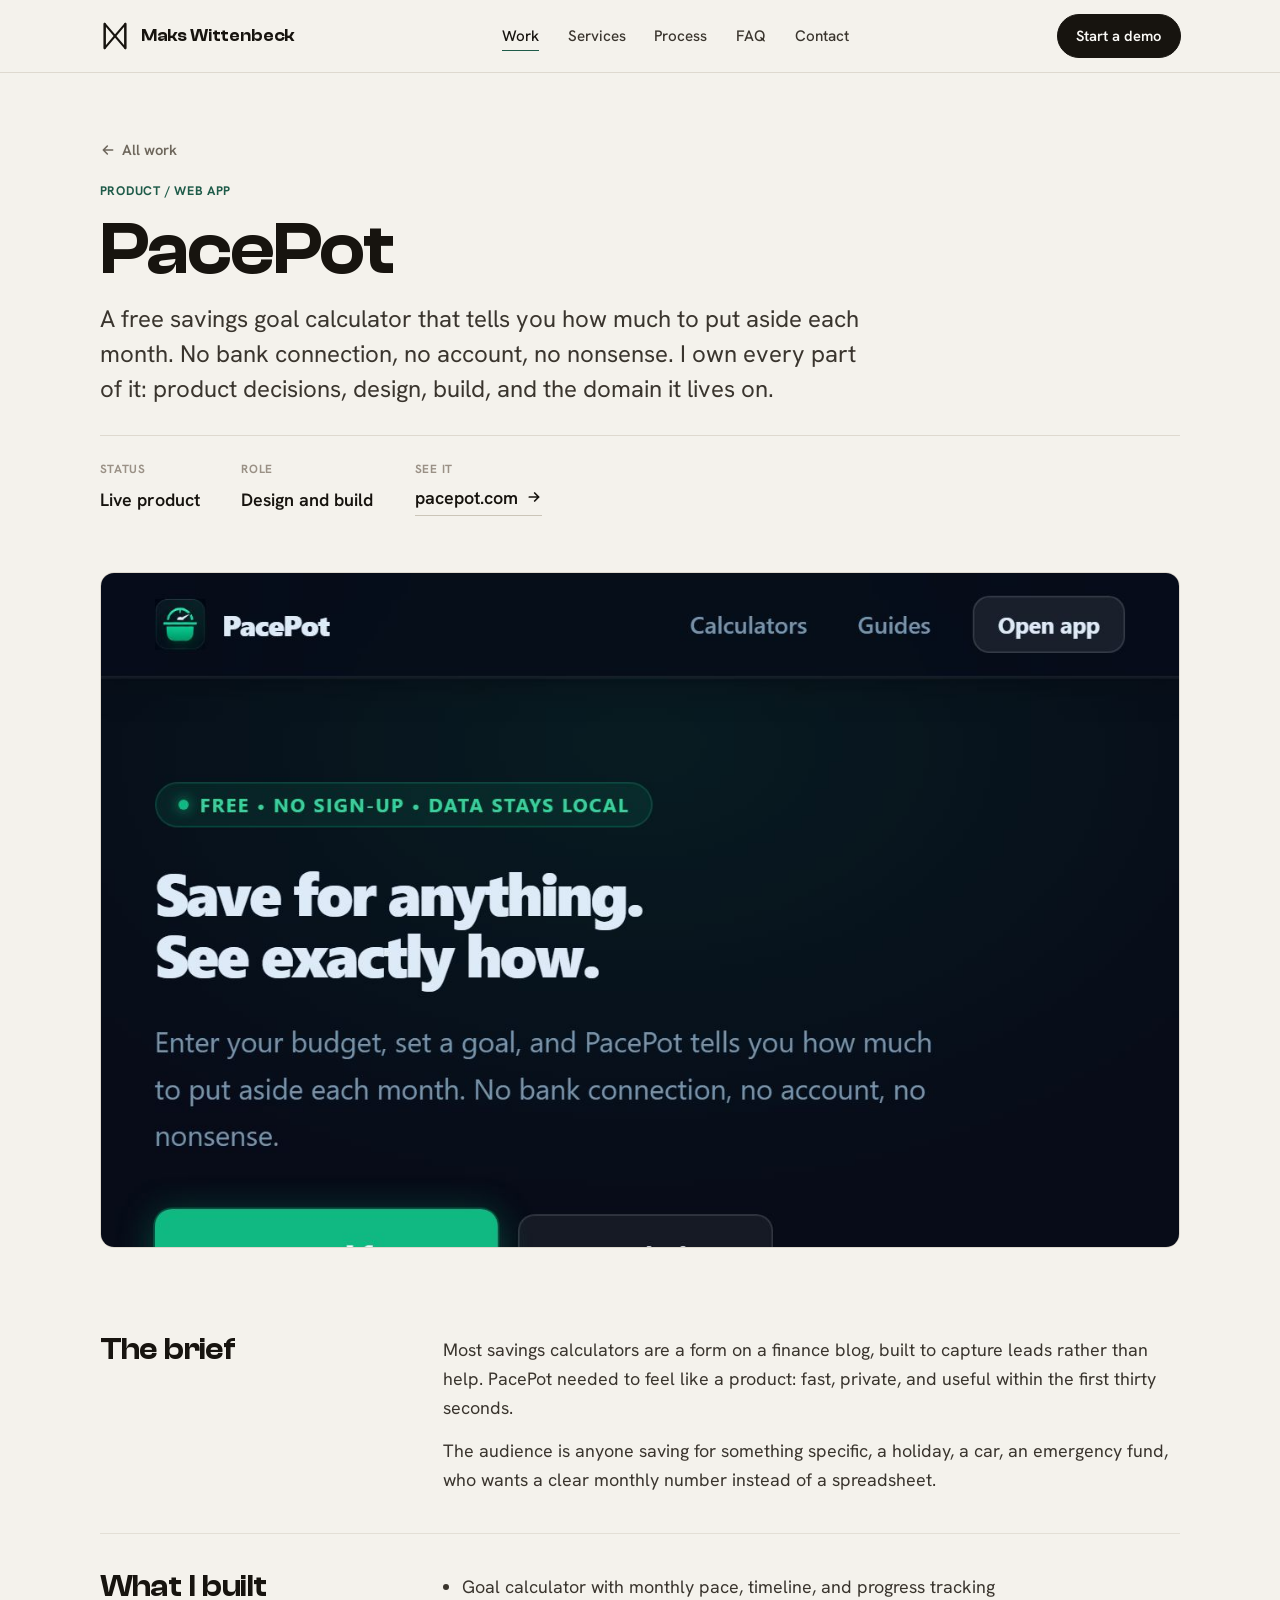
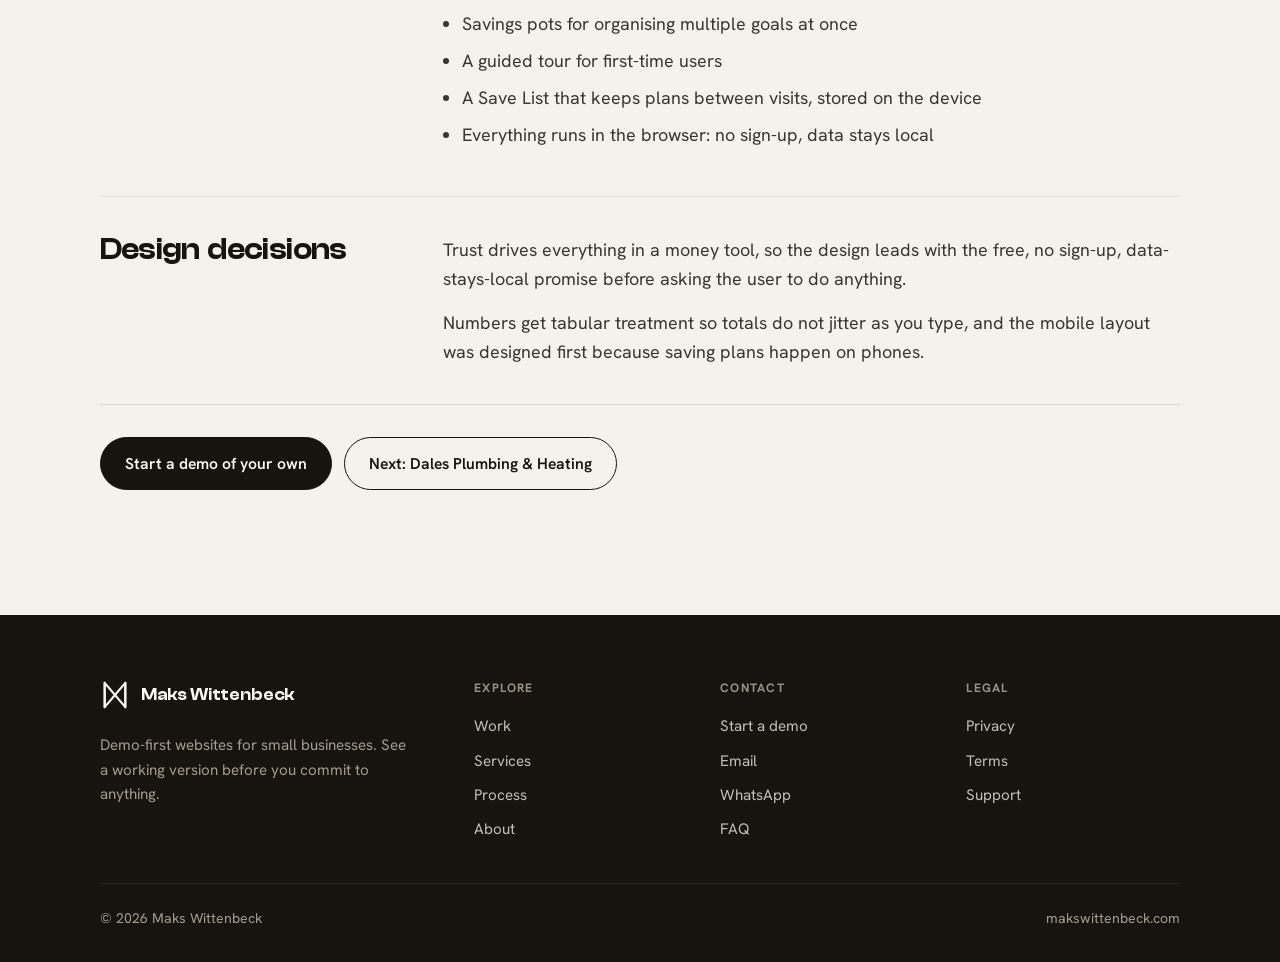
<file: work/pacepot/index.html>
<!DOCTYPE html>
<html lang="en">
  <head>
    <meta charset="UTF-8" />
    <meta name="viewport" content="width=device-width, initial-scale=1.0" />
    <title>PacePot Case Study | Maks Wittenbeck</title>
    <meta name="description" content="A savings app I designed, built, and shipped as my own product. It demonstrates the full range: product thinking, working savings logic, and a clean interface." />
    <link rel="canonical" href="https://makswittenbeck.com/work/pacepot/" />
    <meta property="og:title" content="PacePot Case Study | Maks Wittenbeck" />
    <meta property="og:description" content="A savings app I designed, built, and shipped as my own product. It demonstrates the full range: product thinking, working savings logic, and a clean interface." />
    <meta property="og:type" content="website" />
    <meta property="og:url" content="https://makswittenbeck.com/work/pacepot/" />
    <meta property="og:image" content="https://makswittenbeck.com/assets/shot-pacepot.jpg" />
    <meta name="twitter:card" content="summary_large_image" />
    <meta name="theme-color" content="#f4f2ec" />
    <link rel="icon" href="/assets/favicon.svg" type="image/svg+xml" />
    <link rel="preload" href="/assets/fonts/clash-display-600.woff2" as="font" type="font/woff2" crossorigin />
    <link rel="preload" href="/assets/fonts/hanken-variable.woff2" as="font" type="font/woff2" crossorigin />
    <link rel="stylesheet" href="/styles.css" />
  </head>
  <body>
    <a class="skip-link" href="#main">Skip to content</a>
    <header class="site-header">
      <div class="container nav">
        <a class="brand" href="/" aria-label="Maks Wittenbeck home">
          <span class="brand-dot" aria-hidden="true"><svg viewBox="0 0 32 34" fill="none" stroke="currentColor" stroke-width="2.2" stroke-linecap="round" stroke-linejoin="round"><path d="M5 30V4l11 13L27 4v26"/><path d="M5 4v26l11-13 11 13V4"/></svg></span>
          <span>Maks Wittenbeck</span>
        </a>
        <nav class="nav-links" id="nav-links" aria-label="Primary">
          <a href="/work/" aria-current="page">Work</a>
          <a href="/services/">Services</a>
          <a href="/#process">Process</a>
          <a href="/contact/#faq">FAQ</a>
          <a href="/contact/">Contact</a>
        </nav>
        <div class="nav-actions">
          <a class="btn btn--primary btn--sm" href="/contact/">Start a demo</a>
          <button class="menu-toggle" type="button" aria-expanded="false" aria-controls="nav-links" aria-label="Toggle menu">
            <span class="menu-toggle__line"></span>
            <span class="menu-toggle__line"></span>
          </button>
        </div>
      </div>
    </header>
    <main id="main">
      <section class="section page-hero">
        <div class="container">
          <a class="back-link" href="/work/"><svg width="16" height="16" viewBox="0 0 24 24" fill="none" stroke="currentColor" stroke-width="2.4" stroke-linecap="round" stroke-linejoin="round"><path d="M19 12H5M11 6l-6 6 6 6"/></svg> All work</a>
          <p class="project__type" style="margin-bottom:0.7rem">Product / web app</p>
          <h1>PacePot</h1>
          <p class="lede">A free savings goal calculator that tells you how much to put aside each month. No bank connection, no account, no nonsense. I own every part of it: product decisions, design, build, and the domain it lives on.</p>
          <dl class="case-meta">
            <div><dt>Status</dt><dd>Live product</dd></div>
            <div><dt>Role</dt><dd>Design and build</dd></div>
            <div><dt>See it</dt><dd><a class="arrow-link" href="https://pacepot.com" target="_blank" rel="noopener">pacepot.com <svg width="16" height="16" viewBox="0 0 24 24" fill="none" stroke="currentColor" stroke-width="2.6" stroke-linecap="round" stroke-linejoin="round"><path d="M5 12h14M13 6l6 6-6 6"/></svg></a></dd></div>
          </dl>
        </div>
      </section>
      <section style="padding-bottom:clamp(2rem,4vw,3rem)">
        <div class="container">
          <a class="case-shot" href="https://pacepot.com" target="_blank" rel="noopener" aria-label="Open the live site for PacePot">
            <img src="/assets/shot-pacepot.jpg" alt="Screenshot of the PacePot site" width="1280" height="800" />
          </a>
        </div>
      </section>
      <section class="section" style="padding-top:0">
        <div class="container">
          <div class="case-body reveal"><h2>The brief</h2><div><p>Most savings calculators are a form on a finance blog, built to capture leads rather than help. PacePot needed to feel like a product: fast, private, and useful within the first thirty seconds.</p><p>The audience is anyone saving for something specific, a holiday, a car, an emergency fund, who wants a clear monthly number instead of a spreadsheet.</p></div></div>
          <div class="case-body reveal"><h2>What I built</h2><div><ul><li>Goal calculator with monthly pace, timeline, and progress tracking</li><li>Savings pots for organising multiple goals at once</li><li>A guided tour for first-time users</li><li>A Save List that keeps plans between visits, stored on the device</li><li>Everything runs in the browser: no sign-up, data stays local</li></ul></div></div>
          <div class="case-body reveal"><h2>Design decisions</h2><div><p>Trust drives everything in a money tool, so the design leads with the free, no sign-up, data-stays-local promise before asking the user to do anything.</p><p>Numbers get tabular treatment so totals do not jitter as you type, and the mobile layout was designed first because saving plans happen on phones.</p></div></div>
          <div style="display:flex;flex-wrap:wrap;gap:0.75rem;margin-top:2rem">
            <a class="btn btn--primary" href="/contact/">Start a demo of your own</a>
            <a class="btn btn--ghost" href="/work/dales-plumbing/">Next: Dales Plumbing &amp; Heating</a>
          </div>
        </div>
      </section>
    </main>
    <footer class="site-footer">
      <div class="container">
        <div class="footer-top">
          <div class="footer-brand">
            <a class="brand" href="/"><span class="brand-dot" aria-hidden="true"><svg viewBox="0 0 32 34" fill="none" stroke="currentColor" stroke-width="2.2" stroke-linecap="round" stroke-linejoin="round"><path d="M5 30V4l11 13L27 4v26"/><path d="M5 4v26l11-13 11 13V4"/></svg></span><span>Maks Wittenbeck</span></a>
            <p>Demo-first websites for small businesses. See a working version before you commit to anything.</p>
          </div>
          <div class="footer-col">
            <h4>Explore</h4>
            <nav aria-label="Footer explore">
              <a href="/work/">Work</a>
              <a href="/services/">Services</a>
              <a href="/#process">Process</a>
              <a href="/about/">About</a>
            </nav>
          </div>
          <div class="footer-col">
            <h4>Contact</h4>
            <nav aria-label="Footer contact">
              <a href="/contact/">Start a demo</a>
              <a href="mailto:makswittenbecksites@gmail.com">Email</a>
              <a href="https://wa.me/447923164313" target="_blank" rel="noopener">WhatsApp</a>
              <a href="/contact/#faq">FAQ</a>
            </nav>
          </div>
          <div class="footer-col">
            <h4>Legal</h4>
            <nav aria-label="Footer legal">
              <a href="/privacy/">Privacy</a>
              <a href="/terms/">Terms</a>
              <a href="mailto:makswittenbecksites@gmail.com?subject=Support">Support</a>
            </nav>
          </div>
        </div>
        <div class="footer-bottom">
          <p>&copy; <span id="year"></span> Maks Wittenbeck</p>
          <p>makswittenbeck.com</p>
        </div>
      </div>
    </footer>

    <script src="/script.js"></script>
  </body>
</html>
</file>
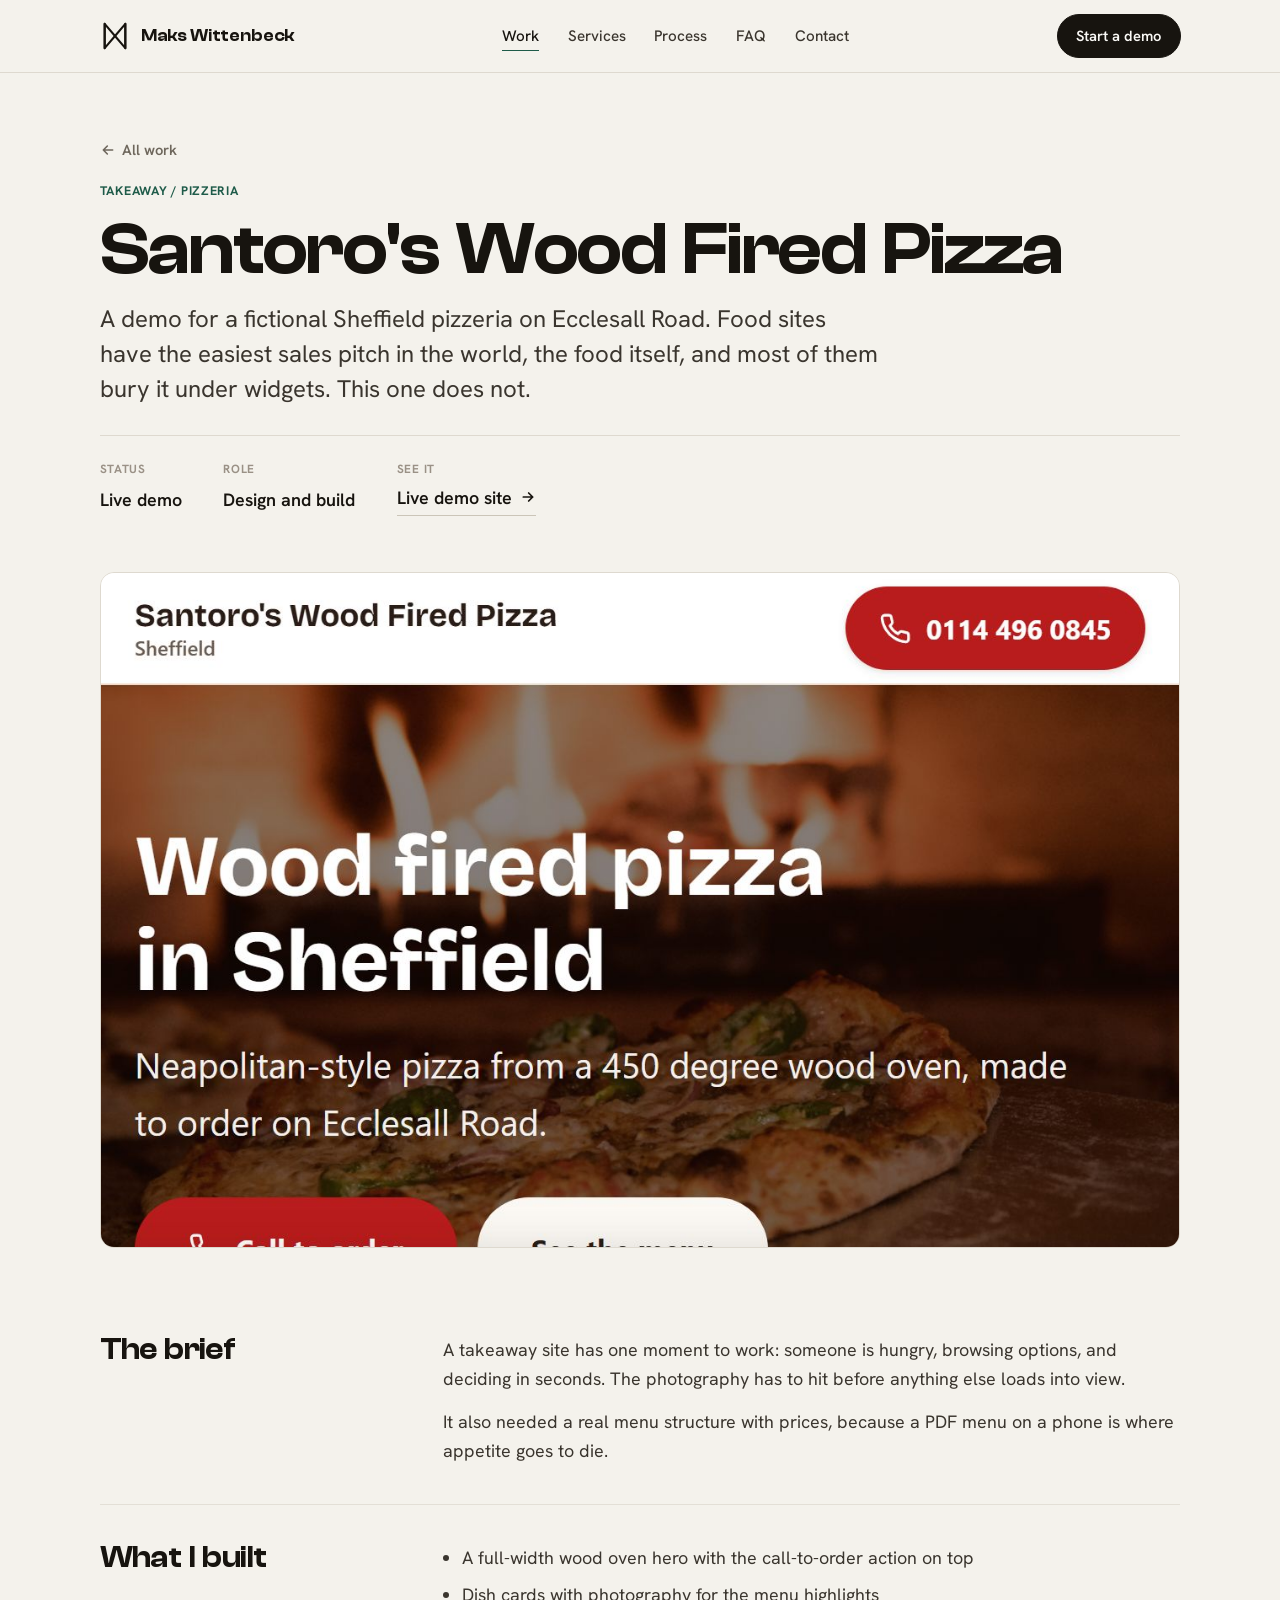
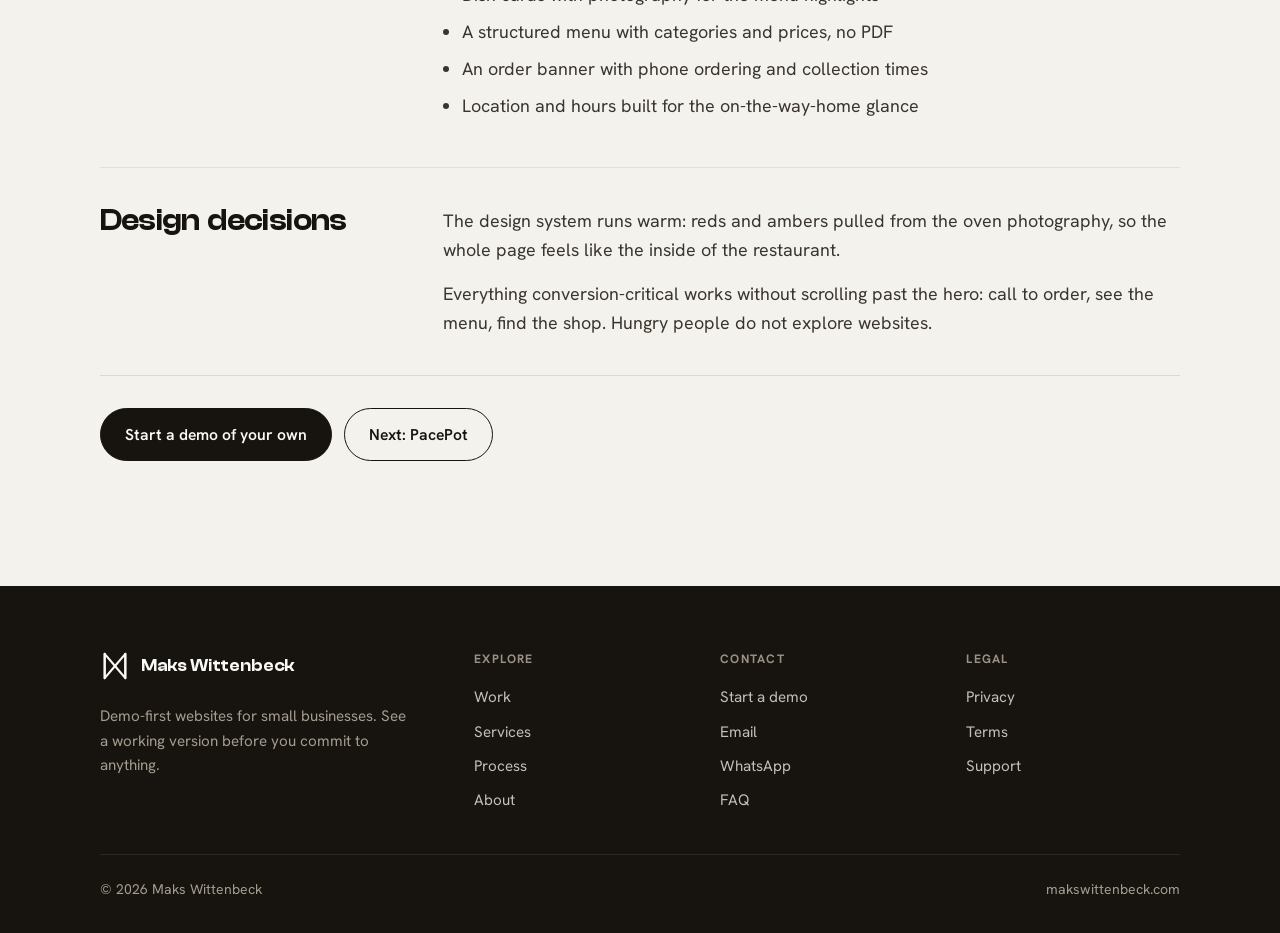
<file: work/santoros-pizza/index.html>
<!DOCTYPE html>
<html lang="en">
  <head>
    <meta charset="UTF-8" />
    <meta name="viewport" content="width=device-width, initial-scale=1.0" />
    <title>Santoro's Wood Fired Pizza Case Study | Maks Wittenbeck</title>
    <meta name="description" content="How a site sells appetite: dish photography up top, a structured menu with prices instead of a PDF, and ordering that works one-handed on a phone." />
    <link rel="canonical" href="https://makswittenbeck.com/work/santoros-pizza/" />
    <meta property="og:title" content="Santoro's Wood Fired Pizza Case Study | Maks Wittenbeck" />
    <meta property="og:description" content="How a site sells appetite: dish photography up top, a structured menu with prices instead of a PDF, and ordering that works one-handed on a phone." />
    <meta property="og:type" content="website" />
    <meta property="og:url" content="https://makswittenbeck.com/work/santoros-pizza/" />
    <meta property="og:image" content="https://makswittenbeck.com/assets/shot-takeaway.jpg" />
    <meta name="twitter:card" content="summary_large_image" />
    <meta name="theme-color" content="#f4f2ec" />
    <link rel="icon" href="/assets/favicon.svg" type="image/svg+xml" />
    <link rel="preload" href="/assets/fonts/clash-display-600.woff2" as="font" type="font/woff2" crossorigin />
    <link rel="preload" href="/assets/fonts/hanken-variable.woff2" as="font" type="font/woff2" crossorigin />
    <link rel="stylesheet" href="/styles.css" />
  </head>
  <body>
    <a class="skip-link" href="#main">Skip to content</a>
    <header class="site-header">
      <div class="container nav">
        <a class="brand" href="/" aria-label="Maks Wittenbeck home">
          <span class="brand-dot" aria-hidden="true"><svg viewBox="0 0 32 34" fill="none" stroke="currentColor" stroke-width="2.2" stroke-linecap="round" stroke-linejoin="round"><path d="M5 30V4l11 13L27 4v26"/><path d="M5 4v26l11-13 11 13V4"/></svg></span>
          <span>Maks Wittenbeck</span>
        </a>
        <nav class="nav-links" id="nav-links" aria-label="Primary">
          <a href="/work/" aria-current="page">Work</a>
          <a href="/services/">Services</a>
          <a href="/#process">Process</a>
          <a href="/contact/#faq">FAQ</a>
          <a href="/contact/">Contact</a>
        </nav>
        <div class="nav-actions">
          <a class="btn btn--primary btn--sm" href="/contact/">Start a demo</a>
          <button class="menu-toggle" type="button" aria-expanded="false" aria-controls="nav-links" aria-label="Toggle menu">
            <span class="menu-toggle__line"></span>
            <span class="menu-toggle__line"></span>
          </button>
        </div>
      </div>
    </header>
    <main id="main">
      <section class="section page-hero">
        <div class="container">
          <a class="back-link" href="/work/"><svg width="16" height="16" viewBox="0 0 24 24" fill="none" stroke="currentColor" stroke-width="2.4" stroke-linecap="round" stroke-linejoin="round"><path d="M19 12H5M11 6l-6 6 6 6"/></svg> All work</a>
          <p class="project__type" style="margin-bottom:0.7rem">Takeaway / pizzeria</p>
          <h1>Santoro's Wood Fired Pizza</h1>
          <p class="lede">A demo for a fictional Sheffield pizzeria on Ecclesall Road. Food sites have the easiest sales pitch in the world, the food itself, and most of them bury it under widgets. This one does not.</p>
          <dl class="case-meta">
            <div><dt>Status</dt><dd>Live demo</dd></div>
            <div><dt>Role</dt><dd>Design and build</dd></div>
            <div><dt>See it</dt><dd><a class="arrow-link" href="https://example-takeaway.vercel.app" target="_blank" rel="noopener">Live demo site <svg width="16" height="16" viewBox="0 0 24 24" fill="none" stroke="currentColor" stroke-width="2.6" stroke-linecap="round" stroke-linejoin="round"><path d="M5 12h14M13 6l6 6-6 6"/></svg></a></dd></div>
          </dl>
        </div>
      </section>
      <section style="padding-bottom:clamp(2rem,4vw,3rem)">
        <div class="container">
          <a class="case-shot" href="https://example-takeaway.vercel.app" target="_blank" rel="noopener" aria-label="Open the live site for Santoro's Wood Fired Pizza">
            <img src="/assets/shot-takeaway.jpg" alt="Screenshot of the Santoro's Wood Fired Pizza site" width="1280" height="800" />
          </a>
        </div>
      </section>
      <section class="section" style="padding-top:0">
        <div class="container">
          <div class="case-body reveal"><h2>The brief</h2><div><p>A takeaway site has one moment to work: someone is hungry, browsing options, and deciding in seconds. The photography has to hit before anything else loads into view.</p><p>It also needed a real menu structure with prices, because a PDF menu on a phone is where appetite goes to die.</p></div></div>
          <div class="case-body reveal"><h2>What I built</h2><div><ul><li>A full-width wood oven hero with the call-to-order action on top</li><li>Dish cards with photography for the menu highlights</li><li>A structured menu with categories and prices, no PDF</li><li>An order banner with phone ordering and collection times</li><li>Location and hours built for the on-the-way-home glance</li></ul></div></div>
          <div class="case-body reveal"><h2>Design decisions</h2><div><p>The design system runs warm: reds and ambers pulled from the oven photography, so the whole page feels like the inside of the restaurant.</p><p>Everything conversion-critical works without scrolling past the hero: call to order, see the menu, find the shop. Hungry people do not explore websites.</p></div></div>
          <div style="display:flex;flex-wrap:wrap;gap:0.75rem;margin-top:2rem">
            <a class="btn btn--primary" href="/contact/">Start a demo of your own</a>
            <a class="btn btn--ghost" href="/work/pacepot/">Next: PacePot</a>
          </div>
        </div>
      </section>
    </main>
    <footer class="site-footer">
      <div class="container">
        <div class="footer-top">
          <div class="footer-brand">
            <a class="brand" href="/"><span class="brand-dot" aria-hidden="true"><svg viewBox="0 0 32 34" fill="none" stroke="currentColor" stroke-width="2.2" stroke-linecap="round" stroke-linejoin="round"><path d="M5 30V4l11 13L27 4v26"/><path d="M5 4v26l11-13 11 13V4"/></svg></span><span>Maks Wittenbeck</span></a>
            <p>Demo-first websites for small businesses. See a working version before you commit to anything.</p>
          </div>
          <div class="footer-col">
            <h4>Explore</h4>
            <nav aria-label="Footer explore">
              <a href="/work/">Work</a>
              <a href="/services/">Services</a>
              <a href="/#process">Process</a>
              <a href="/about/">About</a>
            </nav>
          </div>
          <div class="footer-col">
            <h4>Contact</h4>
            <nav aria-label="Footer contact">
              <a href="/contact/">Start a demo</a>
              <a href="mailto:makswittenbecksites@gmail.com">Email</a>
              <a href="https://wa.me/447923164313" target="_blank" rel="noopener">WhatsApp</a>
              <a href="/contact/#faq">FAQ</a>
            </nav>
          </div>
          <div class="footer-col">
            <h4>Legal</h4>
            <nav aria-label="Footer legal">
              <a href="/privacy/">Privacy</a>
              <a href="/terms/">Terms</a>
              <a href="mailto:makswittenbecksites@gmail.com?subject=Support">Support</a>
            </nav>
          </div>
        </div>
        <div class="footer-bottom">
          <p>&copy; <span id="year"></span> Maks Wittenbeck</p>
          <p>makswittenbeck.com</p>
        </div>
      </div>
    </footer>

    <script src="/script.js"></script>
  </body>
</html>
</file>
<file: styles.css>
/* ============================================================
   Maks Wittenbeck — Editorial Studio system
   Light editorial · pine accent · fluid · topographic
   Clash Display (display) + Hanken Grotesk (body)
   ============================================================ */

@font-face {
  font-family: "Hanken Grotesk";
  src: url("/assets/fonts/hanken-variable.woff2") format("woff2");
  font-weight: 400 800; font-style: normal; font-display: swap;
}
@font-face {
  font-family: "Clash Display";
  src: url("/assets/fonts/clash-display-600.woff2") format("woff2");
  font-weight: 600; font-style: normal; font-display: swap;
}
@font-face {
  font-family: "Clash Display";
  src: url("/assets/fonts/clash-display-700.woff2") format("woff2");
  font-weight: 700; font-style: normal; font-display: swap;
}

:root {
  --paper: #f4f2ec;
  --paper-2: #ece9e1;
  --panel: #fbfaf7;
  --ink: #17140f;
  --ink-2: #3a352e;
  --muted: #6e675c;
  --faint: #9a9186;
  --line: #ded9cf;
  --line-2: #cbc5b8;
  --accent: #1e5b49;
  --accent-2: #16463a;
  --accent-tint: #e3ede8;
  --on-ink: #eae6dd;
  --on-ink-muted: #a49c8f;

  --display: "Clash Display", "Hanken Grotesk", system-ui, sans-serif;
  --sans: "Hanken Grotesk", system-ui, -apple-system, BlinkMacSystemFont, "Segoe UI", sans-serif;

  /* fluid type scale */
  --fs-eyebrow: clamp(0.72rem, 0.68rem + 0.2vw, 0.82rem);
  --fs-body: clamp(1rem, 0.96rem + 0.2vw, 1.12rem);
  --fs-lede: clamp(1.15rem, 1.05rem + 0.6vw, 1.5rem);
  --fs-h3: clamp(1.3rem, 1.1rem + 1vw, 1.9rem);
  --fs-h2: clamp(2.1rem, 1.5rem + 3vw, 4rem);
  --fs-display: clamp(2.8rem, 1.4rem + 6.6vw, 8.5rem);

  /* fluid spacing */
  --pad: clamp(1.25rem, 1rem + 3.4vw, 5rem);
  --gap: clamp(1.25rem, 1rem + 1.5vw, 2.5rem);
  --sec: clamp(4rem, 3rem + 6vw, 9rem);

  --ease: cubic-bezier(0.22, 1, 0.36, 1);
  --ease-in-out: cubic-bezier(0.65, 0, 0.35, 1);
  --shell-max: 2100px;
}

* { box-sizing: border-box; }

html {
  scroll-behavior: smooth;
  -webkit-text-size-adjust: 100%;
}

body {
  margin: 0;
  min-width: 320px;
  background: var(--paper);
  color: var(--ink);
  font-family: var(--sans);
  font-size: var(--fs-body);
  line-height: 1.62;
  -webkit-font-smoothing: antialiased;
  overflow-x: hidden;
  position: relative;
}

/* fine print grain (scoped to hero/contact only, not a fixed full-screen layer) */
.grain { position: relative; }
.grain::before {
  content: "";
  position: absolute; inset: 0; z-index: 0;
  pointer-events: none; opacity: 0.5;
  background-image: url("data:image/svg+xml,%3Csvg xmlns='http://www.w3.org/2000/svg' width='120' height='120'%3E%3Cfilter id='n'%3E%3CfeTurbulence type='fractalNoise' baseFrequency='0.9' numOctaves='2' stitchTiles='stitch'/%3E%3CfeColorMatrix type='saturate' values='0'/%3E%3C/filter%3E%3Crect width='100%25' height='100%25' filter='url(%23n)' opacity='0.03'/%3E%3C/svg%3E");
}

body.nav-open { overflow: hidden; }

h1, h2, h3, h4 { margin: 0; }
h1, h2, h3 {
  font-family: var(--display);
  font-weight: 600;
  line-height: 0.98;
  letter-spacing: -0.02em;
  word-spacing: 0.1em;
  text-wrap: balance;
}
p { margin: 0; }
a { color: inherit; text-decoration: none; }
img, svg, video { display: block; max-width: 100%; }
button, input, select, textarea { font: inherit; color: inherit; }
::selection { background: var(--accent); color: var(--panel); }

:focus-visible { outline: 2px solid var(--accent); outline-offset: 3px; border-radius: 2px; }
.on-ink :focus-visible { outline-color: var(--on-ink); }

.sr-only, .skip-link {
  position: absolute; width: 1px; height: 1px;
  overflow: hidden; clip: rect(0, 0, 0, 0); white-space: nowrap;
}
.skip-link:focus {
  top: 1rem; left: 1rem; width: auto; height: auto; clip: auto; z-index: 200;
  padding: 0.7rem 1rem; background: var(--ink); color: var(--panel); border-radius: 6px;
}

/* ---------- Shell / layout ---------- */

.shell {
  width: min(100%, var(--shell-max));
  margin-inline: auto;
  padding-inline: var(--pad);
}
/* legacy alias so sub-pages keep working */
.container { width: min(100%, 1200px); margin-inline: auto; padding-inline: var(--pad); }

.section { padding-block: var(--sec); position: relative; }
.measure { max-width: 62ch; }
.measure-sm { max-width: 46ch; }

.eyebrow {
  display: inline-flex; align-items: center; gap: 0.6rem;
  font-family: var(--sans); font-weight: 600;
  font-size: var(--fs-eyebrow); letter-spacing: 0.14em; text-transform: uppercase;
  color: var(--accent);
}
.eyebrow::before {
  content: ""; width: 1.6rem; height: 1px; background: var(--accent); opacity: 0.7;
}

.muted { color: var(--muted); }
.lede { font-size: var(--fs-lede); line-height: 1.45; color: var(--ink-2); }

/* dark band */
.on-ink { background: var(--ink); color: var(--on-ink); }
.on-ink h1, .on-ink h2, .on-ink h3 { color: var(--panel); }
.on-ink .muted, .on-ink .lede { color: var(--on-ink-muted); }
.on-ink .eyebrow { color: #7fc9b2; }
.on-ink .eyebrow::before { background: #7fc9b2; }

/* topographic contour texture */
.topo {
  position: absolute; inset: 0; z-index: 0; pointer-events: none;
  opacity: 0.5; overflow: hidden;
}
.topo svg { width: 100%; height: 100%; }
.topo path { fill: none; stroke: var(--line-2); stroke-width: 1; }
.on-ink .topo path { stroke: #2c2820; }

/* ---------- Header ---------- */

.site-header {
  position: sticky; top: 0; z-index: 100;
  background: var(--paper);
  border-bottom: 1px solid var(--line);
}
.nav {
  display: flex; align-items: center; justify-content: space-between; gap: 1rem;
  height: clamp(64px, 8vh, 78px);
}
.brand {
  display: inline-flex; align-items: center; gap: 0.7rem;
  font-family: var(--display); font-weight: 600; font-size: 1.05rem; letter-spacing: -0.01em;
  color: var(--ink);
}
.brand-dot {
  display: grid; place-items: center; width: 30px; height: 32px; flex: 0 0 auto;
  color: var(--ink);
}
.brand-dot svg { width: 100%; height: 100%; display: block; overflow: visible; }
.on-ink .brand, .site-footer .brand { color: var(--panel); }
.on-ink .brand-dot, .site-footer .brand-dot { color: var(--panel); }

.nav-links { display: flex; align-items: center; gap: 0.1rem; }
.nav-links a {
  position: relative; padding: 0.5rem 0.85rem; border-radius: 4px;
  font-weight: 500; font-size: 0.95rem; color: var(--ink-2);
  transition: color 160ms var(--ease);
}
.nav-links a::after {
  content: ""; position: absolute; left: 0.85rem; right: 0.85rem; bottom: 0.35rem; height: 1px;
  background: var(--accent); transform: scaleX(0); transform-origin: left; transition: transform 220ms var(--ease);
}
.nav-links a:hover, .nav-links a:focus-visible { color: var(--ink); }
.nav-links a:hover::after, .nav-links a[aria-current="page"]::after { transform: scaleX(1); }
.nav-links a[aria-current="page"] { color: var(--ink); }

.nav-actions { display: flex; align-items: center; gap: 0.7rem; }

.menu-toggle {
  display: none; width: 46px; height: 46px; padding: 0;
  border: 1px solid var(--ink); border-radius: 50%; background: transparent; color: var(--ink); cursor: pointer;
}
.menu-toggle__line { display: block; width: 18px; height: 1.5px; margin: 4px auto; background: currentColor; transition: transform 200ms var(--ease), opacity 200ms var(--ease); }
.nav-open .menu-toggle__line:first-child { transform: translateY(2.75px) rotate(45deg); }
.nav-open .menu-toggle__line:last-child { transform: translateY(-2.75px) rotate(-45deg); }

/* ---------- Buttons ---------- */

.btn {
  display: inline-flex; align-items: center; justify-content: center; gap: 0.55rem;
  min-height: 52px; padding: 0.8rem 1.5rem;
  border: 1px solid var(--ink); border-radius: 999px;
  font-weight: 600; font-size: 0.98rem; cursor: pointer;
  transition: transform 200ms var(--ease), background 220ms var(--ease), color 220ms var(--ease), border-color 220ms var(--ease);
  will-change: transform;
}
.btn--primary { background: var(--ink); color: var(--panel); }
.btn--primary:hover { background: var(--accent); border-color: var(--accent); }
.btn--ghost { background: transparent; color: var(--ink); }
.btn--ghost:hover { background: var(--ink); color: var(--panel); }
.btn--sm { min-height: 44px; padding: 0.55rem 1.15rem; font-size: 0.92rem; }
.on-ink .btn--primary { background: var(--panel); color: var(--ink); border-color: var(--panel); }
.on-ink .btn--primary:hover { background: var(--accent); color: var(--panel); border-color: var(--accent); }
.on-ink .btn--ghost { color: var(--panel); border-color: var(--on-ink-muted); }
.on-ink .btn--ghost:hover { background: var(--panel); color: var(--ink); border-color: var(--panel); }

.arrow-link {
  display: inline-flex; align-items: center; gap: 0.5rem;
  font-weight: 600; color: var(--ink);
  border-bottom: 1px solid var(--line-2); padding-bottom: 3px;
  transition: color 180ms var(--ease), border-color 180ms var(--ease);
}
.arrow-link svg { transition: transform 200ms var(--ease); }
.arrow-link:hover { color: var(--accent); border-color: var(--accent); }
.arrow-link:hover svg { transform: translateX(4px); }

/* ---------- Hero ---------- */

.hero { position: relative; padding-top: clamp(2rem, 4vw, 4rem); padding-bottom: var(--sec); overflow: clip; }
.hero__inner { position: relative; z-index: 2; }
.hero__statement {
  font-family: var(--display); font-weight: 600;
  font-size: var(--fs-display); line-height: 0.92; letter-spacing: -0.03em; word-spacing: 0.08em;
  max-width: 16ch;
}
.hero__statement .accent { color: var(--accent); }
/* hero headline: visible immediately, never gated on motion */
.line { display: block; }
.line > span { display: block; }

.hero__foot {
  display: flex; flex-wrap: wrap; align-items: flex-end; justify-content: space-between; gap: 2rem;
  margin-top: clamp(2rem, 4vw, 3.5rem);
}
.hero__foot p { max-width: 42ch; color: var(--ink-2); font-size: var(--fs-lede); line-height: 1.5; }
.hero__cta { display: flex; flex-wrap: wrap; gap: 0.75rem; }

.hero__meta {
  display: flex; flex-wrap: wrap; gap: 1.5rem 2.5rem;
  margin-top: clamp(2.5rem, 5vw, 4rem);
  padding-top: 1.5rem; border-top: 1px solid var(--line);
  font-size: 0.92rem; color: var(--muted);
}
.hero__meta b { display: block; color: var(--ink); font-family: var(--display); font-weight: 600; font-size: 1.05rem; letter-spacing: -0.01em; }

/* ---------- Signature: interactive project index ---------- */

.index { position: relative; }
.index__head {
  display: flex; flex-wrap: wrap; align-items: baseline; justify-content: space-between; gap: 1rem;
  margin-bottom: clamp(1.5rem, 3vw, 2.5rem);
}
.index__head h2 { font-size: var(--fs-h2); }
.index__count { font-family: var(--display); color: var(--faint); font-size: 1rem; }

.index__grid { display: grid; grid-template-columns: 1fr; gap: var(--gap); }

/* desktop: sticky preview + list */
.index__stage { display: none; }

.index__list { display: grid; }
.index__item {
  position: relative; display: grid; grid-template-columns: auto 1fr auto; gap: 1.5rem;
  align-items: center; padding: clamp(1.1rem, 2.2vw, 1.8rem) 0.25rem;
  border-top: 1px solid var(--line);
}
.index__list .index__item:last-child { border-bottom: 1px solid var(--line); }
.index__num { font-family: var(--display); color: var(--faint); font-size: 0.9rem; }
.index__body h3 {
  font-family: var(--display); font-weight: 600;
  font-size: clamp(1.6rem, 1rem + 2.6vw, 3.4rem); line-height: 1; letter-spacing: -0.02em;
  transition: color 220ms var(--ease), transform 320ms var(--ease);
}
.index__body p { margin-top: 0.5rem; color: var(--muted); font-size: 0.98rem; max-width: 48ch; }
.index__tag {
  font-size: 0.78rem; font-weight: 600; letter-spacing: 0.08em; text-transform: uppercase;
  color: var(--accent); white-space: nowrap;
}
.index__thumb {
  display: block;
  margin-top: 1rem; border: 1px solid var(--line); border-radius: 10px; overflow: hidden; background: var(--paper-2);
  aspect-ratio: 16 / 10;
}
.index__body { min-width: 0; }
.index__thumb img { width: 100%; height: 100%; object-fit: cover; object-position: top center; }
.index__item::after {
  content: ""; position: absolute; inset: 0; z-index: 1;
}
.index__item:hover .index__body h3, .index__item:focus-within .index__body h3 { color: var(--accent); transform: translateX(10px); }

@media (min-width: 1024px) {
  .index__grid { grid-template-columns: minmax(0, 1.05fr) minmax(0, 1fr); gap: clamp(2rem, 4vw, 5rem); align-items: start; }
  .index__stage {
    display: block; position: sticky; top: calc(clamp(64px, 8vh, 78px) + 2rem);
    order: 2; aspect-ratio: 4 / 3; border-radius: 14px; overflow: hidden;
    border: 1px solid var(--line); background: var(--paper-2);
    box-shadow: 0 40px 80px -40px rgba(23, 20, 15, 0.4);
  }
  .index__frame { position: absolute; inset: 0; }
  .index__frame .bar { display: flex; align-items: center; gap: 6px; padding: 0.7rem 0.9rem; border-bottom: 1px solid var(--line); background: var(--panel); }
  .index__frame .bar i { width: 10px; height: 10px; border-radius: 50%; background: var(--line-2); }
  .index__frame .bar .url { flex: 1; margin-left: 0.4rem; font-size: 0.72rem; color: var(--faint); font-weight: 600; }
  .index__shots { position: absolute; inset: 0; top: 40px; }
  .index__shot { position: absolute; inset: 0; opacity: 0; transform: scale(1.04); transition: opacity 620ms var(--ease), transform 900ms var(--ease); }
  .index__shot img { width: 100%; height: 100%; object-fit: cover; object-position: top center; }
  .index__shot.is-active { opacity: 1; transform: none; }
  .index__thumb { display: none; }
  .index__body p { opacity: 0.85; }
}

/* ---------- Featured case study ---------- */

.feature__grid { display: grid; gap: var(--gap); }
.feature__media {
  border: 1px solid var(--line); border-radius: 14px; overflow: hidden; background: var(--paper-2);
  aspect-ratio: 16 / 10;
}
.feature__media img { width: 100%; height: 100%; object-fit: cover; object-position: top center; transition: transform 1.2s var(--ease); }
.feature__media:hover img { transform: scale(1.03); }
.feature__body h2 { font-size: var(--fs-h2); margin-top: 0.6rem; }
.feature__note { display: grid; gap: 1.4rem; margin-top: 1.8rem; }
.feature__note dt { font-size: 0.78rem; font-weight: 700; letter-spacing: 0.08em; text-transform: uppercase; color: var(--faint); margin-bottom: 0.3rem; }
.feature__note dd { margin: 0; color: var(--ink-2); }
@media (min-width: 900px) {
  .feature__grid { grid-template-columns: 1.15fr 1fr; align-items: center; gap: clamp(2rem, 4vw, 5rem); }
}

/* ---------- Editorial two-column rows (what I do / why) ---------- */

.split { display: grid; gap: clamp(1.5rem, 3vw, 3.5rem); }
@media (min-width: 900px) { .split { grid-template-columns: minmax(0, 0.85fr) minmax(0, 1.15fr); } .split--sticky > :first-child { position: sticky; top: 7rem; align-self: start; } }

.rows { display: grid; }
.row {
  display: grid; grid-template-columns: auto 1fr; gap: clamp(1rem, 2.5vw, 2.5rem);
  padding: clamp(1.4rem, 2.6vw, 2.2rem) 0; border-top: 1px solid var(--line);
}
.rows .row:last-child { border-bottom: 1px solid var(--line); }
.row__k { font-family: var(--display); font-weight: 600; color: var(--faint); font-size: 1rem; }
.row h3 { font-size: var(--fs-h3); }
.row p { margin-top: 0.5rem; color: var(--muted); max-width: 56ch; }

/* ---------- Process (visual path) ---------- */

.path { display: grid; gap: 0; counter-reset: step; }
.path__step {
  display: grid; grid-template-columns: clamp(3rem, 8vw, 6rem) 1fr; gap: clamp(1rem, 3vw, 3rem);
  padding: clamp(1.6rem, 3vw, 2.6rem) 0; border-top: 1px solid var(--line); align-items: start;
}
.path .path__step:last-child { border-bottom: 1px solid var(--line); }
.path__n { font-family: var(--display); font-weight: 600; font-size: clamp(1.6rem, 3vw, 2.6rem); color: var(--accent); line-height: 1; }
.path__step h3 { font-size: var(--fs-h3); }
.path__step p { margin-top: 0.5rem; color: var(--muted); max-width: 60ch; }

/* ---------- About ---------- */

.about__grid { display: grid; gap: var(--gap); }
.about__note {
  border-left: 0; padding-left: 0; font-family: var(--display); font-weight: 600;
  font-size: clamp(1.5rem, 1rem + 2vw, 2.6rem); line-height: 1.1; letter-spacing: -0.02em; color: var(--ink);
}
.about__body p { margin-top: 1rem; color: var(--ink-2); max-width: 62ch; }
@media (min-width: 900px) { .about__grid { grid-template-columns: 1.2fr 1fr; align-items: center; gap: clamp(2rem, 5vw, 5rem); } }

/* ---------- Contact ---------- */

.contact__grid { display: grid; gap: clamp(1.5rem, 3vw, 3rem); }
.contact__big { font-family: var(--display); font-weight: 600; font-size: var(--fs-h2); letter-spacing: -0.02em; }
.contact__methods { display: grid; gap: 0.5rem; margin-top: 1.6rem; }
.contact__method {
  display: flex; align-items: center; justify-content: space-between; gap: 1rem;
  padding: 1.1rem 0; border-top: 1px solid #2c2820;
}
.contact__methods .contact__method:last-child { border-bottom: 1px solid #2c2820; }
.contact__method b { font-family: var(--display); font-weight: 600; font-size: 1.15rem; color: var(--panel); }
.contact__method span { color: var(--on-ink-muted); font-size: 0.95rem; }
@media (min-width: 900px) { .contact__grid { grid-template-columns: 1.1fr 0.9fr; align-items: center; gap: clamp(2rem, 5vw, 5rem); } }

/* ---------- Footer ---------- */

.site-footer { background: var(--ink); color: var(--on-ink); padding-block: clamp(2.6rem, 5vw, 4rem) 2rem; }
.footer-top { display: grid; grid-template-columns: 1fr; gap: 2rem; }
.footer-brand p { margin-top: 0.9rem; max-width: 34ch; color: var(--on-ink-muted); font-size: 0.95rem; }
.footer-col h4 { font-size: 0.76rem; letter-spacing: 0.1em; text-transform: uppercase; color: var(--faint); font-weight: 700; }
.footer-col nav { display: grid; gap: 0.6rem; margin-top: 1rem; }
.footer-col a { color: var(--on-ink); opacity: 0.82; font-size: 0.95rem; transition: opacity 160ms var(--ease), color 160ms var(--ease); }
.footer-col a:hover { opacity: 1; color: #7fc9b2; }
.footer-bottom { display: flex; flex-wrap: wrap; gap: 0.6rem 1.5rem; justify-content: space-between; margin-top: 2.6rem; padding-top: 1.4rem; border-top: 1px solid #2c2820; color: var(--on-ink-muted); font-size: 0.88rem; }
@media (min-width: 760px) { .footer-top { grid-template-columns: 1.6fr 1fr 1fr 1fr; gap: 2rem; } }

/* ---------- Sub-page hero + prose (kept for /work /services /about /legal) ---------- */

.page-hero { padding-top: clamp(2.6rem, 5vw, 4.5rem); padding-bottom: clamp(1.4rem, 3vw, 2.4rem); }
.page-hero h1 { font-size: clamp(2.4rem, 1.4rem + 4vw, 5rem); letter-spacing: -0.03em; }
.page-hero .lede { margin-top: 1.1rem; max-width: 60ch; }
.back-link { display: inline-flex; align-items: center; gap: 0.4rem; margin-bottom: 1.2rem; color: var(--muted); font-weight: 600; font-size: 0.92rem; }
.back-link:hover { color: var(--accent); }

.prose { max-width: 68ch; }
.prose h2 { margin-top: 2.2rem; font-size: var(--fs-h3); }
.prose p, .prose li { color: var(--ink-2); line-height: 1.72; }
.prose p { margin-top: 0.9rem; }
.prose ul { margin-top: 0.9rem; padding-left: 1.2rem; }
.prose li { margin-bottom: 0.4rem; }
.prose a { color: var(--accent); font-weight: 600; }
.prose .note { margin-top: 2rem; padding: 1rem 1.2rem; border: 1px solid var(--line); border-radius: 10px; background: var(--panel); color: var(--muted); font-size: 0.9rem; }

/* work grid + project cards (sub-pages) */
.work-grid { display: grid; grid-template-columns: repeat(auto-fit, minmax(min(100%, 340px), 1fr)); gap: var(--gap); }
.project { position: relative; display: flex; flex-direction: column; border: 1px solid var(--line); border-radius: 14px; overflow: hidden; background: var(--panel); transition: transform 260ms var(--ease), box-shadow 260ms var(--ease); }
.project:hover, .project:focus-within { transform: translateY(-4px); box-shadow: 0 30px 60px -35px rgba(23,20,15,0.45); }
.project__media { position: relative; aspect-ratio: 16 / 10; overflow: hidden; border-bottom: 1px solid var(--line); background: var(--paper-2); }
.project__media img { width: 100%; height: 100%; object-fit: cover; object-position: top center; transition: transform 500ms var(--ease); }
.project:hover .project__media img { transform: scale(1.04); }
.project__badge { position: absolute; top: 0.9rem; left: 0.9rem; display: inline-flex; align-items: center; gap: 0.4rem; padding: 0.32rem 0.7rem; border-radius: 999px; background: color-mix(in srgb, var(--panel) 92%, transparent); border: 1px solid var(--line); font-size: 0.76rem; font-weight: 600; }
.project__badge .dot { width: 7px; height: 7px; border-radius: 50%; background: var(--accent); }
.project__body { display: flex; flex-direction: column; flex: 1; padding: 1.4rem 1.5rem 1.6rem; }
.project__type { color: var(--accent); font-size: 0.78rem; font-weight: 700; letter-spacing: 0.06em; text-transform: uppercase; }
.project__body h3 { margin-top: 0.4rem; font-size: var(--fs-h3); }
.project__body > p { margin-top: 0.55rem; color: var(--muted); font-size: 0.98rem; }
.tags { display: flex; flex-wrap: wrap; gap: 0.4rem; margin-top: 1rem; }
.tags span { padding: 0.28rem 0.6rem; border: 1px solid var(--line); border-radius: 999px; font-size: 0.76rem; font-weight: 500; color: var(--ink-2); }
.project__foot { margin-top: auto; padding-top: 1.2rem; }
.project__link::after { content: ""; position: absolute; inset: 0; z-index: 1; }

/* case study (sub-pages) */
.case-meta { display: flex; flex-wrap: wrap; gap: 1rem 2.6rem; margin-top: 1.8rem; padding-top: 1.5rem; border-top: 1px solid var(--line); }
.case-meta div { display: grid; gap: 0.2rem; }
.case-meta dt { color: var(--faint); font-size: 0.74rem; font-weight: 700; text-transform: uppercase; letter-spacing: 0.06em; }
.case-meta dd { margin: 0; font-weight: 600; }
.case-shot { display: block; border: 1px solid var(--line); border-radius: 14px; overflow: hidden; }
.case-shot img { width: 100%; height: auto; }
.case-body { display: grid; gap: 1rem 3rem; padding-block: clamp(1.6rem, 3vw, 2.4rem); border-bottom: 1px solid var(--line); }
.case-body:last-of-type { border-bottom: 0; }
.case-body h2 { font-size: var(--fs-h3); }
.case-body div p { color: var(--ink-2); }
.case-body div p + p { margin-top: 0.9rem; }
.case-body ul { margin: 0; padding-left: 1.2rem; color: var(--ink-2); }
.case-body li { margin-bottom: 0.5rem; }
@media (min-width: 860px) { .case-body { grid-template-columns: 0.4fr 1fr; } }

/* contact form (sub-page) */
.contact-grid { display: grid; grid-template-columns: 1fr; gap: clamp(1.5rem, 4vw, 3rem); align-items: start; }
@media (min-width: 900px) { .contact-grid { grid-template-columns: 0.9fr 1.1fr; } }
.contact-methods { display: grid; gap: 0.6rem; margin-top: 1.4rem; }
.contact-method { display: flex; align-items: center; gap: 0.9rem; padding: 1rem 1.2rem; border: 1px solid var(--line); border-radius: 12px; background: var(--panel); transition: border-color 160ms var(--ease); }
.contact-method:hover { border-color: var(--accent); }
.contact-method b { display: block; }
.contact-method span { color: var(--muted); font-size: 0.9rem; }
.contact-mail { display: inline-flex; margin-top: 1.2rem; color: var(--accent); font-weight: 600; }
.contact-mail--wa { color: var(--ink); }
.form-card { background: var(--panel); border: 1px solid var(--line); border-radius: 14px; padding: clamp(1.4rem, 3vw, 2rem); }
.contact-form, .form-grid { display: grid; grid-template-columns: repeat(2, minmax(0, 1fr)); gap: 1rem; }
.form-row, .field { display: grid; gap: 0.4rem; }
.form-row--full, .field--full, .form-note, .form-submit { grid-column: 1 / -1; }
label { font-size: 0.85rem; font-weight: 600; }
input, select, textarea { width: 100%; min-height: 48px; padding: 0.7rem 0.85rem; border: 1px solid var(--line-2); border-radius: 8px; background: var(--panel); transition: border-color 150ms var(--ease), box-shadow 150ms var(--ease); }
textarea { min-height: auto; resize: vertical; }
input:focus, select:focus, textarea:focus { outline: none; border-color: var(--accent); box-shadow: 0 0 0 3px var(--accent-tint); }
input::placeholder, textarea::placeholder { color: var(--faint); }
.form-note { margin: 0; color: var(--muted); font-size: 0.86rem; }
.form-submit { width: fit-content; }

/* FAQ (sub-page) */
.faq { display: grid; gap: 0.6rem; max-width: 820px; }
.faq details { border: 1px solid var(--line); border-radius: 10px; background: var(--panel); overflow: hidden; }
.faq summary { display: flex; align-items: center; justify-content: space-between; gap: 1rem; padding: 1.1rem 1.3rem; cursor: pointer; font-weight: 600; font-size: 1.02rem; list-style: none; }
.faq summary::-webkit-details-marker { display: none; }
.faq summary::after { content: ""; width: 11px; height: 11px; flex: 0 0 auto; border-right: 2px solid var(--accent); border-bottom: 2px solid var(--accent); transform: rotate(45deg); transition: transform 200ms var(--ease); }
.faq details[open] summary::after { transform: rotate(-135deg); }
.faq details p { padding: 0 1.3rem 1.2rem; color: var(--muted); }

/* legacy utilities used by sub-pages, mapped to the new system */
.bg-soft { background: var(--paper-2); }
.cta { border: 1px solid var(--line); border-radius: 18px; padding: clamp(2rem, 4vw, 3.4rem); background: var(--ink); color: var(--on-ink); text-align: center; }
.cta h2 { color: var(--panel); font-size: var(--fs-h2); }
.cta p { margin: 1rem auto 0; max-width: 48ch; color: var(--on-ink-muted); font-size: var(--fs-lede); }
.cta-actions { display: flex; flex-wrap: wrap; gap: 0.75rem; justify-content: center; margin-top: 1.8rem; }
.cta .btn--primary { background: var(--panel); color: var(--ink); border-color: var(--panel); }
.cta .btn--primary:hover { background: var(--accent); color: var(--panel); border-color: var(--accent); }
.cta .btn--ghost { color: var(--panel); border-color: var(--on-ink-muted); }
.cta .btn--ghost:hover { background: var(--panel); color: var(--ink); border-color: var(--panel); }

/* generic card grids + legacy utilities used by sub-pages */
.bg-soft { background: var(--paper-2); }
.grid { display: grid; gap: var(--gap); }
.grid--2 { grid-template-columns: repeat(auto-fit, minmax(min(100%, 320px), 1fr)); }
.grid--3 { grid-template-columns: repeat(auto-fit, minmax(min(100%, 280px), 1fr)); }
.grid--4 { grid-template-columns: repeat(auto-fit, minmax(min(100%, 230px), 1fr)); }
.cta { text-align: center; padding: clamp(2rem, 4vw, 3.6rem); border: 1px solid var(--line); border-radius: 18px; background: var(--panel); }
.cta h2 { font-size: var(--fs-h2); }
.cta p { margin: 1rem auto 0; max-width: 48ch; color: var(--muted); font-size: var(--fs-lede); }
.cta-actions { display: flex; flex-wrap: wrap; gap: 0.75rem; justify-content: center; margin-top: 2rem; }
.grid--3 { grid-template-columns: repeat(auto-fit, minmax(min(100%, 280px), 1fr)); }
.card { background: var(--panel); border: 1px solid var(--line); border-radius: 14px; padding: 1.6rem; }
.card h3 { font-size: var(--fs-h3); }
.card p { margin-top: 0.55rem; color: var(--muted); }
.card-icon { display: inline-flex; align-items: center; justify-content: center; width: 44px; height: 44px; margin-bottom: 1rem; border: 1px solid var(--line-2); border-radius: 10px; color: var(--accent); }
.section-head { max-width: 60ch; margin-bottom: clamp(1.8rem, 3vw, 3rem); }
.section-head h2 { font-size: var(--fs-h2); }
.section-head p { margin-top: 0.9rem; color: var(--muted); font-size: var(--fs-lede); }
.section-link { display: inline-flex; align-items: center; gap: 0.4rem; margin-top: 1.4rem; color: var(--accent); font-weight: 600; }
.steps { display: grid; }
.step { display: grid; grid-template-columns: auto 1fr; gap: 1.1rem; align-items: start; padding: 1.4rem 0; border-top: 1px solid var(--line); }
.steps .step:last-child { border-bottom: 1px solid var(--line); }
.step__num { display: grid; place-items: center; width: 40px; height: 40px; border: 1px solid var(--ink); border-radius: 50%; font-family: var(--display); font-weight: 600; }
.step h3 { font-size: var(--fs-h3); }
.step p { margin-top: 0.35rem; color: var(--muted); }

/* ---------- Reveal motion ---------- */

.reveal { transition: opacity 800ms var(--ease), transform 800ms var(--ease); transition-delay: var(--reveal-delay, 0ms); }
.js .reveal { opacity: 0; transform: translateY(26px); }
.js .reveal.reveal--mask { clip-path: inset(0 0 100% 0); transform: none; opacity: 1; transition: clip-path 900ms var(--ease); }
.js .reveal.is-visible { opacity: 1; transform: none; clip-path: inset(0 0 0 0); }

/* ---------- Responsive nav ---------- */

@media (max-width: 720px) {
  .nav-links {
    position: fixed; inset: clamp(64px, 8vh, 78px) 0 auto 0;
    flex-direction: column; align-items: stretch; gap: 0.1rem;
    padding: 1rem var(--pad) 1.6rem; background: var(--paper); border-bottom: 1px solid var(--line);
    box-shadow: 0 30px 60px -30px rgba(23,20,15,0.4);
    transform: translateY(-10px); opacity: 0; pointer-events: none;
    transition: opacity 200ms var(--ease), transform 200ms var(--ease);
  }
  .nav-open .nav-links { opacity: 1; transform: none; pointer-events: auto; }
  .nav-links a { padding: 0.85rem 0.4rem; font-size: 1.1rem; border-bottom: 1px solid var(--line); }
  .nav-links a::after { display: none; }
  .menu-toggle { display: block; }
  .nav-actions .btn { display: none; }
  .contact-form, .form-grid { grid-template-columns: 1fr; }
  .hero__cta .btn, .hero__cta { width: 100%; }
}

@media (prefers-reduced-motion: reduce) {
  * { scroll-behavior: auto !important; }
  .reveal, .js .reveal, .js .reveal--line { opacity: 1 !important; transform: none !important; clip-path: none !important; transition: none !important; animation: none !important; }
  .index__shot { transition: opacity 200ms linear !important; transform: none !important; }
  .btn, .project, .feature__media img, .index__body h3 { transition: none !important; }
}
</file>
